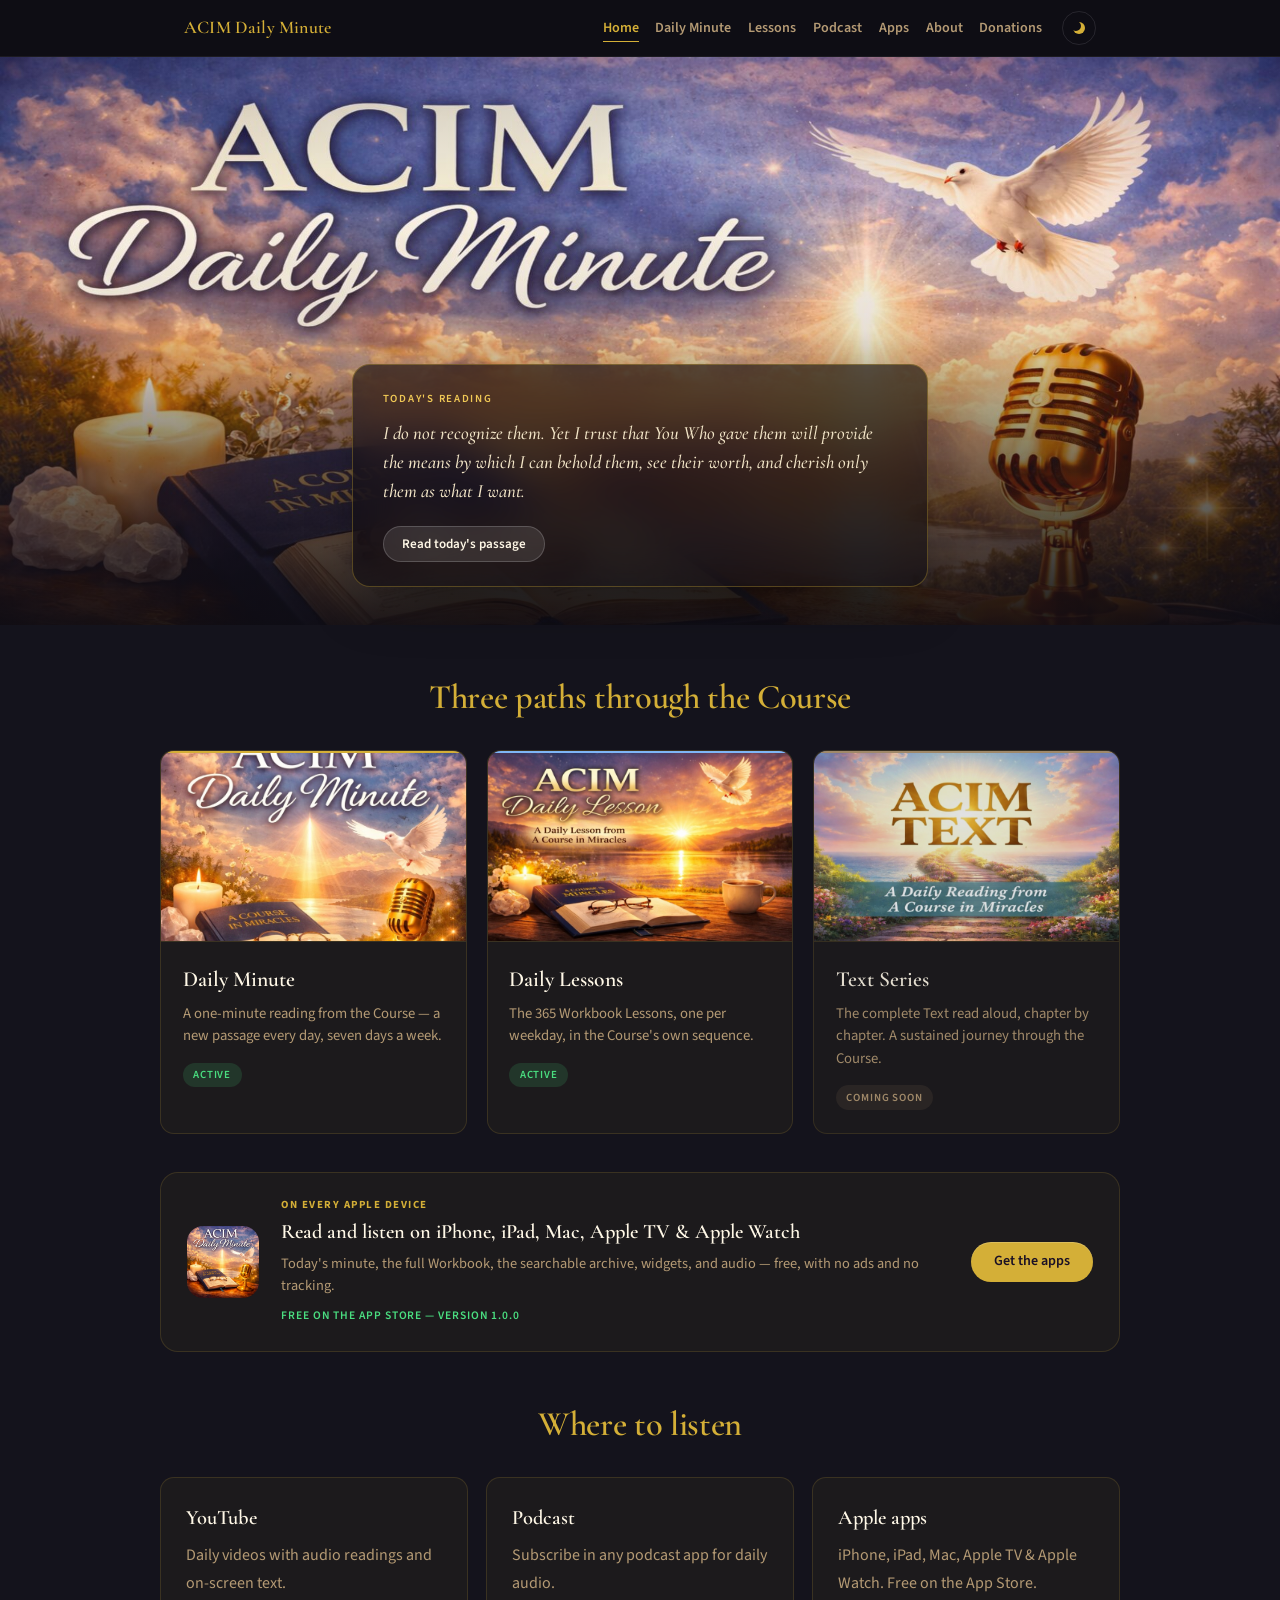
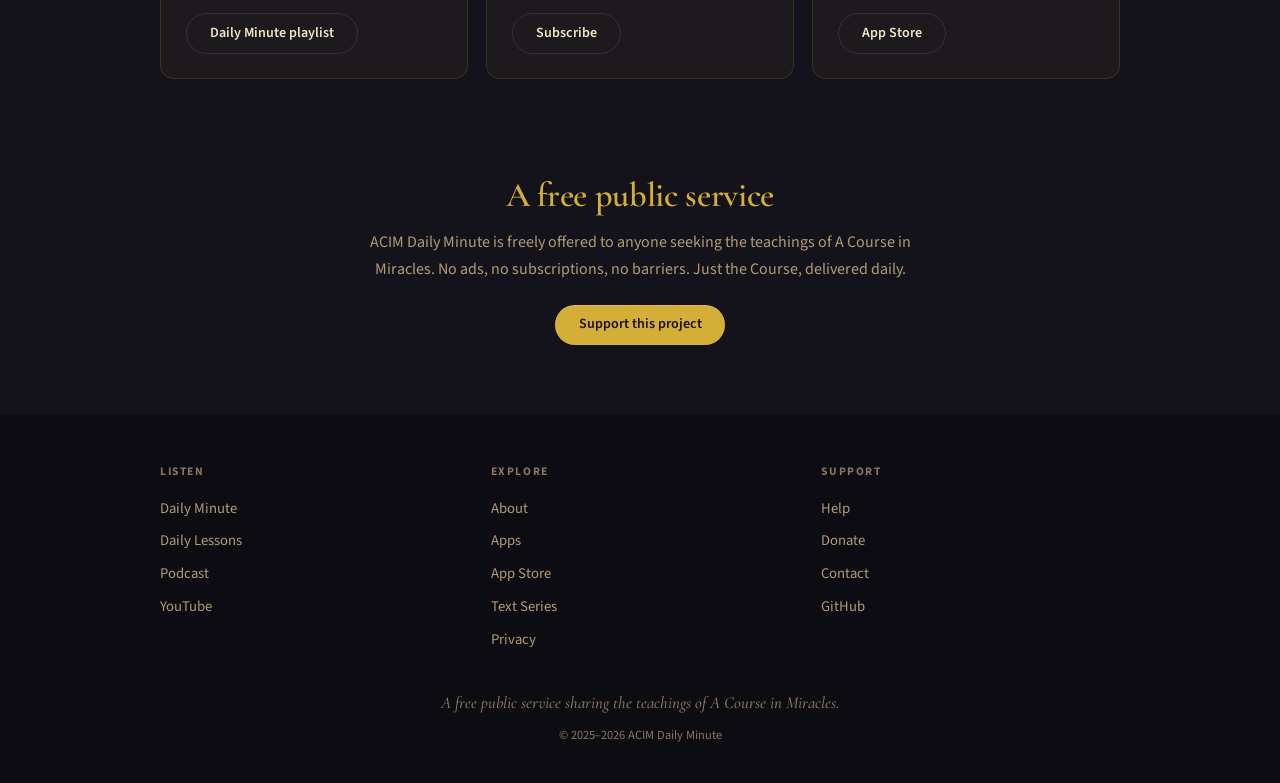
<file: docs/index.html>
<!DOCTYPE html>
<html lang="en" data-theme="dark">
<head>
    <meta charset="UTF-8">
    <meta name="viewport" content="width=device-width, initial-scale=1.0">
    <meta name="theme-color" content="#14131c">
    <title>ACIM Daily Minute — Daily Readings from A Course in Miracles</title>

    <meta name="description" content="Free daily readings from A Course in Miracles. Listen to one-minute audio passages, follow the 365 Workbook Lessons, and explore the complete Text — delivered daily via YouTube, podcast, and web.">
    <meta name="author" content="ACIM Daily Minute">
    <link rel="canonical" href="https://www.acimdailyminute.org/">

    <meta property="og:title" content="ACIM Daily Minute — Daily Readings from A Course in Miracles">
    <meta property="og:description" content="Free daily readings from A Course in Miracles. Audio passages, Workbook Lessons, and more — delivered daily.">
    <meta property="og:type" content="website">
    <meta property="og:url" content="https://www.acimdailyminute.org/">
    <meta property="og:site_name" content="ACIM Daily Minute">
    <meta property="og:image" content="https://www.acimdailyminute.org/assets/og-image.png">
    <meta property="og:image:width" content="1200">
    <meta property="og:image:height" content="630">
    <meta property="og:locale" content="en_US">

    <meta name="twitter:card" content="summary_large_image">
    <meta name="twitter:title" content="ACIM Daily Minute — Daily Readings from A Course in Miracles">
    <meta name="twitter:description" content="Free daily readings from A Course in Miracles. Audio passages, Workbook Lessons, and more — delivered daily.">
    <meta name="twitter:image" content="https://www.acimdailyminute.org/assets/og-image.png">

    <link rel="icon" type="image/svg+xml" href="favicon.svg">
    <link rel="apple-touch-icon" sizes="180x180" href="assets/apple-touch-icon.png">
    <meta name="apple-mobile-web-app-title" content="ACIM Daily Minute">
    <link rel="alternate" type="application/rss+xml" title="ACIM Daily Minute podcast" href="https://www.acimdailyminute.org/podcast-minute.xml">
    <link rel="alternate" type="application/rss+xml" title="ACIM Daily Lessons podcast" href="https://www.acimdailyminute.org/podcast-lessons.xml">
    <link rel="preload" as="image" href="assets/hero-daily-minute.jpg" media="(min-width: 769px)">
    <link rel="preload" as="image" href="assets/hero-daily-minute-portrait.jpg" media="(max-width: 768px)">

    <script src="theme.js"></script>
    <link rel="stylesheet" href="style.css">

    <script type="application/ld+json">
    {
        "@context": "https://schema.org",
        "@type": "WebSite",
        "name": "ACIM Daily Minute",
        "url": "https://www.acimdailyminute.org/",
        "description": "Free daily readings from A Course in Miracles. One-minute audio passages, the 365 Workbook Lessons, and more.",
        "inLanguage": "en"
    }
    </script>
</head>
<body>
<a href="#main-content" class="skip-link">Skip to content</a>

<nav class="site-nav" aria-label="Main">
    <div class="site-nav__inner">
        <a href="index.html" class="site-nav__logo">ACIM Daily Minute</a>
        <ul class="site-nav__links">
            <li><a href="index.html" aria-current="page">Home</a></li>
            <li><a href="daily-minute.html">Daily Minute</a></li>
            <li><a href="lessons.html">Lessons</a></li>
            <li><a href="podcast.html">Podcast</a></li>
            <li><a href="apps.html">Apps</a></li>
            <li><a href="about.html">About</a></li>
            <li><a href="donations.html">Donations</a></li>
        </ul>
        <button type="button" class="theme-toggle" aria-label="Switch to light theme"></button>
        <button type="button" class="site-nav__toggle" aria-label="Open menu" aria-controls="nav-overlay" aria-expanded="false">
            <span></span><span></span><span></span>
        </button>
    </div>
</nav>
<div id="nav-overlay" class="site-nav__overlay" role="dialog" aria-modal="true" aria-label="Menu">
    <button type="button" class="site-nav__close" aria-label="Close menu">&times;</button>
    <a href="index.html" aria-current="page">Home</a>
    <a href="daily-minute.html">Daily Minute</a>
    <a href="lessons.html">Lessons</a>
    <a href="podcast.html">Podcast</a>
    <a href="apps.html">Apps</a>
    <a href="about.html">About</a>
    <a href="donations.html">Donations</a>
    <button type="button" class="theme-toggle--overlay">Light theme</button>
</div>

<main id="main-content">
<section class="hero hero--photo">
    <h1 class="sr-only">ACIM Daily Minute — daily readings from A Course in Miracles</h1>

    <div class="glass-card">
        <div class="glass-card__label">Today's Reading</div>
        <div class="glass-card__passage">
            There is no order of difficulty in miracles. One is not “harder” or “bigger” than another. They are all the same. All expressions of love are maximal.
        </div>
        <div class="glass-card__actions">
            <a href="daily-minute.html" class="btn btn--ghost-light">Read today's passage</a>
        </div>
    </div>
</section>

<section class="container section">
    <h2 class="section__title">Three paths through the Course</h2>

    <div class="stream-cards">
        <a href="daily-minute.html" class="stream-card stream-card--gold stream-card--photo">
            <img class="stream-card__thumb" src="assets/art-minute.jpg" alt="" width="760" height="760">
            <div class="stream-card__inner">
                <div class="stream-card__title">Daily Minute</div>
                <p class="stream-card__desc">A one-minute reading from the Course — a new passage every day, seven days a week.</p>
                <span class="stream-card__badge stream-card__badge--active">Active</span>
            </div>
        </a>

        <a href="lessons.html" class="stream-card stream-card--blue stream-card--photo">
            <img class="stream-card__thumb" src="assets/art-lesson.jpg" alt="" width="900" height="506">
            <div class="stream-card__inner">
                <div class="stream-card__title">Daily Lessons</div>
                <p class="stream-card__desc">The 365 Workbook Lessons, one per weekday, in the Course's own sequence.</p>
                <span class="stream-card__badge stream-card__badge--active">Active</span>
            </div>
        </a>

        <a href="text-series.html" class="stream-card stream-card--muted stream-card--photo">
            <img class="stream-card__thumb" src="assets/art-text.jpg" alt="" width="900" height="506">
            <div class="stream-card__inner">
                <div class="stream-card__title">Text Series</div>
                <p class="stream-card__desc">The complete Text read aloud, chapter by chapter. A sustained journey through the Course.</p>
                <span class="stream-card__badge stream-card__badge--soon">Coming soon</span>
            </div>
        </a>
    </div>

    <div class="app-band">
        <img class="app-band__icon" src="assets/app-icon.png" alt="ACIM Daily Minute app icon" width="76" height="76">
        <div class="app-band__body">
            <div class="app-band__kicker">On every Apple device</div>
            <div class="app-band__title">Read and listen on iPhone, iPad, Mac, Apple TV &amp; Apple Watch</div>
            <p class="app-band__desc">Today's minute, the full Workbook, the searchable archive, widgets, and audio — free, with no ads and no tracking.</p>
            <span class="app-band__tag">Free on the App Store — Version 1.0.0</span>
        </div>
        <a href="apps.html" class="btn btn--primary">Get the apps</a>
    </div>
</section>

<section class="container section section--tight">
    <h2 class="section__title">Where to listen</h2>

    <div class="card-grid">
        <div class="card">
            <div class="listen-name">YouTube</div>
            <p class="text-muted">Daily videos with audio readings and on-screen text.</p>
            <a href="https://www.youtube.com/watch?v=SrOOCbNXrwI&amp;list=PLP1KDMu51tB7o5hMs2ck69gZZidrg-ltD" class="btn btn--outline" rel="noopener noreferrer">Daily Minute playlist</a>
        </div>
        <div class="card">
            <div class="listen-name">Podcast</div>
            <p class="text-muted">Subscribe in any podcast app for daily audio.</p>
            <a href="podcast.html" class="btn btn--outline">Subscribe</a>
        </div>
        <div class="card">
            <div class="listen-name">Apple apps</div>
            <p class="text-muted">iPhone, iPad, Mac, Apple TV &amp; Apple Watch. Free on the App Store.</p>
            <a href="https://apps.apple.com/us/app/acim-daily-minute/id6810867237" class="btn btn--outline" rel="noopener noreferrer">App Store</a>
        </div>
    </div>
</section>

<section class="container cta-section">
    <h2 class="cta-section__title">A free public service</h2>
    <p class="cta-section__desc">ACIM Daily Minute is freely offered to anyone seeking the teachings of A Course in Miracles. No ads, no subscriptions, no barriers. Just the Course, delivered daily.</p>
    <a href="donations.html" class="btn btn--primary">Support this project</a>
</section>
</main>

<footer class="site-footer">
    <div class="site-footer__inner">
        <div class="site-footer__grid">
            <div>
                <p class="site-footer__heading">Listen</p>
                <ul class="site-footer__col">
                    <li><a href="daily-minute.html">Daily Minute</a></li>
                    <li><a href="lessons.html">Daily Lessons</a></li>
                    <li><a href="podcast.html">Podcast</a></li>
                    <li><a href="https://www.youtube.com/watch?v=SrOOCbNXrwI&amp;list=PLP1KDMu51tB7o5hMs2ck69gZZidrg-ltD" rel="noopener noreferrer">YouTube</a></li>
                </ul>
            </div>
            <div>
                <p class="site-footer__heading">Explore</p>
                <ul class="site-footer__col">
                    <li><a href="about.html">About</a></li>
                    <li><a href="apps.html">Apps</a></li>
                    <li><a href="https://apps.apple.com/us/app/acim-daily-minute/id6810867237" rel="noopener noreferrer">App Store</a></li>
                    <li><a href="text-series.html">Text Series</a></li>
                    <li><a href="privacy.html">Privacy</a></li>
                </ul>
            </div>
            <div>
                <p class="site-footer__heading">Support</p>
                <ul class="site-footer__col">
                    <li><a href="support.html">Help</a></li>
                    <li><a href="donations.html">Donate</a></li>
                    <li><a href="mailto:podcast@acimdailyminute.org">Contact</a></li>
                    <li><a href="https://github.com/larryseyer/ACIM-Daily-Minute" rel="noopener noreferrer">GitHub</a></li>
                </ul>
            </div>
        </div>
        <p class="site-footer__tagline">A free public service sharing the teachings of A Course in Miracles.</p>
        <p class="site-footer__copy">&copy; 2025–2026 ACIM Daily Minute</p>
    </div>
</footer>

<script>
    fetch('daily-minute.json')
        .then(function(r) { return r.ok ? r.json() : Promise.reject(); })
        .then(function(data) {
            if (!data.text) return;
            var el = document.querySelector('.glass-card__passage');
            if (!el) return;
            var text = normalizeAcimText(data.text);
            var sentences = text.match(/[^.!?]+[.!?]+/g);
            if (sentences && sentences.length > 2) {
                text = sentences.slice(0, 2).join('').trim();
            }
            el.textContent = text;
        })
        .catch(function() { /* keep static fallback */ });
</script>
</body>
</html>
</file>
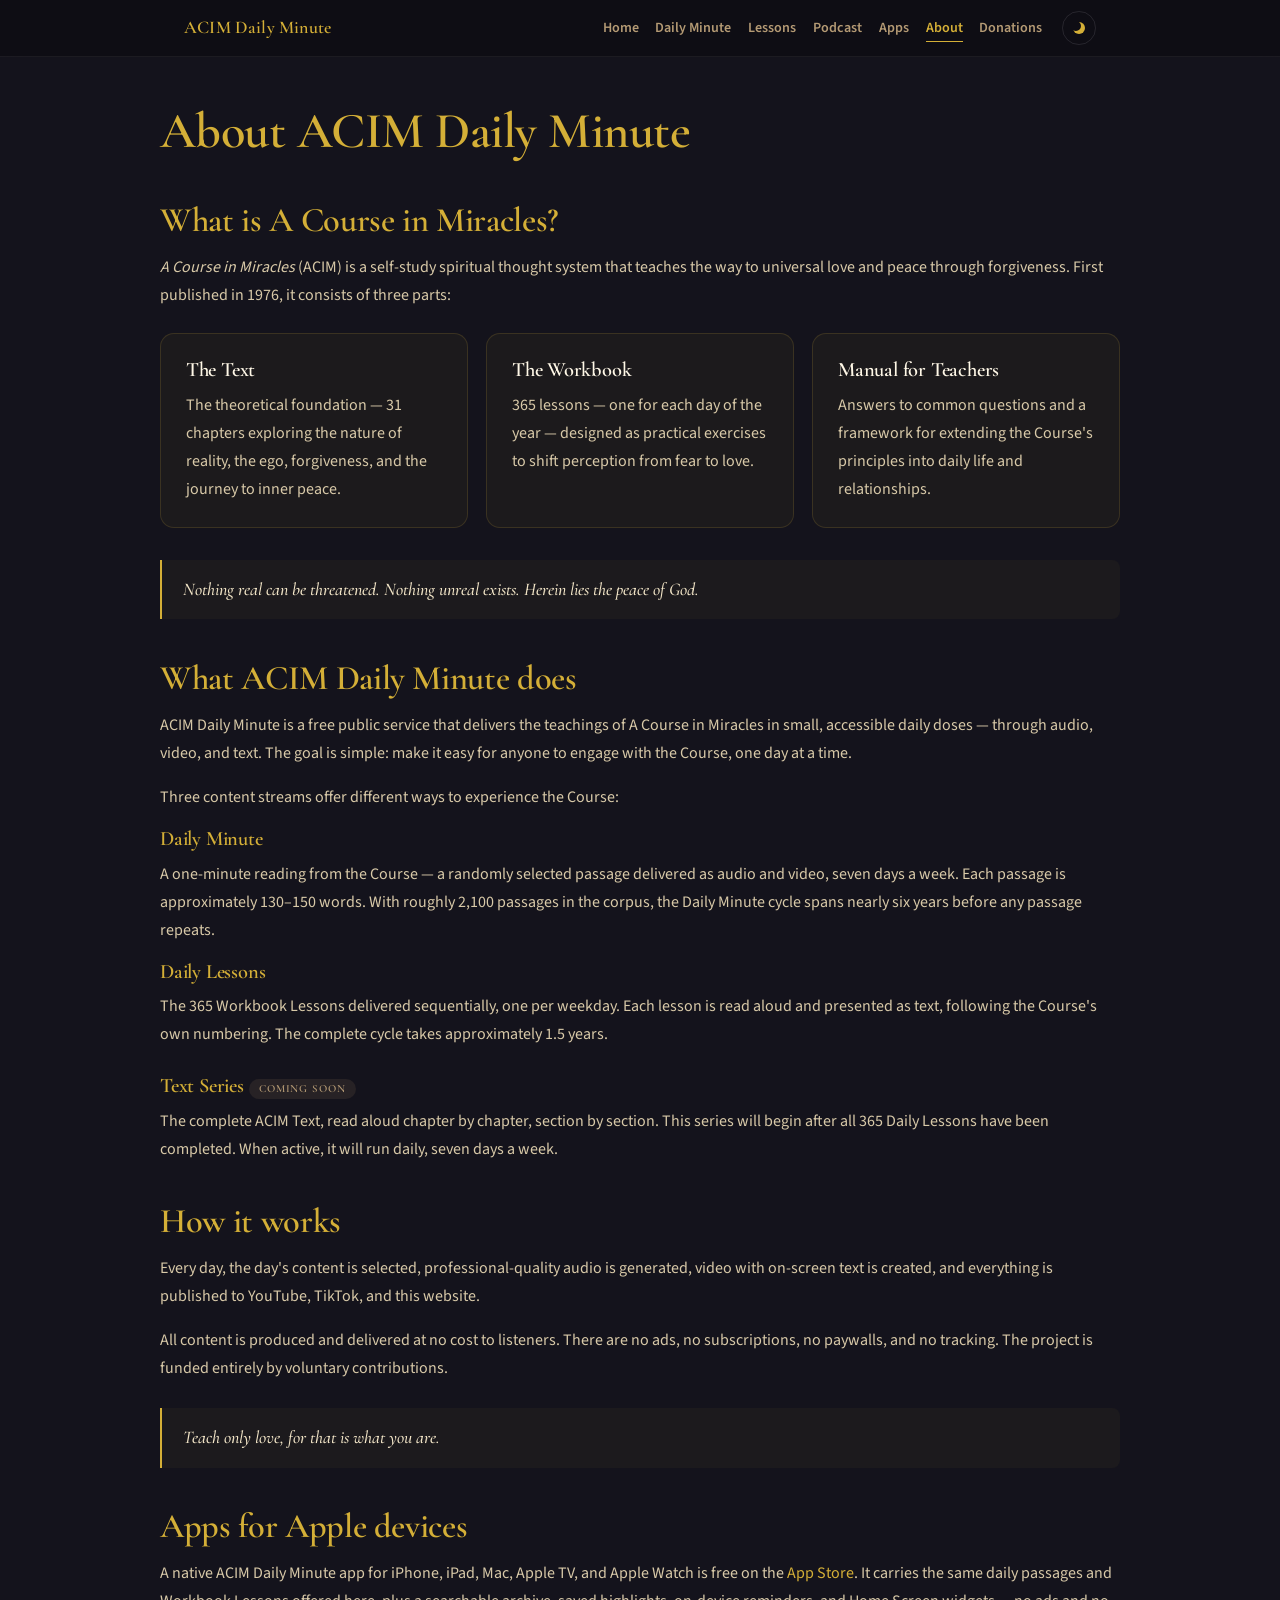
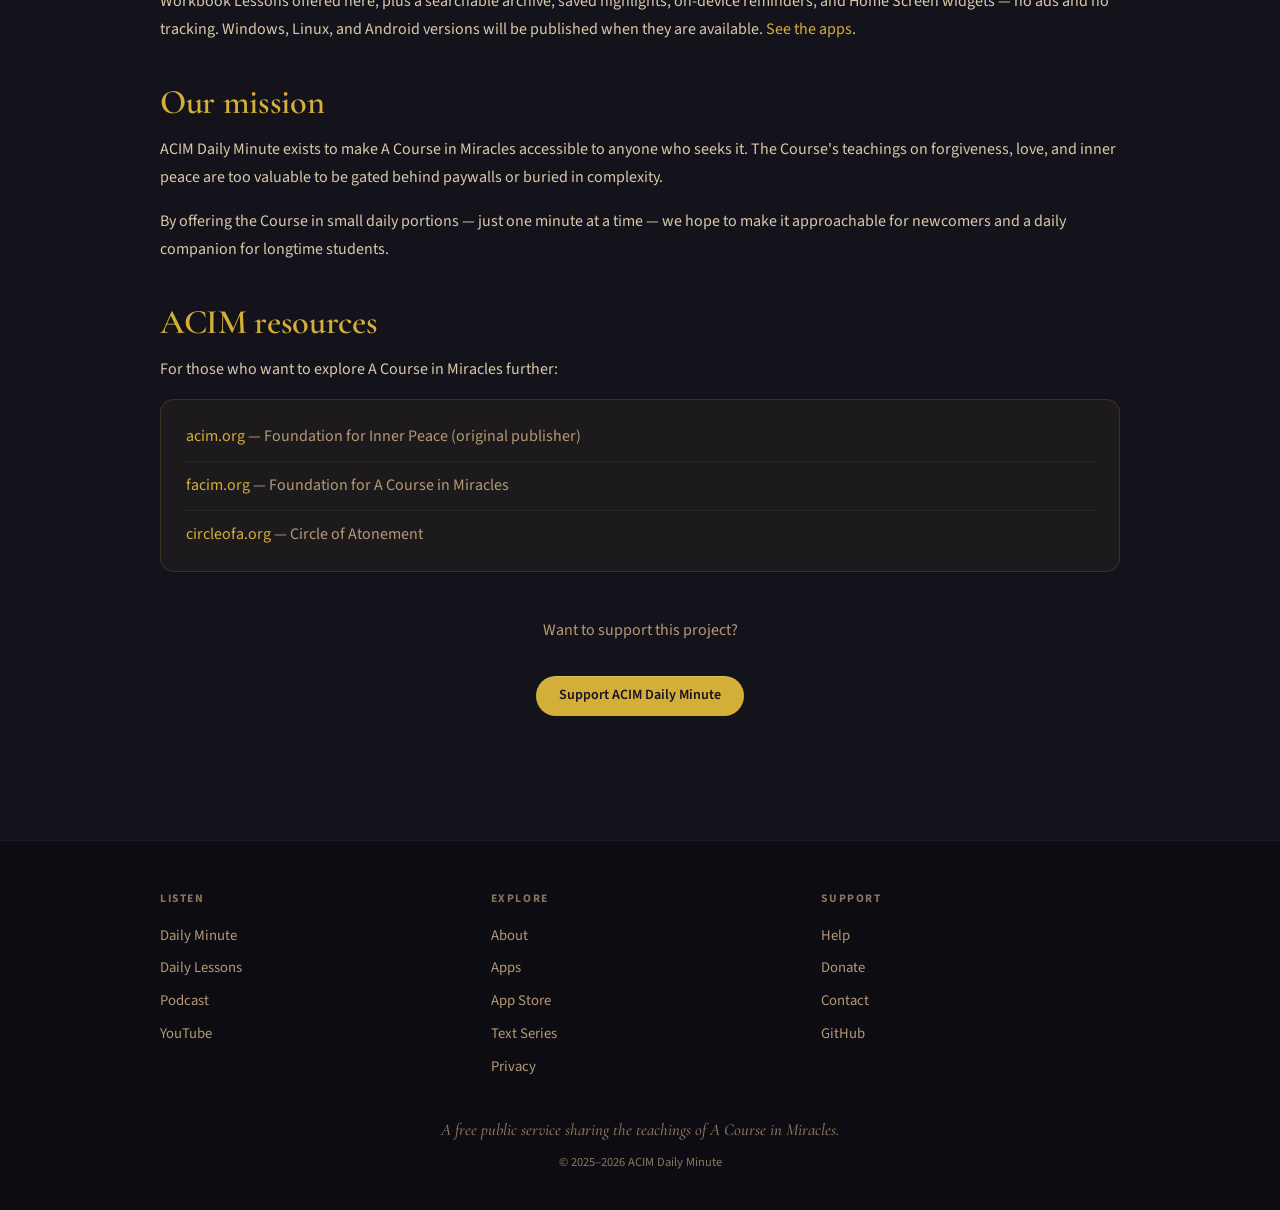
<file: docs/about.html>
<!DOCTYPE html>
<html lang="en" data-theme="dark">
<head>
    <meta charset="UTF-8">
    <meta name="viewport" content="width=device-width, initial-scale=1.0">
    <meta name="theme-color" content="#14131c">
    <title>About — ACIM Daily Minute</title>

    <meta name="description" content="Learn about ACIM Daily Minute — a free public service delivering daily readings from A Course in Miracles via audio, video, podcast, and web.">
    <meta name="author" content="ACIM Daily Minute">
    <link rel="canonical" href="https://www.acimdailyminute.org/about.html">

    <meta property="og:title" content="About — ACIM Daily Minute">
    <meta property="og:description" content="A free public service delivering daily readings from A Course in Miracles via audio, video, podcast, and web.">
    <meta property="og:type" content="website">
    <meta property="og:url" content="https://www.acimdailyminute.org/about.html">
    <meta property="og:site_name" content="ACIM Daily Minute">
    <meta property="og:image" content="https://www.acimdailyminute.org/assets/og-image.png">
    <meta property="og:image:width" content="1200">
    <meta property="og:image:height" content="630">
    <meta property="og:locale" content="en_US">

    <meta name="twitter:card" content="summary_large_image">
    <meta name="twitter:title" content="About — ACIM Daily Minute">
    <meta name="twitter:description" content="A free public service delivering daily readings from A Course in Miracles via audio, video, podcast, and web.">
    <meta name="twitter:image" content="https://www.acimdailyminute.org/assets/og-image.png">

    <link rel="icon" type="image/svg+xml" href="favicon.svg">
    <link rel="apple-touch-icon" sizes="180x180" href="assets/apple-touch-icon.png">
    <meta name="apple-mobile-web-app-title" content="ACIM Daily Minute">

    <script src="theme.js"></script>
    <link rel="stylesheet" href="style.css">
</head>
<body>
<a href="#main-content" class="skip-link">Skip to content</a>

<nav class="site-nav" aria-label="Main">
    <div class="site-nav__inner">
        <a href="index.html" class="site-nav__logo">ACIM Daily Minute</a>
        <ul class="site-nav__links">
            <li><a href="index.html">Home</a></li>
            <li><a href="daily-minute.html">Daily Minute</a></li>
            <li><a href="lessons.html">Lessons</a></li>
            <li><a href="podcast.html">Podcast</a></li>
            <li><a href="apps.html">Apps</a></li>
            <li><a href="about.html" aria-current="page">About</a></li>
            <li><a href="donations.html">Donations</a></li>
        </ul>
        <button type="button" class="theme-toggle" aria-label="Switch to light theme"></button>
        <button type="button" class="site-nav__toggle" aria-label="Open menu" aria-controls="nav-overlay" aria-expanded="false">
            <span></span><span></span><span></span>
        </button>
    </div>
</nav>
<div id="nav-overlay" class="site-nav__overlay" role="dialog" aria-modal="true" aria-label="Menu">
    <button type="button" class="site-nav__close" aria-label="Close menu">&times;</button>
    <a href="index.html">Home</a>
    <a href="daily-minute.html">Daily Minute</a>
    <a href="lessons.html">Lessons</a>
    <a href="podcast.html">Podcast</a>
    <a href="apps.html">Apps</a>
    <a href="about.html" aria-current="page">About</a>
    <a href="donations.html">Donations</a>
    <button type="button" class="theme-toggle--overlay">Light theme</button>
</div>

<main id="main-content" class="container page">
    <h1>About ACIM Daily Minute</h1>

    <h2>What is A Course in Miracles?</h2>
    <p><em>A Course in Miracles</em> (ACIM) is a self-study spiritual thought system that teaches the way to universal love and peace through forgiveness. First published in 1976, it consists of three parts:</p>

    <div class="card-grid mb-4">
        <div class="card">
            <h3>The Text</h3>
            <p>The theoretical foundation — 31 chapters exploring the nature of reality, the ego, forgiveness, and the journey to inner peace.</p>
        </div>
        <div class="card">
            <h3>The Workbook</h3>
            <p>365 lessons — one for each day of the year — designed as practical exercises to shift perception from fear to love.</p>
        </div>
        <div class="card">
            <h3>Manual for Teachers</h3>
            <p>Answers to common questions and a framework for extending the Course's principles into daily life and relationships.</p>
        </div>
    </div>

    <div class="philosophy">
        <p>Nothing real can be threatened. Nothing unreal exists. Herein lies the peace of God.</p>
    </div>

    <h2>What ACIM Daily Minute does</h2>
    <p>ACIM Daily Minute is a free public service that delivers the teachings of A Course in Miracles in small, accessible daily doses — through audio, video, and text. The goal is simple: make it easy for anyone to engage with the Course, one day at a time.</p>
    <p>Three content streams offer different ways to experience the Course:</p>

    <h3>Daily Minute</h3>
    <p>A one-minute reading from the Course — a randomly selected passage delivered as audio and video, seven days a week. Each passage is approximately 130–150 words. With roughly 2,100 passages in the corpus, the Daily Minute cycle spans nearly six years before any passage repeats.</p>

    <h3>Daily Lessons</h3>
    <p>The 365 Workbook Lessons delivered sequentially, one per weekday. Each lesson is read aloud and presented as text, following the Course's own numbering. The complete cycle takes approximately 1.5 years.</p>

    <h3>Text Series <span class="stream-card__badge stream-card__badge--soon">Coming soon</span></h3>
    <p>The complete ACIM Text, read aloud chapter by chapter, section by section. This series will begin after all 365 Daily Lessons have been completed. When active, it will run daily, seven days a week.</p>

    <h2>How it works</h2>
    <p>Every day, the day's content is selected, professional-quality audio is generated, video with on-screen text is created, and everything is published to YouTube, TikTok, and this website.</p>
    <p>All content is produced and delivered at no cost to listeners. There are no ads, no subscriptions, no paywalls, and no tracking. The project is funded entirely by voluntary contributions.</p>

    <div class="philosophy">
        <p>Teach only love, for that is what you are.</p>
    </div>

    <h2>Apps for Apple devices</h2>
    <p>A native ACIM Daily Minute app for iPhone, iPad, Mac, Apple TV, and Apple Watch is free on the <a href="https://apps.apple.com/us/app/acim-daily-minute/id6810867237" rel="noopener noreferrer">App Store</a>. It carries the same daily passages and Workbook Lessons offered here, plus a searchable archive, saved highlights, on-device reminders, and Home Screen widgets — no ads and no tracking. Windows, Linux, and Android versions will be published when they are available. <a href="apps.html">See the apps</a>.</p>

    <h2>Our mission</h2>
    <p>ACIM Daily Minute exists to make A Course in Miracles accessible to anyone who seeks it. The Course's teachings on forgiveness, love, and inner peace are too valuable to be gated behind paywalls or buried in complexity.</p>
    <p>By offering the Course in small daily portions — just one minute at a time — we hope to make it approachable for newcomers and a daily companion for longtime students.</p>

    <h2>ACIM resources</h2>
    <p>For those who want to explore A Course in Miracles further:</p>
    <div class="card">
        <ul class="resource-list">
            <li>
                <a href="https://acim.org" rel="noopener noreferrer">acim.org</a>
                <span class="text-muted"> — Foundation for Inner Peace (original publisher)</span>
            </li>
            <li>
                <a href="https://facim.org" rel="noopener noreferrer">facim.org</a>
                <span class="text-muted"> — Foundation for A Course in Miracles</span>
            </li>
            <li>
                <a href="https://circleofa.org" rel="noopener noreferrer">circleofa.org</a>
                <span class="text-muted"> — Circle of Atonement</span>
            </li>
        </ul>
    </div>

    <div class="cta-section">
        <p class="text-muted">Want to support this project?</p>
        <a href="donations.html" class="btn btn--primary mt-2">Support ACIM Daily Minute</a>
    </div>
</main>

<footer class="site-footer">
    <div class="site-footer__inner">
        <div class="site-footer__grid">
            <div>
                <p class="site-footer__heading">Listen</p>
                <ul class="site-footer__col">
                    <li><a href="daily-minute.html">Daily Minute</a></li>
                    <li><a href="lessons.html">Daily Lessons</a></li>
                    <li><a href="podcast.html">Podcast</a></li>
                    <li><a href="https://www.youtube.com/watch?v=SrOOCbNXrwI&amp;list=PLP1KDMu51tB7o5hMs2ck69gZZidrg-ltD" rel="noopener noreferrer">YouTube</a></li>
                </ul>
            </div>
            <div>
                <p class="site-footer__heading">Explore</p>
                <ul class="site-footer__col">
                    <li><a href="about.html">About</a></li>
                    <li><a href="apps.html">Apps</a></li>
                    <li><a href="https://apps.apple.com/us/app/acim-daily-minute/id6810867237" rel="noopener noreferrer">App Store</a></li>
                    <li><a href="text-series.html">Text Series</a></li>
                    <li><a href="privacy.html">Privacy</a></li>
                </ul>
            </div>
            <div>
                <p class="site-footer__heading">Support</p>
                <ul class="site-footer__col">
                    <li><a href="support.html">Help</a></li>
                    <li><a href="donations.html">Donate</a></li>
                    <li><a href="mailto:podcast@acimdailyminute.org">Contact</a></li>
                    <li><a href="https://github.com/larryseyer/ACIM-Daily-Minute" rel="noopener noreferrer">GitHub</a></li>
                </ul>
            </div>
        </div>
        <p class="site-footer__tagline">A free public service sharing the teachings of A Course in Miracles.</p>
        <p class="site-footer__copy">&copy; 2025–2026 ACIM Daily Minute</p>
    </div>
</footer>
</body>
</html>
</file>
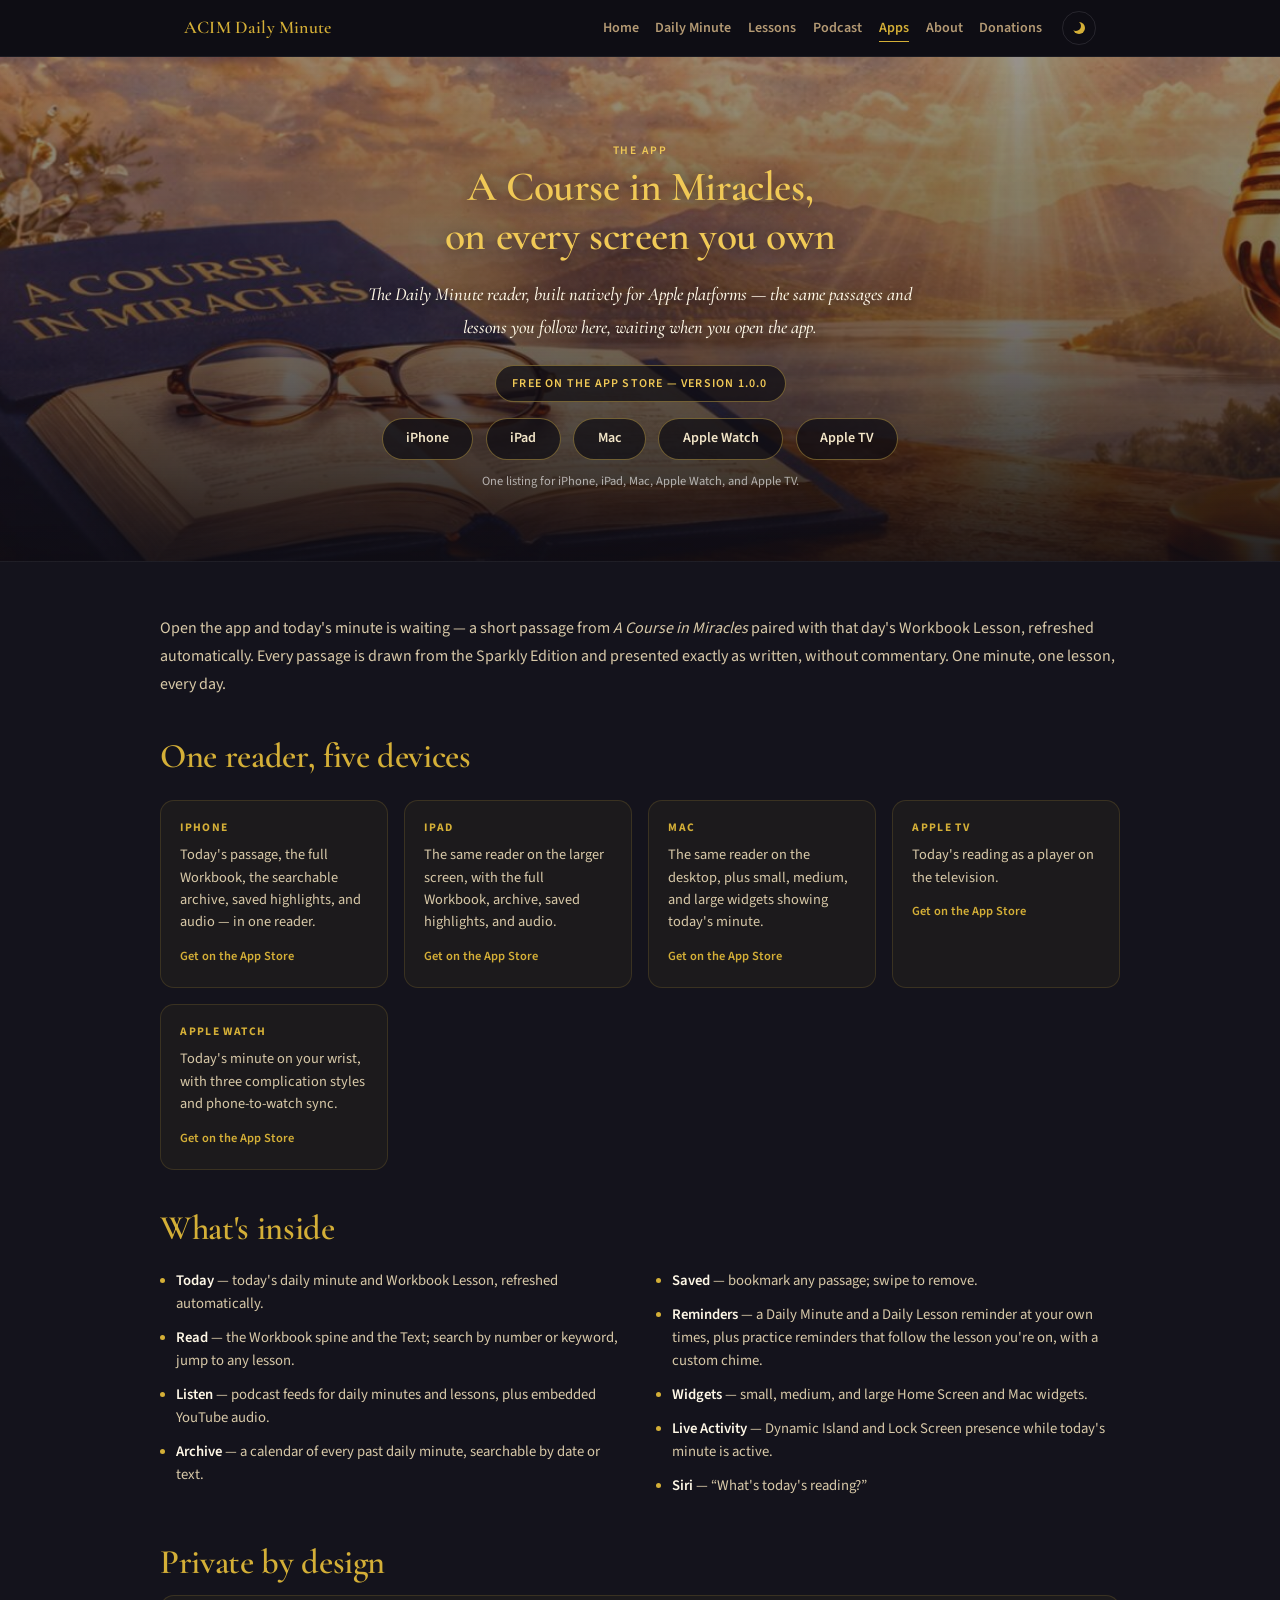
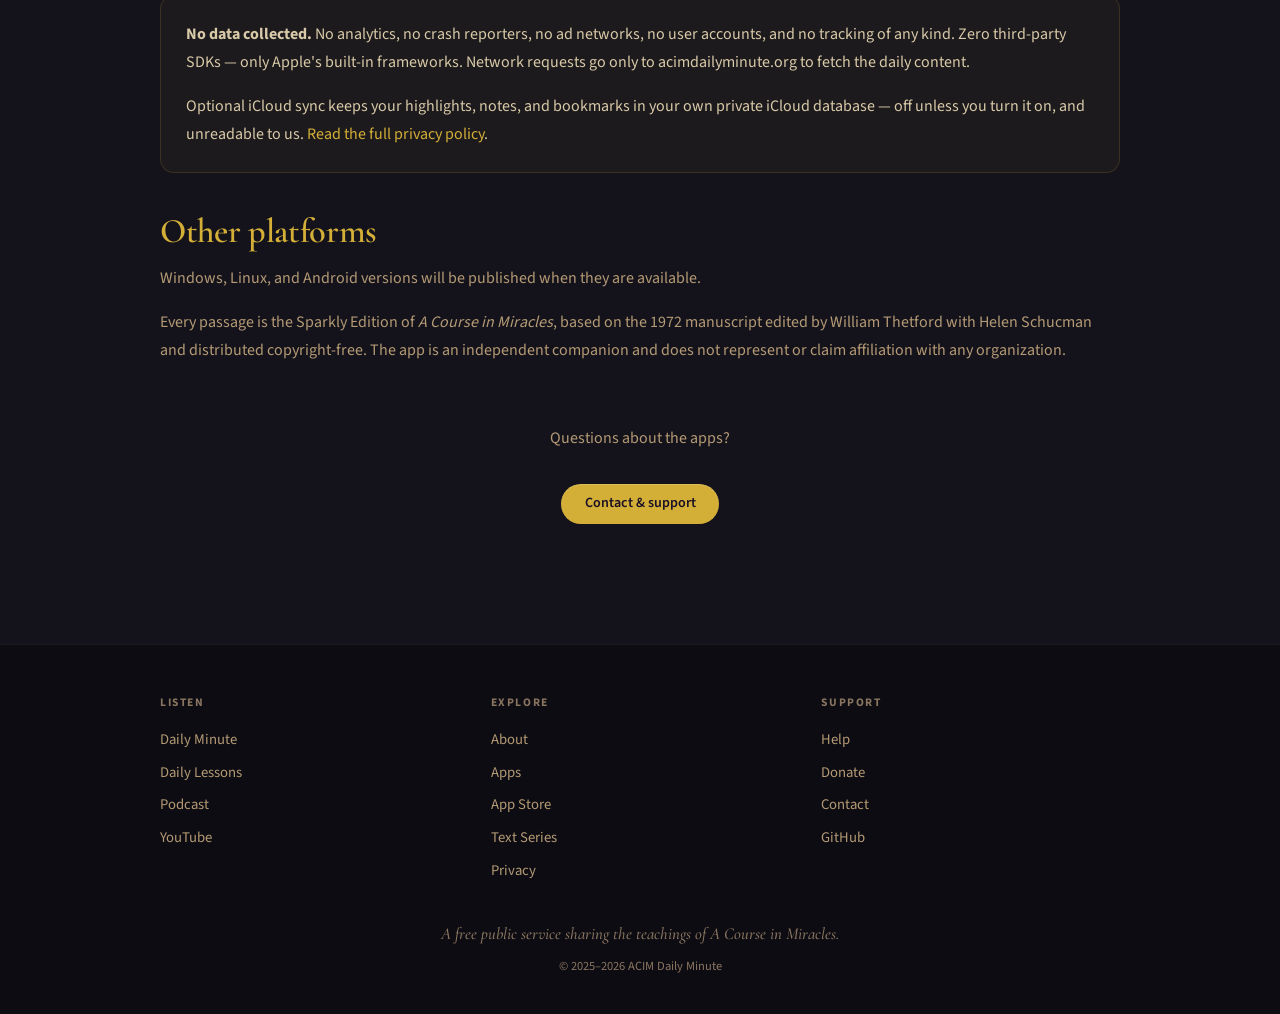
<file: docs/apps.html>
<!DOCTYPE html>
<html lang="en" data-theme="dark">
<head>
    <meta charset="UTF-8">
    <meta name="viewport" content="width=device-width, initial-scale=1.0">
    <meta name="theme-color" content="#14131c">
    <title>Apps — ACIM Daily Minute</title>

    <meta name="description" content="ACIM Daily Minute for iPhone, iPad, Mac, Apple TV, and Apple Watch. Today's passage, the full Workbook, a searchable archive, widgets, and audio — free on the App Store, with no ads and no tracking.">
    <meta name="author" content="ACIM Daily Minute">
    <link rel="canonical" href="https://www.acimdailyminute.org/apps.html">

    <meta property="og:title" content="Apps — ACIM Daily Minute">
    <meta property="og:description" content="ACIM Daily Minute for iPhone, iPad, Mac, Apple TV, and Apple Watch. Free on the App Store, with no ads and no tracking.">
    <meta property="og:type" content="website">
    <meta property="og:url" content="https://www.acimdailyminute.org/apps.html">
    <meta property="og:site_name" content="ACIM Daily Minute">
    <meta property="og:image" content="https://www.acimdailyminute.org/assets/og-image.png">
    <meta property="og:image:width" content="1200">
    <meta property="og:image:height" content="630">
    <meta property="og:locale" content="en_US">

    <meta name="twitter:card" content="summary_large_image">
    <meta name="twitter:title" content="Apps — ACIM Daily Minute">
    <meta name="twitter:description" content="ACIM Daily Minute for iPhone, iPad, Mac, Apple TV, and Apple Watch. Free on the App Store.">
    <meta name="twitter:image" content="https://www.acimdailyminute.org/assets/og-image.png">

    <link rel="icon" type="image/svg+xml" href="favicon.svg">
    <link rel="apple-touch-icon" sizes="180x180" href="assets/apple-touch-icon.png">
    <meta name="apple-mobile-web-app-title" content="ACIM Daily Minute">

    <script src="theme.js"></script>
    <link rel="stylesheet" href="style.css">

    <script type="application/ld+json">
    {
        "@context": "https://schema.org",
        "@type": "SoftwareApplication",
        "name": "ACIM Daily Minute",
        "operatingSystem": "iOS, iPadOS, macOS, tvOS, watchOS",
        "applicationCategory": "LifestyleApplication",
        "offers": {
            "@type": "Offer",
            "price": "0",
            "priceCurrency": "USD"
        },
        "downloadUrl": "https://apps.apple.com/us/app/acim-daily-minute/id6810867237",
        "url": "https://www.acimdailyminute.org/apps.html"
    }
    </script>
</head>
<body>
<a href="#main-content" class="skip-link">Skip to content</a>

<nav class="site-nav" aria-label="Main">
    <div class="site-nav__inner">
        <a href="index.html" class="site-nav__logo">ACIM Daily Minute</a>
        <ul class="site-nav__links">
            <li><a href="index.html">Home</a></li>
            <li><a href="daily-minute.html">Daily Minute</a></li>
            <li><a href="lessons.html">Lessons</a></li>
            <li><a href="podcast.html">Podcast</a></li>
            <li><a href="apps.html" aria-current="page">Apps</a></li>
            <li><a href="about.html">About</a></li>
            <li><a href="donations.html">Donations</a></li>
        </ul>
        <button type="button" class="theme-toggle" aria-label="Switch to light theme"></button>
        <button type="button" class="site-nav__toggle" aria-label="Open menu" aria-controls="nav-overlay" aria-expanded="false">
            <span></span><span></span><span></span>
        </button>
    </div>
</nav>
<div id="nav-overlay" class="site-nav__overlay" role="dialog" aria-modal="true" aria-label="Menu">
    <button type="button" class="site-nav__close" aria-label="Close menu">&times;</button>
    <a href="index.html">Home</a>
    <a href="daily-minute.html">Daily Minute</a>
    <a href="lessons.html">Lessons</a>
    <a href="podcast.html">Podcast</a>
    <a href="apps.html" aria-current="page">Apps</a>
    <a href="about.html">About</a>
    <a href="donations.html">Donations</a>
    <button type="button" class="theme-toggle--overlay">Light theme</button>
</div>

<main id="main-content">
<header class="apps-hero">
    <span class="label">The App</span>
    <h1>A Course in Miracles, on every screen you own</h1>
    <p class="apps-hero__lede">The Daily Minute reader, built natively for Apple platforms — the same passages and lessons you follow here, waiting when you open the app.</p>
    <span class="store-pill">Free on the App Store — Version 1.0.0</span>
    <div class="store-buttons">
        <a href="https://apps.apple.com/us/app/acim-daily-minute/id6810867237?platform=iphone" class="btn" rel="noopener noreferrer">iPhone</a>
        <a href="https://apps.apple.com/us/app/acim-daily-minute/id6810867237?platform=ipad" class="btn" rel="noopener noreferrer">iPad</a>
        <a href="https://apps.apple.com/us/app/acim-daily-minute/id6810867237?platform=mac" class="btn" rel="noopener noreferrer">Mac</a>
        <a href="https://apps.apple.com/us/app/acim-daily-minute/id6810867237?platform=appleWatch" class="btn" rel="noopener noreferrer">Apple Watch</a>
        <a href="https://apps.apple.com/us/app/acim-daily-minute/id6810867237?platform=appleTV" class="btn" rel="noopener noreferrer">Apple TV</a>
    </div>
    <p class="store-note">One listing for iPhone, iPad, Mac, Apple Watch, and Apple TV.</p>
</header>

<section class="container section">
    <p>Open the app and today's minute is waiting — a short passage from <em>A Course in Miracles</em> paired with that day's Workbook Lesson, refreshed automatically. Every passage is drawn from the Sparkly Edition and presented exactly as written, without commentary. One minute, one lesson, every day.</p>

    <h2>One reader, five devices</h2>
    <div class="device-grid">
        <div class="device">
            <div class="device__name">iPhone</div>
            <p class="device__desc">Today's passage, the full Workbook, the searchable archive, saved highlights, and audio — in one reader.</p>
            <a class="device__store" href="https://apps.apple.com/us/app/acim-daily-minute/id6810867237?platform=iphone" rel="noopener noreferrer">Get on the App Store</a>
        </div>
        <div class="device">
            <div class="device__name">iPad</div>
            <p class="device__desc">The same reader on the larger screen, with the full Workbook, archive, saved highlights, and audio.</p>
            <a class="device__store" href="https://apps.apple.com/us/app/acim-daily-minute/id6810867237?platform=ipad" rel="noopener noreferrer">Get on the App Store</a>
        </div>
        <div class="device">
            <div class="device__name">Mac</div>
            <p class="device__desc">The same reader on the desktop, plus small, medium, and large widgets showing today's minute.</p>
            <a class="device__store" href="https://apps.apple.com/us/app/acim-daily-minute/id6810867237?platform=mac" rel="noopener noreferrer">Get on the App Store</a>
        </div>
        <div class="device">
            <div class="device__name">Apple TV</div>
            <p class="device__desc">Today's reading as a player on the television.</p>
            <a class="device__store" href="https://apps.apple.com/us/app/acim-daily-minute/id6810867237?platform=appleTV" rel="noopener noreferrer">Get on the App Store</a>
        </div>
        <div class="device">
            <div class="device__name">Apple Watch</div>
            <p class="device__desc">Today's minute on your wrist, with three complication styles and phone-to-watch sync.</p>
            <a class="device__store" href="https://apps.apple.com/us/app/acim-daily-minute/id6810867237?platform=appleWatch" rel="noopener noreferrer">Get on the App Store</a>
        </div>
    </div>

    <h2>What's inside</h2>
    <ul class="feature-columns">
        <li><strong>Today</strong> — today's daily minute and Workbook Lesson, refreshed automatically.</li>
        <li><strong>Read</strong> — the Workbook spine and the Text; search by number or keyword, jump to any lesson.</li>
        <li><strong>Listen</strong> — podcast feeds for daily minutes and lessons, plus embedded YouTube audio.</li>
        <li><strong>Archive</strong> — a calendar of every past daily minute, searchable by date or text.</li>
        <li><strong>Saved</strong> — bookmark any passage; swipe to remove.</li>
        <li><strong>Reminders</strong> — a Daily Minute and a Daily Lesson reminder at your own times, plus practice reminders that follow the lesson you're on, with a custom chime.</li>
        <li><strong>Widgets</strong> — small, medium, and large Home Screen and Mac widgets.</li>
        <li><strong>Live Activity</strong> — Dynamic Island and Lock Screen presence while today's minute is active.</li>
        <li><strong>Siri</strong> — “What's today's reading?”</li>
    </ul>

    <h2>Private by design</h2>
    <div class="card">
        <p><strong>No data collected.</strong> No analytics, no crash reporters, no ad networks, no user accounts, and no tracking of any kind. Zero third-party SDKs — only Apple's built-in frameworks. Network requests go only to acimdailyminute.org to fetch the daily content.</p>
        <p>Optional iCloud sync keeps your highlights, notes, and bookmarks in your own private iCloud database — off unless you turn it on, and unreadable to us. <a href="privacy.html">Read the full privacy policy</a>.</p>
    </div>

    <h2>Other platforms</h2>
    <p class="text-muted">Windows, Linux, and Android versions will be published when they are available.</p>
    <p class="text-muted">Every passage is the Sparkly Edition of <em>A Course in Miracles</em>, based on the 1972 manuscript edited by William Thetford with Helen Schucman and distributed copyright-free. The app is an independent companion and does not represent or claim affiliation with any organization.</p>

    <div class="cta-section">
        <p class="text-muted">Questions about the apps?</p>
        <a href="support.html" class="btn btn--primary mt-2">Contact &amp; support</a>
    </div>
</section>
</main>

<footer class="site-footer">
    <div class="site-footer__inner">
        <div class="site-footer__grid">
            <div>
                <p class="site-footer__heading">Listen</p>
                <ul class="site-footer__col">
                    <li><a href="daily-minute.html">Daily Minute</a></li>
                    <li><a href="lessons.html">Daily Lessons</a></li>
                    <li><a href="podcast.html">Podcast</a></li>
                    <li><a href="https://www.youtube.com/watch?v=SrOOCbNXrwI&amp;list=PLP1KDMu51tB7o5hMs2ck69gZZidrg-ltD" rel="noopener noreferrer">YouTube</a></li>
                </ul>
            </div>
            <div>
                <p class="site-footer__heading">Explore</p>
                <ul class="site-footer__col">
                    <li><a href="about.html">About</a></li>
                    <li><a href="apps.html">Apps</a></li>
                    <li><a href="https://apps.apple.com/us/app/acim-daily-minute/id6810867237" rel="noopener noreferrer">App Store</a></li>
                    <li><a href="text-series.html">Text Series</a></li>
                    <li><a href="privacy.html">Privacy</a></li>
                </ul>
            </div>
            <div>
                <p class="site-footer__heading">Support</p>
                <ul class="site-footer__col">
                    <li><a href="support.html">Help</a></li>
                    <li><a href="donations.html">Donate</a></li>
                    <li><a href="mailto:podcast@acimdailyminute.org">Contact</a></li>
                    <li><a href="https://github.com/larryseyer/ACIM-Daily-Minute" rel="noopener noreferrer">GitHub</a></li>
                </ul>
            </div>
        </div>
        <p class="site-footer__tagline">A free public service sharing the teachings of A Course in Miracles.</p>
        <p class="site-footer__copy">&copy; 2025–2026 ACIM Daily Minute</p>
    </div>
</footer>
</body>
</html>
</file>
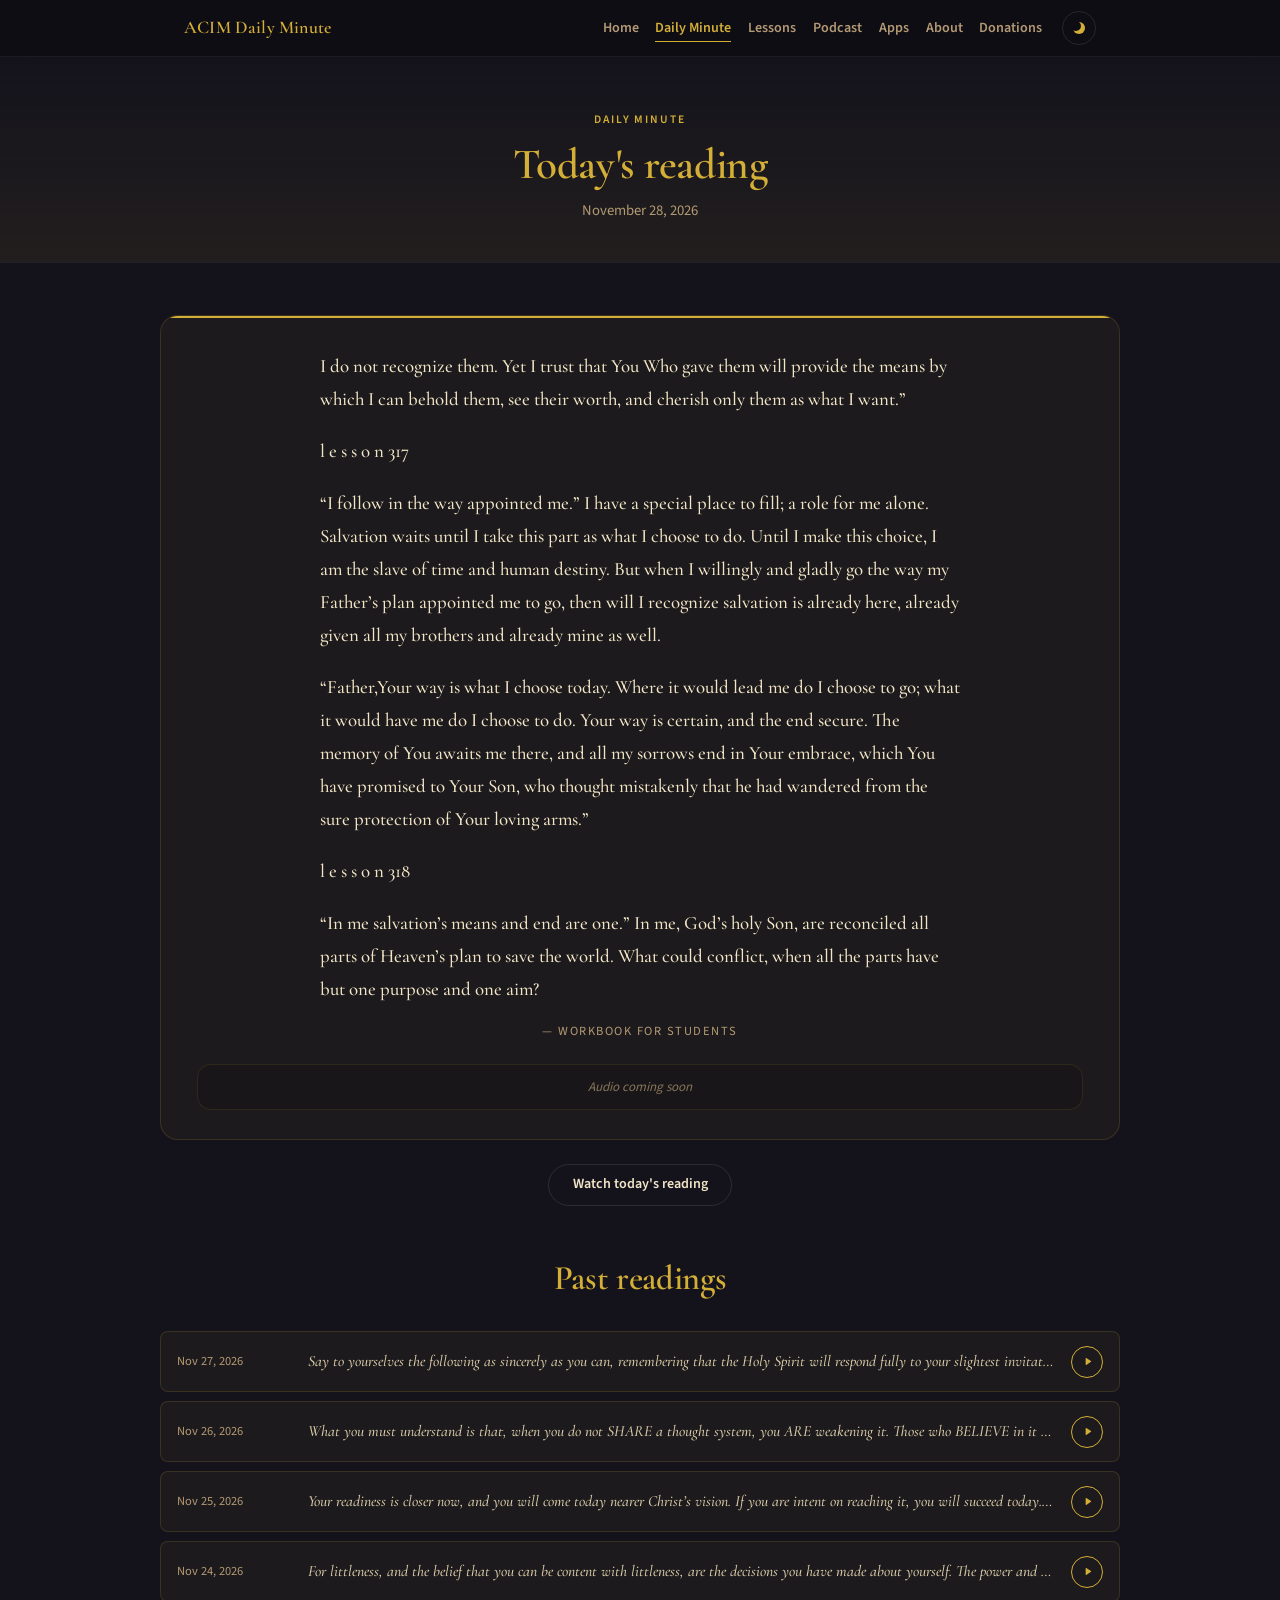
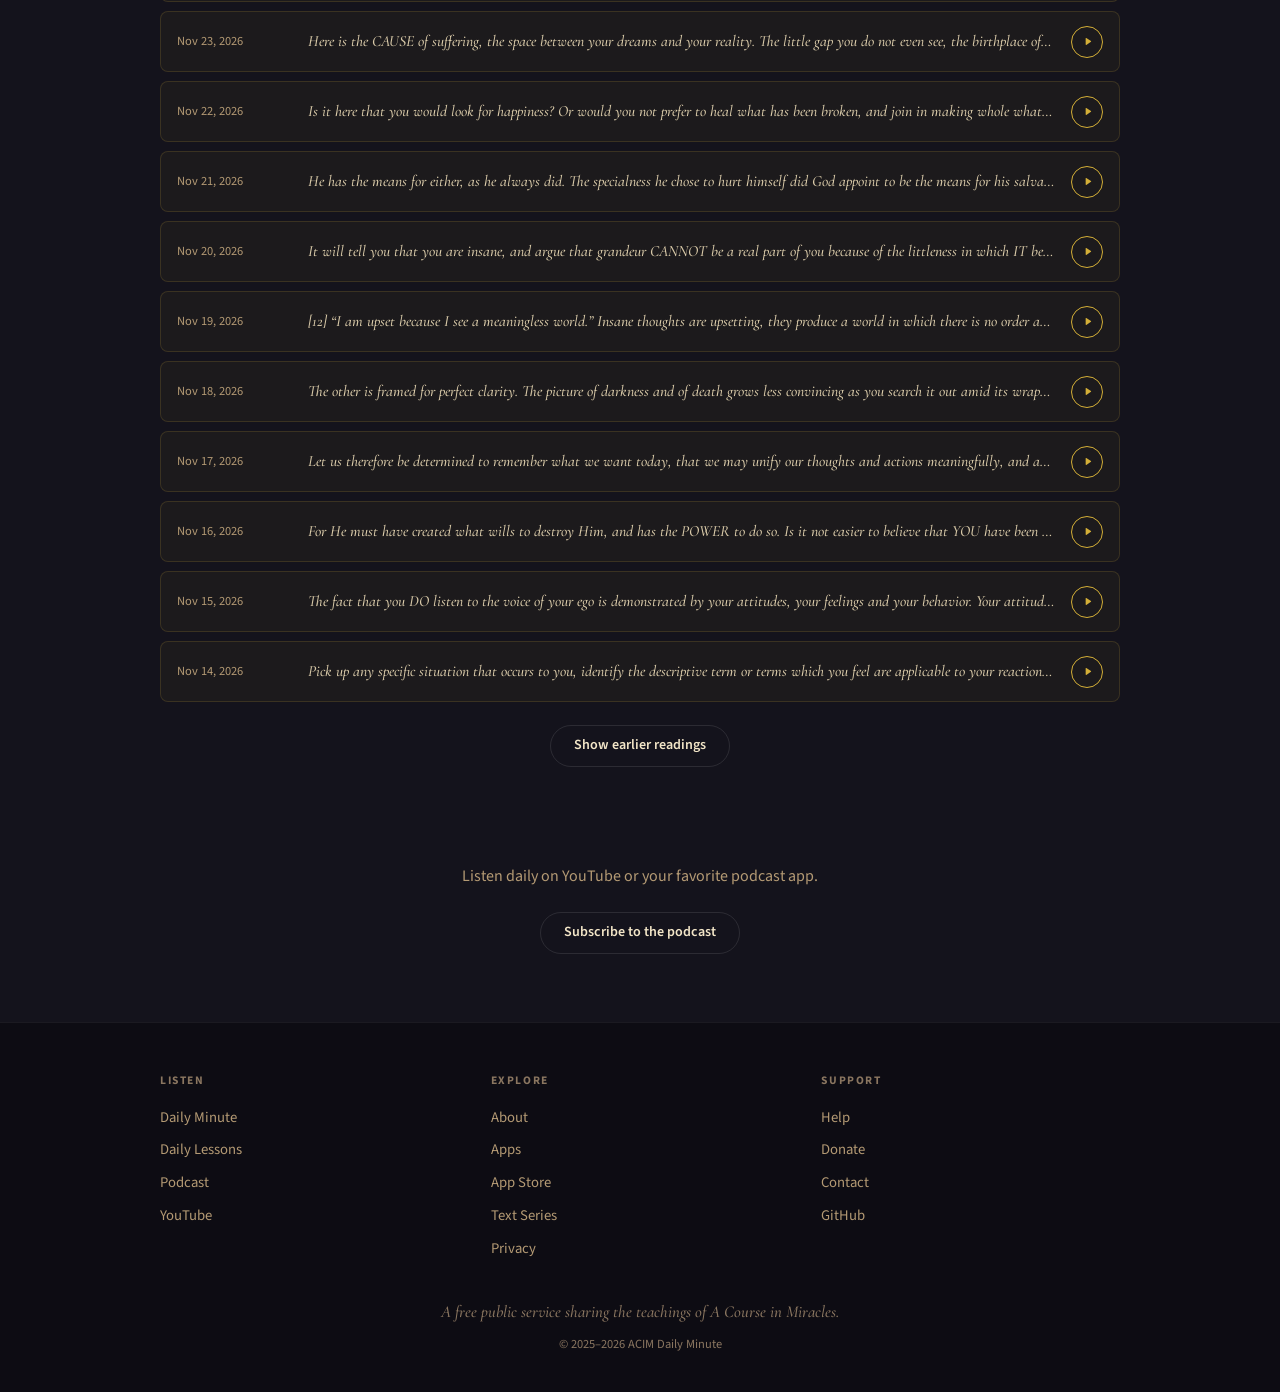
<file: docs/daily-minute.html>
<!DOCTYPE html>
<html lang="en" data-theme="dark">
<head>
    <meta charset="UTF-8">
    <meta name="viewport" content="width=device-width, initial-scale=1.0">
    <meta name="theme-color" content="#14131c">
    <title>Daily Minute — ACIM Daily Minute</title>

    <meta name="description" content="Today's Daily Minute reading from A Course in Miracles. Listen to a one-minute audio passage and explore past readings.">
    <meta name="author" content="ACIM Daily Minute">
    <link rel="canonical" href="https://www.acimdailyminute.org/daily-minute.html">

    <meta property="og:title" content="Daily Minute — ACIM Daily Minute">
    <meta property="og:description" content="Today's Daily Minute reading from A Course in Miracles. Listen to a one-minute audio passage.">
    <meta property="og:type" content="website">
    <meta property="og:url" content="https://www.acimdailyminute.org/daily-minute.html">
    <meta property="og:site_name" content="ACIM Daily Minute">
    <meta property="og:image" content="https://www.acimdailyminute.org/assets/og-image.png">
    <meta property="og:image:width" content="1200">
    <meta property="og:image:height" content="630">
    <meta property="og:locale" content="en_US">

    <meta name="twitter:card" content="summary_large_image">
    <meta name="twitter:title" content="Daily Minute — ACIM Daily Minute">
    <meta name="twitter:description" content="Today's Daily Minute reading from A Course in Miracles.">
    <meta name="twitter:image" content="https://www.acimdailyminute.org/assets/og-image.png">

    <link rel="icon" type="image/svg+xml" href="favicon.svg">
    <link rel="apple-touch-icon" sizes="180x180" href="assets/apple-touch-icon.png">
    <meta name="apple-mobile-web-app-title" content="ACIM Daily Minute">

    <script src="theme.js"></script>
    <link rel="stylesheet" href="style.css">
</head>
<body>
<a href="#main-content" class="skip-link">Skip to content</a>

<nav class="site-nav" aria-label="Main">
    <div class="site-nav__inner">
        <a href="index.html" class="site-nav__logo">ACIM Daily Minute</a>
        <ul class="site-nav__links">
            <li><a href="index.html">Home</a></li>
            <li><a href="daily-minute.html" aria-current="page">Daily Minute</a></li>
            <li><a href="lessons.html">Lessons</a></li>
            <li><a href="podcast.html">Podcast</a></li>
            <li><a href="apps.html">Apps</a></li>
            <li><a href="about.html">About</a></li>
            <li><a href="donations.html">Donations</a></li>
        </ul>
        <button type="button" class="theme-toggle" aria-label="Switch to light theme"></button>
        <button type="button" class="site-nav__toggle" aria-label="Open menu" aria-controls="nav-overlay" aria-expanded="false">
            <span></span><span></span><span></span>
        </button>
    </div>
</nav>
<div id="nav-overlay" class="site-nav__overlay" role="dialog" aria-modal="true" aria-label="Menu">
    <button type="button" class="site-nav__close" aria-label="Close menu">&times;</button>
    <a href="index.html">Home</a>
    <a href="daily-minute.html" aria-current="page">Daily Minute</a>
    <a href="lessons.html">Lessons</a>
    <a href="podcast.html">Podcast</a>
    <a href="apps.html">Apps</a>
    <a href="about.html">About</a>
    <a href="donations.html">Donations</a>
    <button type="button" class="theme-toggle--overlay">Light theme</button>
</div>

<main id="main-content">
<section class="page-hero page-hero--gold">
    <span class="label">Daily Minute</span>
    <h1>Today's reading</h1>
    <p class="page-hero__date" id="reading-date"></p>
</section>

<section class="container section">
    <div class="reading-card" id="today-reading">
        <div class="reading-card__passage" id="reading-passage"></div>
        <div class="source-ref" id="reading-source"></div>
        <div class="audio-player" id="today-player"></div>
    </div>

    <div class="empty-state" id="empty-state" hidden>
        <div class="philosophy">
            <p>Be patient, for you will know when the time of healing is accomplished.</p>
        </div>
        <p class="text-muted">Today's reading will appear here soon.</p>
    </div>

    <div class="reading-actions">
        <a id="youtube-link" href="https://www.youtube.com/watch?v=SrOOCbNXrwI&amp;list=PLP1KDMu51tB7o5hMs2ck69gZZidrg-ltD" class="btn btn--outline" rel="noopener noreferrer">Watch on YouTube</a>
    </div>
</section>

<section class="container section section--tight">
    <h2 class="section__title">Past readings</h2>
    <div class="archive-list" id="archive-list"></div>
</section>

<section class="container cta-section">
    <p class="cta-section__desc">Listen daily on YouTube or your favorite podcast app.</p>
    <a href="podcast.html" class="btn btn--outline">Subscribe to the podcast</a>
</section>
</main>

<footer class="site-footer">
    <div class="site-footer__inner">
        <div class="site-footer__grid">
            <div>
                <p class="site-footer__heading">Listen</p>
                <ul class="site-footer__col">
                    <li><a href="daily-minute.html">Daily Minute</a></li>
                    <li><a href="lessons.html">Daily Lessons</a></li>
                    <li><a href="podcast.html">Podcast</a></li>
                    <li><a href="https://www.youtube.com/watch?v=SrOOCbNXrwI&amp;list=PLP1KDMu51tB7o5hMs2ck69gZZidrg-ltD" rel="noopener noreferrer">YouTube</a></li>
                </ul>
            </div>
            <div>
                <p class="site-footer__heading">Explore</p>
                <ul class="site-footer__col">
                    <li><a href="about.html">About</a></li>
                    <li><a href="apps.html">Apps</a></li>
                    <li><a href="https://apps.apple.com/us/app/acim-daily-minute/id6810867237" rel="noopener noreferrer">App Store</a></li>
                    <li><a href="text-series.html">Text Series</a></li>
                    <li><a href="privacy.html">Privacy</a></li>
                </ul>
            </div>
            <div>
                <p class="site-footer__heading">Support</p>
                <ul class="site-footer__col">
                    <li><a href="support.html">Help</a></li>
                    <li><a href="donations.html">Donate</a></li>
                    <li><a href="mailto:podcast@acimdailyminute.org">Contact</a></li>
                    <li><a href="https://github.com/larryseyer/ACIM-Daily-Minute" rel="noopener noreferrer">GitHub</a></li>
                </ul>
            </div>
        </div>
        <p class="site-footer__tagline">A free public service sharing the teachings of A Course in Miracles.</p>
        <p class="site-footer__copy">&copy; 2025–2026 ACIM Daily Minute</p>
    </div>
</footer>

<script src="audio-player.js"></script>
<script>
var PLAY_ICON = '<svg viewBox="0 0 24 24" aria-hidden="true"><path d="M8 5.2v13.6c0 .7.8 1.1 1.4.7l10.2-6.8c.6-.4.6-1.2 0-1.6L9.4 4.5c-.6-.4-1.4 0-1.4.7z"/></svg>';

function showEmpty() {
    document.getElementById('today-reading').hidden = true;
    document.getElementById('empty-state').hidden = false;
}

function renderToday(data) {
    if (!data || !data.passage) {
        showEmpty();
        return;
    }
    document.getElementById('reading-date').textContent = formatAcimDate(data.date);
    renderAcimParagraphs(document.getElementById('reading-passage'), data.passage);
    var source = formatAcimSource(data.source);
    document.getElementById('reading-source').textContent = source ? '— ' + source : '';
    initAudioPlayer('#today-player', data.audioUrl);
    if (data.youtubeUrl) {
        var yt = document.getElementById('youtube-link');
        yt.href = data.youtubeUrl;
        yt.textContent = "Watch today's reading";
    }
}

function closeArchiveItems(except) {
    document.querySelectorAll('.archive-item.is-open').forEach(function (item) {
        if (item !== except) {
            item.classList.remove('is-open');
            var player = item.querySelector('.audio-player');
            if (player && player._acimPlayer) player._acimPlayer.pause();
        }
    });
}

function toggleArchiveItem(item, entry) {
    var open = item.classList.contains('is-open');
    closeArchiveItems(item);
    if (open) {
        item.classList.remove('is-open');
        item.setAttribute('aria-expanded', 'false');
        return;
    }
    item.classList.add('is-open');
    item.setAttribute('aria-expanded', 'true');
    if (!item.querySelector('.archive-item__detail')) {
        var detail = document.createElement('div');
        detail.className = 'archive-item__detail';
        var full = document.createElement('div');
        full.className = 'archive-item__full';
        renderAcimParagraphs(full, entry.passage);
        var player = document.createElement('div');
        player.className = 'audio-player';
        detail.appendChild(full);
        detail.appendChild(player);
        item.appendChild(detail);
        initAudioPlayer(player, entry.audioUrl);
    }
}

function bindArchiveItem(item, entry) {
    item.addEventListener('click', function (e) {
        if (e.target.closest('.archive-item__play')) return;
        toggleArchiveItem(item, entry);
    });
    item.addEventListener('keydown', function (e) {
        if (e.key === 'Enter' || e.key === ' ') {
            e.preventDefault();
            toggleArchiveItem(item, entry);
        }
    });
    item.querySelector('.archive-item__play').addEventListener('click', function (e) {
        e.stopPropagation();
        if (!item.classList.contains('is-open')) toggleArchiveItem(item, entry);
        var player = item.querySelector('.audio-player');
        if (player && player._acimPlayer) player._acimPlayer.play();
    });
}

function makeMinuteItem(entry) {
    var item = document.createElement('div');
    item.className = 'archive-item';
    item.setAttribute('role', 'button');
    item.setAttribute('tabindex', '0');
    item.setAttribute('aria-expanded', 'false');

    var date = document.createElement('span');
    date.className = 'archive-item__date';
    date.textContent = formatAcimDate(entry.date, 'short');

    var passage = document.createElement('span');
    passage.className = 'archive-item__passage';
    passage.textContent = normalizeAcimText(entry.passage);

    var play = document.createElement('button');
    play.type = 'button';
    play.className = 'archive-item__play';
    play.setAttribute('aria-label', 'Play reading from ' + formatAcimDate(entry.date));
    play.innerHTML = PLAY_ICON;

    item.appendChild(date);
    item.appendChild(passage);
    item.appendChild(play);
    bindArchiveItem(item, entry);
    return item;
}

function renderArchive(entries, todayDate) {
    var list = document.getElementById('archive-list');
    var seen = {};
    if (todayDate) seen[todayDate] = true;
    var filtered = [];
    entries.forEach(function (entry) {
        if (!entry.date || seen[entry.date]) return;
        seen[entry.date] = true;
        filtered.push(entry);
    });

    if (!filtered.length) {
        var empty = document.createElement('p');
        empty.className = 'archive-empty';
        empty.textContent = 'Past readings will collect here.';
        list.appendChild(empty);
        return;
    }

    var shown = 0;
    var step = 14;

    function addMore() {
        var moreBtn = list.querySelector('.archive-more');
        if (moreBtn) moreBtn.remove();
        filtered.slice(shown, shown + step).forEach(function (entry) {
            list.appendChild(makeMinuteItem(entry));
        });
        shown = Math.min(shown + step, filtered.length);
        if (shown < filtered.length) {
            var btn = document.createElement('button');
            btn.type = 'button';
            btn.className = 'btn btn--outline archive-more';
            btn.textContent = 'Show earlier readings';
            btn.addEventListener('click', addMore);
            list.appendChild(btn);
        }
    }

    addMore();
}

fetch('daily-minute.json')
    .then(function(r) {
        if (!r.ok) throw new Error('HTTP ' + r.status);
        return r.json();
    })
    .then(function(data) {
        renderToday({
            date: data.date,
            passage: data.text,
            source: data.source_reference,
            audioUrl: data.audio_url,
            youtubeUrl: data.youtube_url
        });
        if (data.archive && data.archive.length) {
            renderArchive(data.archive.map(function(entry) {
                return {
                    date: entry.date,
                    passage: entry.text,
                    source: entry.source_reference,
                    audioUrl: entry.audio_url
                };
            }), data.date);
        }
    })
    .catch(function(err) {
        console.warn('Failed to load daily-minute.json:', err);
        showEmpty();
    });
</script>
</body>
</html>
</file>
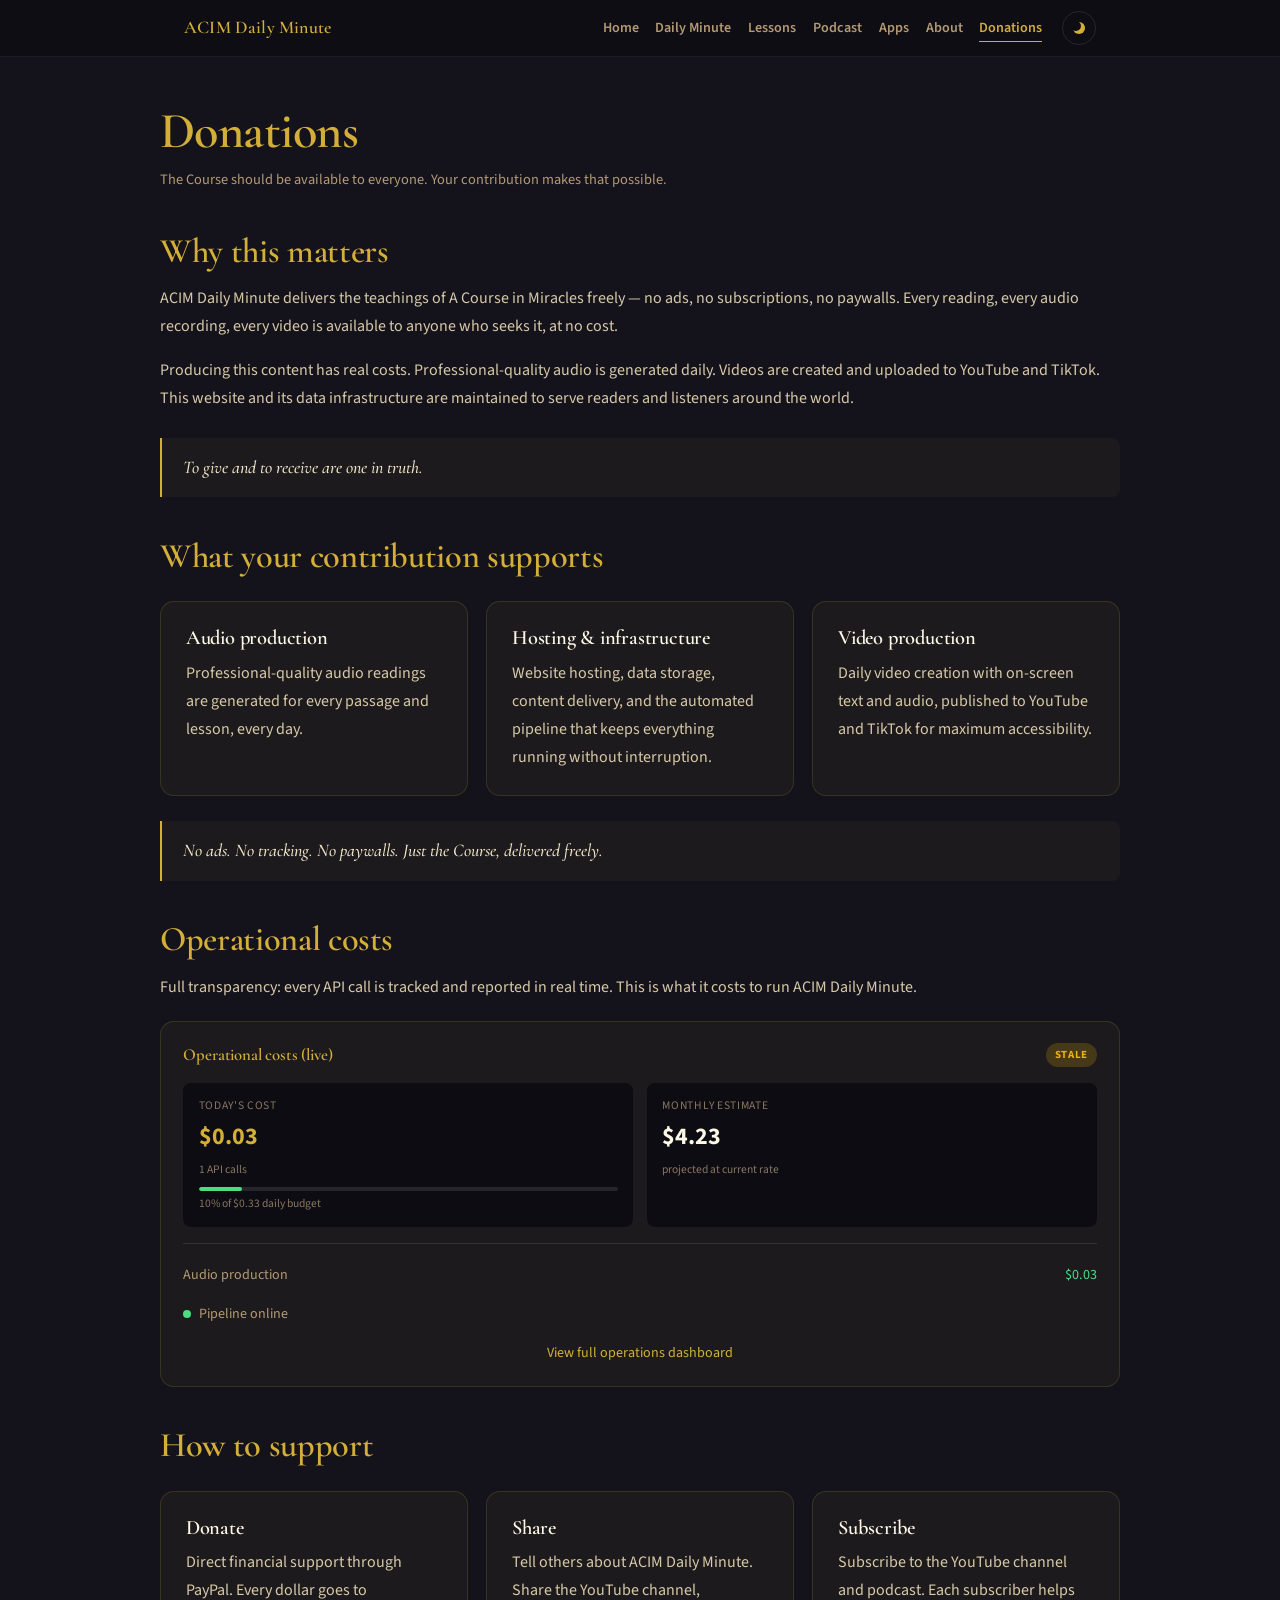
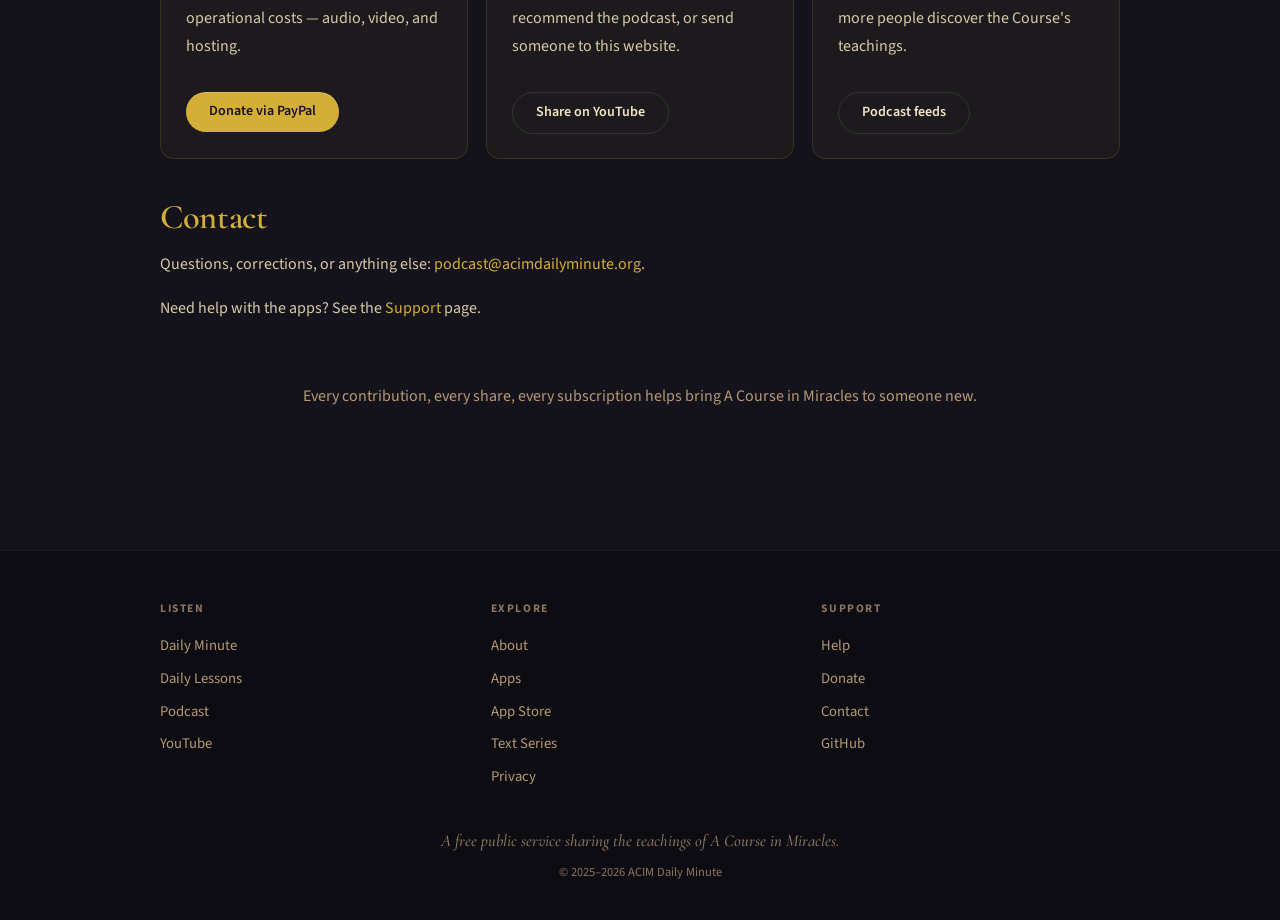
<file: docs/donations.html>
<!DOCTYPE html>
<html lang="en" data-theme="dark">
<head>
    <meta charset="UTF-8">
    <meta name="viewport" content="width=device-width, initial-scale=1.0">
    <meta name="theme-color" content="#14131c">
    <title>Donations — ACIM Daily Minute</title>

    <meta name="description" content="Donate to ACIM Daily Minute — a free, ad-free, viewer-supported service delivering daily readings from A Course in Miracles. Your contributions keep the Course accessible to all.">
    <meta name="author" content="ACIM Daily Minute">
    <link rel="canonical" href="https://www.acimdailyminute.org/donations.html">

    <meta property="og:title" content="Donations — ACIM Daily Minute">
    <meta property="og:description" content="A free, viewer-supported service delivering daily readings from A Course in Miracles. Your contributions keep the Course accessible to all.">
    <meta property="og:type" content="website">
    <meta property="og:url" content="https://www.acimdailyminute.org/donations.html">
    <meta property="og:site_name" content="ACIM Daily Minute">
    <meta property="og:image" content="https://www.acimdailyminute.org/assets/og-image.png">
    <meta property="og:image:width" content="1200">
    <meta property="og:image:height" content="630">
    <meta property="og:locale" content="en_US">

    <meta name="twitter:card" content="summary_large_image">
    <meta name="twitter:title" content="Donations — ACIM Daily Minute">
    <meta name="twitter:description" content="A free, viewer-supported service delivering daily readings from A Course in Miracles.">
    <meta name="twitter:image" content="https://www.acimdailyminute.org/assets/og-image.png">

    <link rel="icon" type="image/svg+xml" href="favicon.svg">
    <link rel="apple-touch-icon" sizes="180x180" href="assets/apple-touch-icon.png">
    <meta name="apple-mobile-web-app-title" content="ACIM Daily Minute">

    <script src="theme.js"></script>
    <link rel="stylesheet" href="style.css">
</head>
<body>
<a href="#main-content" class="skip-link">Skip to content</a>

<nav class="site-nav" aria-label="Main">
    <div class="site-nav__inner">
        <a href="index.html" class="site-nav__logo">ACIM Daily Minute</a>
        <ul class="site-nav__links">
            <li><a href="index.html">Home</a></li>
            <li><a href="daily-minute.html">Daily Minute</a></li>
            <li><a href="lessons.html">Lessons</a></li>
            <li><a href="podcast.html">Podcast</a></li>
            <li><a href="apps.html">Apps</a></li>
            <li><a href="about.html">About</a></li>
            <li><a href="donations.html" aria-current="page">Donations</a></li>
        </ul>
        <button type="button" class="theme-toggle" aria-label="Switch to light theme"></button>
        <button type="button" class="site-nav__toggle" aria-label="Open menu" aria-controls="nav-overlay" aria-expanded="false">
            <span></span><span></span><span></span>
        </button>
    </div>
</nav>
<div id="nav-overlay" class="site-nav__overlay" role="dialog" aria-modal="true" aria-label="Menu">
    <button type="button" class="site-nav__close" aria-label="Close menu">&times;</button>
    <a href="index.html">Home</a>
    <a href="daily-minute.html">Daily Minute</a>
    <a href="lessons.html">Lessons</a>
    <a href="podcast.html">Podcast</a>
    <a href="apps.html">Apps</a>
    <a href="about.html">About</a>
    <a href="donations.html" aria-current="page">Donations</a>
    <button type="button" class="theme-toggle--overlay">Light theme</button>
</div>

<main id="main-content" class="container page">
    <h1>Donations</h1>
    <p class="legal__meta">The Course should be available to everyone. Your contribution makes that possible.</p>

    <h2>Why this matters</h2>
    <p>ACIM Daily Minute delivers the teachings of A Course in Miracles freely — no ads, no subscriptions, no paywalls. Every reading, every audio recording, every video is available to anyone who seeks it, at no cost.</p>
    <p>Producing this content has real costs. Professional-quality audio is generated daily. Videos are created and uploaded to YouTube and TikTok. This website and its data infrastructure are maintained to serve readers and listeners around the world.</p>

    <div class="philosophy">
        <p>To give and to receive are one in truth.</p>
    </div>

    <h2>What your contribution supports</h2>
    <div class="card-grid">
        <div class="card">
            <h3>Audio production</h3>
            <p>Professional-quality audio readings are generated for every passage and lesson, every day.</p>
        </div>
        <div class="card">
            <h3>Hosting &amp; infrastructure</h3>
            <p>Website hosting, data storage, content delivery, and the automated pipeline that keeps everything running without interruption.</p>
        </div>
        <div class="card">
            <h3>Video production</h3>
            <p>Daily video creation with on-screen text and audio, published to YouTube and TikTok for maximum accessibility.</p>
        </div>
    </div>

    <div class="philosophy">
        <p>No ads. No tracking. No paywalls. Just the Course, delivered freely.</p>
    </div>

    <h2>Operational costs</h2>
    <p>Full transparency: every API call is tracked and reported in real time. This is what it costs to run ACIM Daily Minute.</p>

    <div class="costs-section">
        <div class="costs-header">
            <h3>Operational costs (live)</h3>
            <span class="live-badge" id="live-status">Loading...</span>
        </div>
        <div class="costs-grid">
            <div class="cost-item">
                <div class="cost-label">Today's cost</div>
                <div class="cost-value highlight" id="today-cost">--</div>
                <div class="cost-detail" id="today-calls">-- API calls</div>
                <div class="budget-bar">
                    <div class="budget-fill green" id="budget-fill" style="width: 0%"></div>
                </div>
                <div class="cost-detail" id="budget-text">-- of daily budget</div>
            </div>
            <div class="cost-item">
                <div class="cost-label">Monthly estimate</div>
                <div class="cost-value" id="month-estimate">--</div>
                <div class="cost-detail">projected at current rate</div>
            </div>
        </div>
        <div class="costs-breakdown">
            <div class="breakdown-row">
                <span class="breakdown-service">Audio production</span>
                <span class="breakdown-cost" id="elevenlabs-cost">--</span>
            </div>
        </div>
        <div class="status-row">
            <span class="status-dot" id="status-dot"></span>
            <span class="status-text" id="status-text">Checking status...</span>
        </div>
        <a class="dashboard-link" href="monitor.html">View full operations dashboard</a>
    </div>

    <h2>How to support</h2>
    <div class="card-grid">
        <div class="card">
            <h3>Donate</h3>
            <p>Direct financial support through PayPal. Every dollar goes to operational costs — audio, video, and hosting.</p>
            <a href="https://www.paypal.com/ncp/payment/68GC895Z6GUZ6" class="btn btn--primary mt-2" rel="noopener noreferrer">Donate via PayPal</a>
        </div>
        <div class="card">
            <h3>Share</h3>
            <p>Tell others about ACIM Daily Minute. Share the YouTube channel, recommend the podcast, or send someone to this website.</p>
            <a href="https://www.youtube.com/watch?v=SrOOCbNXrwI&amp;list=PLP1KDMu51tB7o5hMs2ck69gZZidrg-ltD" class="btn btn--outline mt-2" rel="noopener noreferrer">Share on YouTube</a>
        </div>
        <div class="card">
            <h3>Subscribe</h3>
            <p>Subscribe to the YouTube channel and podcast. Each subscriber helps more people discover the Course's teachings.</p>
            <a href="podcast.html" class="btn btn--outline mt-2">Podcast feeds</a>
        </div>
    </div>

    <h2>Contact</h2>
    <p>Questions, corrections, or anything else: <a href="mailto:podcast@acimdailyminute.org">podcast@acimdailyminute.org</a>.</p>
    <p>Need help with the apps? See the <a href="support.html">Support</a> page.</p>

    <div class="cta-section">
        <p class="text-muted">Every contribution, every share, every subscription helps bring A Course in Miracles to someone new.</p>
    </div>
</main>

<footer class="site-footer">
    <div class="site-footer__inner">
        <div class="site-footer__grid">
            <div>
                <p class="site-footer__heading">Listen</p>
                <ul class="site-footer__col">
                    <li><a href="daily-minute.html">Daily Minute</a></li>
                    <li><a href="lessons.html">Daily Lessons</a></li>
                    <li><a href="podcast.html">Podcast</a></li>
                    <li><a href="https://www.youtube.com/watch?v=SrOOCbNXrwI&amp;list=PLP1KDMu51tB7o5hMs2ck69gZZidrg-ltD" rel="noopener noreferrer">YouTube</a></li>
                </ul>
            </div>
            <div>
                <p class="site-footer__heading">Explore</p>
                <ul class="site-footer__col">
                    <li><a href="about.html">About</a></li>
                    <li><a href="apps.html">Apps</a></li>
                    <li><a href="https://apps.apple.com/us/app/acim-daily-minute/id6810867237" rel="noopener noreferrer">App Store</a></li>
                    <li><a href="text-series.html">Text Series</a></li>
                    <li><a href="privacy.html">Privacy</a></li>
                </ul>
            </div>
            <div>
                <p class="site-footer__heading">Support</p>
                <ul class="site-footer__col">
                    <li><a href="support.html">Help</a></li>
                    <li><a href="donations.html">Donate</a></li>
                    <li><a href="mailto:podcast@acimdailyminute.org">Contact</a></li>
                    <li><a href="https://github.com/larryseyer/ACIM-Daily-Minute" rel="noopener noreferrer">GitHub</a></li>
                </ul>
            </div>
        </div>
        <p class="site-footer__tagline">A free public service sharing the teachings of A Course in Miracles.</p>
        <p class="site-footer__copy">&copy; 2025–2026 ACIM Daily Minute</p>
    </div>
</footer>

<script>
    function formatCurrency(amount) {
        if (typeof amount !== 'number') return '$0.00';
        return '$' + amount.toFixed(2);
    }

    function formatUptime(seconds) {
        if (!seconds) return '--';
        var hours = Math.floor(seconds / 3600);
        var minutes = Math.floor((seconds % 3600) / 60);
        if (hours > 0) return hours + 'h ' + minutes + 'm uptime';
        return minutes + 'm uptime';
    }

    function loadCosts() {
        fetch('./monitor.json?t=' + Date.now())
            .then(function(response) {
                if (!response.ok) throw new Error('Not found');
                return response.json();
            })
            .then(function(data) {
                var dataTime = new Date(data.timestamp);
                // monitor.json is a daily snapshot; 26h flags a missed cron
                var isStale = (new Date() - dataTime) > 26 * 60 * 60 * 1000;
                var liveBadge = document.getElementById('live-status');

                if (isStale) {
                    liveBadge.textContent = 'Stale';
                    liveBadge.style.background = 'rgba(234, 179, 8, 0.2)';
                    liveBadge.style.color = '#eab308';
                } else {
                    liveBadge.textContent = 'Live';
                    liveBadge.style.background = 'rgba(34, 197, 94, 0.2)';
                    liveBadge.style.color = '#22c55e';
                }

                var costs = data.api_costs || {};
                var services = costs.today || {};

                document.getElementById('today-cost').textContent = formatCurrency(costs.total_usd);
                document.getElementById('month-estimate').textContent = formatCurrency(costs.month_estimate_usd);

                var budgetPct = costs.budget_pct || 0;
                var dailyBudget = costs.daily_budget || 5;
                var budgetFill = document.getElementById('budget-fill');
                budgetFill.style.width = Math.min(budgetPct, 100) + '%';
                budgetFill.className = 'budget-fill ' + (budgetPct < 50 ? 'green' : budgetPct < 80 ? 'yellow' : 'red');
                document.getElementById('budget-text').textContent = budgetPct.toFixed(0) + '% of $' + dailyBudget + ' daily budget';

                var totalCalls = 0;
                Object.keys(services).forEach(function(key) {
                    totalCalls += services[key].calls || 0;
                });
                document.getElementById('today-calls').textContent = totalCalls + ' API calls';

                var elevenlabs = services.elevenlabs || {};
                document.getElementById('elevenlabs-cost').textContent = formatCurrency(elevenlabs.cost_usd);

                var statusDot = document.getElementById('status-dot');
                var statusText = document.getElementById('status-text');
                var streamHealth = (data.status && data.status.stream_health) || 'unknown';

                if (streamHealth === 'online') {
                    statusDot.className = 'status-dot';
                    statusText.textContent = data.uptime_seconds
                        ? 'Pipeline online · ' + formatUptime(data.uptime_seconds)
                        : 'Pipeline online';
                } else if (streamHealth === 'offline') {
                    statusDot.className = 'status-dot offline';
                    statusText.textContent = 'Pipeline offline';
                } else {
                    statusDot.className = 'status-dot';
                    statusDot.style.background = '#64748b';
                    statusText.textContent = 'Status unknown';
                }
            })
            .catch(function() {
                document.getElementById('live-status').textContent = 'Offline';
                document.getElementById('live-status').style.background = 'rgba(239, 68, 68, 0.2)';
                document.getElementById('live-status').style.color = '#ef4444';
                document.getElementById('status-text').textContent = 'Could not load live data';
            });
    }

    loadCosts();
    setInterval(loadCosts, 30000);
</script>
</body>
</html>
</file>
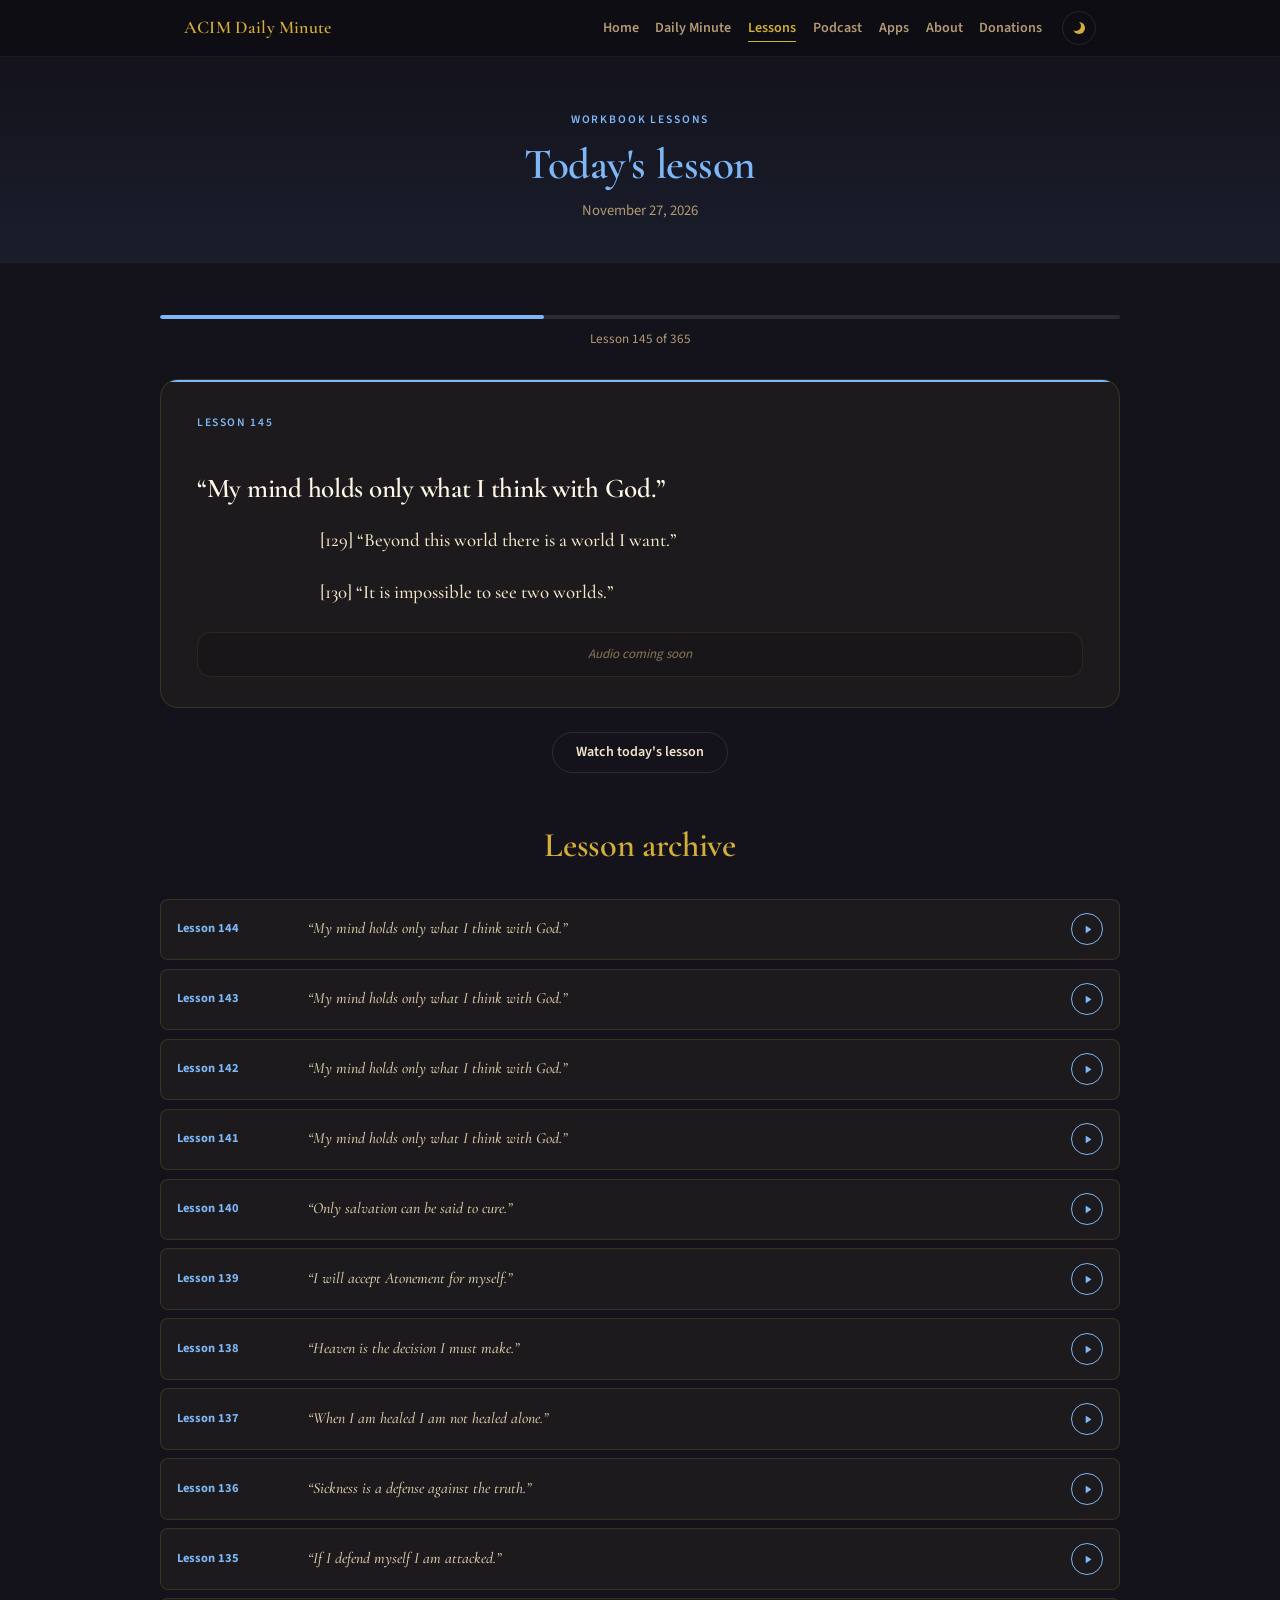
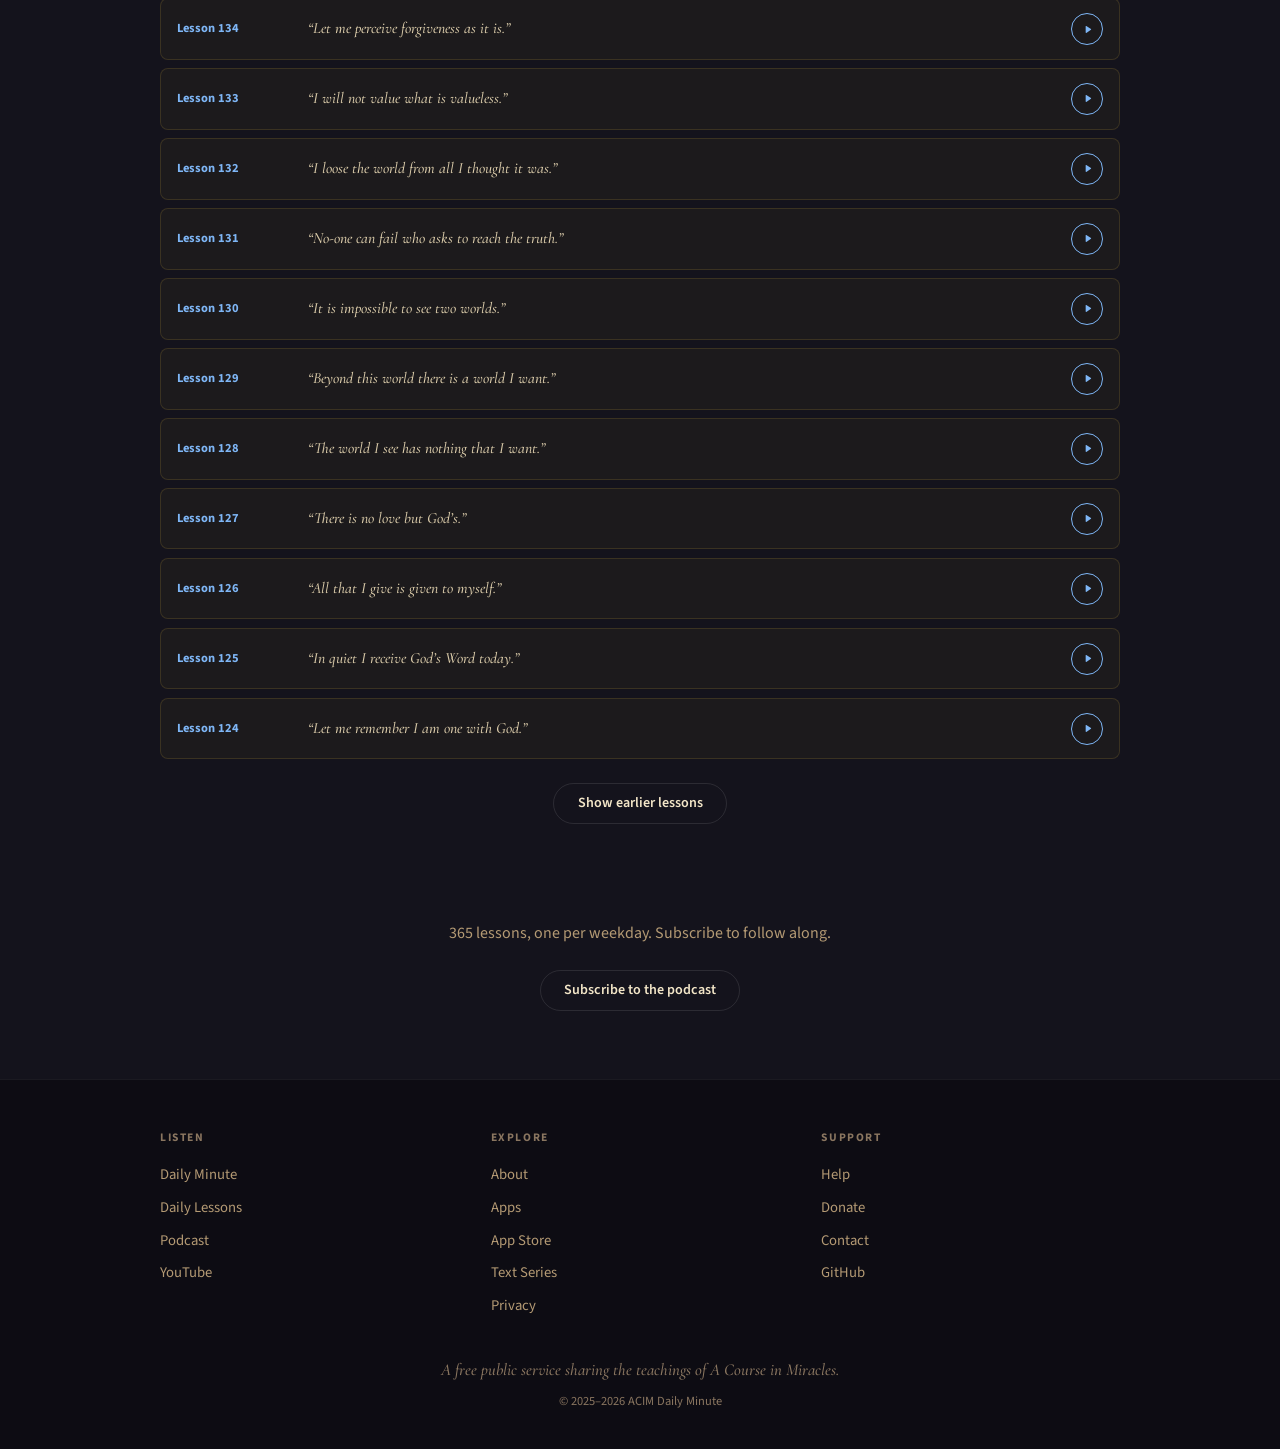
<file: docs/lessons.html>
<!DOCTYPE html>
<html lang="en" data-theme="dark">
<head>
    <meta charset="UTF-8">
    <meta name="viewport" content="width=device-width, initial-scale=1.0">
    <meta name="theme-color" content="#14131c">
    <title>Daily Lessons — ACIM Daily Minute</title>

    <meta name="description" content="Follow the 365 Workbook Lessons from A Course in Miracles. One lesson per weekday, delivered as audio and text.">
    <meta name="author" content="ACIM Daily Minute">
    <link rel="canonical" href="https://www.acimdailyminute.org/lessons.html">

    <meta property="og:title" content="Daily Lessons — ACIM Daily Minute">
    <meta property="og:description" content="The 365 Workbook Lessons from A Course in Miracles. One lesson per weekday, delivered as audio and text.">
    <meta property="og:type" content="website">
    <meta property="og:url" content="https://www.acimdailyminute.org/lessons.html">
    <meta property="og:site_name" content="ACIM Daily Minute">
    <meta property="og:image" content="https://www.acimdailyminute.org/assets/og-image.png">
    <meta property="og:image:width" content="1200">
    <meta property="og:image:height" content="630">
    <meta property="og:locale" content="en_US">

    <meta name="twitter:card" content="summary_large_image">
    <meta name="twitter:title" content="Daily Lessons — ACIM Daily Minute">
    <meta name="twitter:description" content="The 365 Workbook Lessons from A Course in Miracles.">
    <meta name="twitter:image" content="https://www.acimdailyminute.org/assets/og-image.png">

    <link rel="icon" type="image/svg+xml" href="favicon.svg">
    <link rel="apple-touch-icon" sizes="180x180" href="assets/apple-touch-icon.png">
    <meta name="apple-mobile-web-app-title" content="ACIM Daily Minute">

    <script src="theme.js"></script>
    <link rel="stylesheet" href="style.css">
</head>
<body>
<a href="#main-content" class="skip-link">Skip to content</a>

<nav class="site-nav" aria-label="Main">
    <div class="site-nav__inner">
        <a href="index.html" class="site-nav__logo">ACIM Daily Minute</a>
        <ul class="site-nav__links">
            <li><a href="index.html">Home</a></li>
            <li><a href="daily-minute.html">Daily Minute</a></li>
            <li><a href="lessons.html" aria-current="page">Lessons</a></li>
            <li><a href="podcast.html">Podcast</a></li>
            <li><a href="apps.html">Apps</a></li>
            <li><a href="about.html">About</a></li>
            <li><a href="donations.html">Donations</a></li>
        </ul>
        <button type="button" class="theme-toggle" aria-label="Switch to light theme"></button>
        <button type="button" class="site-nav__toggle" aria-label="Open menu" aria-controls="nav-overlay" aria-expanded="false">
            <span></span><span></span><span></span>
        </button>
    </div>
</nav>
<div id="nav-overlay" class="site-nav__overlay" role="dialog" aria-modal="true" aria-label="Menu">
    <button type="button" class="site-nav__close" aria-label="Close menu">&times;</button>
    <a href="index.html">Home</a>
    <a href="daily-minute.html">Daily Minute</a>
    <a href="lessons.html" aria-current="page">Lessons</a>
    <a href="podcast.html">Podcast</a>
    <a href="apps.html">Apps</a>
    <a href="about.html">About</a>
    <a href="donations.html">Donations</a>
    <button type="button" class="theme-toggle--overlay">Light theme</button>
</div>

<main id="main-content">
<section class="page-hero page-hero--blue">
    <span class="label">Workbook Lessons</span>
    <h1>Today's lesson</h1>
    <p class="page-hero__date" id="lesson-date"></p>
</section>

<section class="container section">
    <div class="lesson-progress" id="lesson-progress">
        <div class="lesson-progress__bar">
            <div class="lesson-progress__fill" id="progress-fill" style="width: 0%"></div>
        </div>
        <p class="lesson-progress__text">
            Lesson <span id="lesson-current">0</span> of <span id="lesson-total">365</span>
        </p>
    </div>

    <div class="reading-card reading-card--blue" id="today-lesson">
        <span class="reading-card__label" id="lesson-label"></span>
        <h2 class="reading-card__title" id="lesson-title"></h2>
        <div class="reading-card__passage" id="lesson-body"></div>
        <div class="audio-player" id="lesson-player"></div>
    </div>

    <div class="empty-state" id="empty-state" hidden>
        <div class="philosophy">
            <p>Each day should be devoted to miracles.</p>
        </div>
        <p class="text-muted">Today's lesson will appear here soon.</p>
    </div>

    <div class="weekend-note" id="weekend-note" hidden>
        <p class="text-muted">Lessons are posted Monday through Friday. The next lesson will post on Monday.</p>
    </div>

    <div class="reading-actions">
        <a id="youtube-link" href="https://www.youtube.com/watch?v=bo_QRE4X7SM&amp;list=PLP1KDMu51tB5VibI7QEWe28Q1-Oi0ixhS" class="btn btn--outline" rel="noopener noreferrer">Watch on YouTube</a>
    </div>
</section>

<section class="container section section--tight">
    <h2 class="section__title">Lesson archive</h2>
    <div class="archive-list" id="lesson-archive"></div>
</section>

<section class="container cta-section">
    <p class="cta-section__desc">365 lessons, one per weekday. Subscribe to follow along.</p>
    <a href="podcast.html" class="btn btn--outline">Subscribe to the podcast</a>
</section>
</main>

<footer class="site-footer">
    <div class="site-footer__inner">
        <div class="site-footer__grid">
            <div>
                <p class="site-footer__heading">Listen</p>
                <ul class="site-footer__col">
                    <li><a href="daily-minute.html">Daily Minute</a></li>
                    <li><a href="lessons.html">Daily Lessons</a></li>
                    <li><a href="podcast.html">Podcast</a></li>
                    <li><a href="https://www.youtube.com/watch?v=SrOOCbNXrwI&amp;list=PLP1KDMu51tB7o5hMs2ck69gZZidrg-ltD" rel="noopener noreferrer">YouTube</a></li>
                </ul>
            </div>
            <div>
                <p class="site-footer__heading">Explore</p>
                <ul class="site-footer__col">
                    <li><a href="about.html">About</a></li>
                    <li><a href="apps.html">Apps</a></li>
                    <li><a href="https://apps.apple.com/us/app/acim-daily-minute/id6810867237" rel="noopener noreferrer">App Store</a></li>
                    <li><a href="text-series.html">Text Series</a></li>
                    <li><a href="privacy.html">Privacy</a></li>
                </ul>
            </div>
            <div>
                <p class="site-footer__heading">Support</p>
                <ul class="site-footer__col">
                    <li><a href="support.html">Help</a></li>
                    <li><a href="donations.html">Donate</a></li>
                    <li><a href="mailto:podcast@acimdailyminute.org">Contact</a></li>
                    <li><a href="https://github.com/larryseyer/ACIM-Daily-Minute" rel="noopener noreferrer">GitHub</a></li>
                </ul>
            </div>
        </div>
        <p class="site-footer__tagline">A free public service sharing the teachings of A Course in Miracles.</p>
        <p class="site-footer__copy">&copy; 2025–2026 ACIM Daily Minute</p>
    </div>
</footer>

<script src="audio-player.js"></script>
<script>
var PLAY_ICON = '<svg viewBox="0 0 24 24" aria-hidden="true"><path d="M8 5.2v13.6c0 .7.8 1.1 1.4.7l10.2-6.8c.6-.4.6-1.2 0-1.6L9.4 4.5c-.6-.4-1.4 0-1.4.7z"/></svg>';

function showEmpty() {
    document.getElementById('today-lesson').hidden = true;
    document.getElementById('lesson-progress').hidden = true;
    document.getElementById('empty-state').hidden = false;
}

function renderLesson(data) {
    if (!data || !data.title) {
        showEmpty();
        return;
    }
    document.getElementById('lesson-date').textContent = formatAcimDate(data.date);
    document.getElementById('lesson-label').textContent = 'Lesson ' + data.number;
    var title = stripLessonPrefix(data.title, data.number);
    document.getElementById('lesson-title').textContent = title;
    var body = data.body || '';
    if (title) {
        var escaped = title.replace(/[.*+?^${}()|[\]\\]/g, '\\$&');
        body = body.replace(new RegExp('^\\s*' + escaped + '\\s*', 'i'), '');
    }
    renderAcimParagraphs(document.getElementById('lesson-body'), body);

    var total = data.totalLessons || 365;
    var pct = Math.round((data.number / total) * 100);
    document.getElementById('progress-fill').style.width = pct + '%';
    document.getElementById('lesson-current').textContent = data.number;
    document.getElementById('lesson-total').textContent = total;

    initAudioPlayer('#lesson-player', data.audioUrl, { blue: true });

    if (data.youtubeUrl) {
        var yt = document.getElementById('youtube-link');
        yt.href = data.youtubeUrl;
        yt.textContent = "Watch today's lesson";
    }

    var day = new Date().getDay();
    if (day === 0 || day === 6) {
        document.getElementById('weekend-note').hidden = false;
    }
}

function closeArchiveItems(except) {
    document.querySelectorAll('.archive-item.is-open').forEach(function (item) {
        if (item !== except) {
            item.classList.remove('is-open');
            var player = item.querySelector('.audio-player');
            if (player && player._acimPlayer) player._acimPlayer.pause();
        }
    });
}

function toggleArchiveItem(item, entry) {
    var open = item.classList.contains('is-open');
    closeArchiveItems(item);
    if (open) {
        item.classList.remove('is-open');
        item.setAttribute('aria-expanded', 'false');
        return;
    }
    item.classList.add('is-open');
    item.setAttribute('aria-expanded', 'true');
    if (!item.querySelector('.archive-item__detail')) {
        var detail = document.createElement('div');
        detail.className = 'archive-item__detail';
        var player = document.createElement('div');
        player.className = 'audio-player';
        detail.appendChild(player);
        item.appendChild(detail);
        initAudioPlayer(player, entry.audioUrl, { blue: true });
    }
}

function bindLessonItem(item, entry) {
    item.addEventListener('click', function (e) {
        if (e.target.closest('.archive-item__play')) return;
        toggleArchiveItem(item, entry);
    });
    item.addEventListener('keydown', function (e) {
        if (e.key === 'Enter' || e.key === ' ') {
            e.preventDefault();
            toggleArchiveItem(item, entry);
        }
    });
    item.querySelector('.archive-item__play').addEventListener('click', function (e) {
        e.stopPropagation();
        if (!item.classList.contains('is-open')) toggleArchiveItem(item, entry);
        var player = item.querySelector('.audio-player');
        if (player && player._acimPlayer) player._acimPlayer.play();
    });
}

function makeLessonItem(entry) {
    var item = document.createElement('div');
    item.className = 'archive-item archive-item--blue';
    item.setAttribute('role', 'button');
    item.setAttribute('tabindex', '0');
    item.setAttribute('aria-expanded', 'false');

    var num = document.createElement('span');
    num.className = 'archive-item__number';
    num.textContent = 'Lesson ' + entry.number;

    var passage = document.createElement('span');
    passage.className = 'archive-item__passage';
    passage.textContent = stripLessonPrefix(entry.title, entry.number);

    var play = document.createElement('button');
    play.type = 'button';
    play.className = 'archive-item__play';
    play.setAttribute('aria-label', 'Play lesson ' + entry.number);
    play.innerHTML = PLAY_ICON;

    item.appendChild(num);
    item.appendChild(passage);
    item.appendChild(play);
    bindLessonItem(item, entry);
    return item;
}

function renderLessonArchive(entries, todayNumber) {
    var list = document.getElementById('lesson-archive');
    var filtered = entries.filter(function (entry) {
        return !(todayNumber && entry.number === todayNumber);
    });

    if (!filtered.length) {
        var empty = document.createElement('p');
        empty.className = 'archive-empty';
        empty.textContent = 'Completed lessons will collect here.';
        list.appendChild(empty);
        return;
    }

    var shown = 0;
    var step = 21;

    function addMore() {
        var moreBtn = list.querySelector('.archive-more');
        if (moreBtn) moreBtn.remove();
        filtered.slice(shown, shown + step).forEach(function (entry) {
            list.appendChild(makeLessonItem(entry));
        });
        shown = Math.min(shown + step, filtered.length);
        if (shown < filtered.length) {
            var btn = document.createElement('button');
            btn.type = 'button';
            btn.className = 'btn btn--outline archive-more';
            btn.textContent = 'Show earlier lessons';
            btn.addEventListener('click', addMore);
            list.appendChild(btn);
        }
    }

    addMore();
}

fetch('daily-lesson.json')
    .then(function(r) {
        if (!r.ok) throw new Error('HTTP ' + r.status);
        return r.json();
    })
    .then(function(data) {
        renderLesson({
            number: data.lesson_id,
            title: data.title,
            body: data.text,
            date: data.date,
            totalLessons: data.total_lessons,
            audioUrl: data.audio_url,
            youtubeUrl: data.youtube_url
        });
        if (data.archive && data.archive.length) {
            renderLessonArchive(data.archive.map(function(entry) {
                return {
                    number: entry.lesson_id,
                    title: entry.title,
                    date: entry.date,
                    audioUrl: entry.audio_url
                };
            }), data.lesson_id);
        }
    })
    .catch(function(err) {
        console.warn('Failed to load daily-lesson.json:', err);
        showEmpty();
    });
</script>
</body>
</html>
</file>
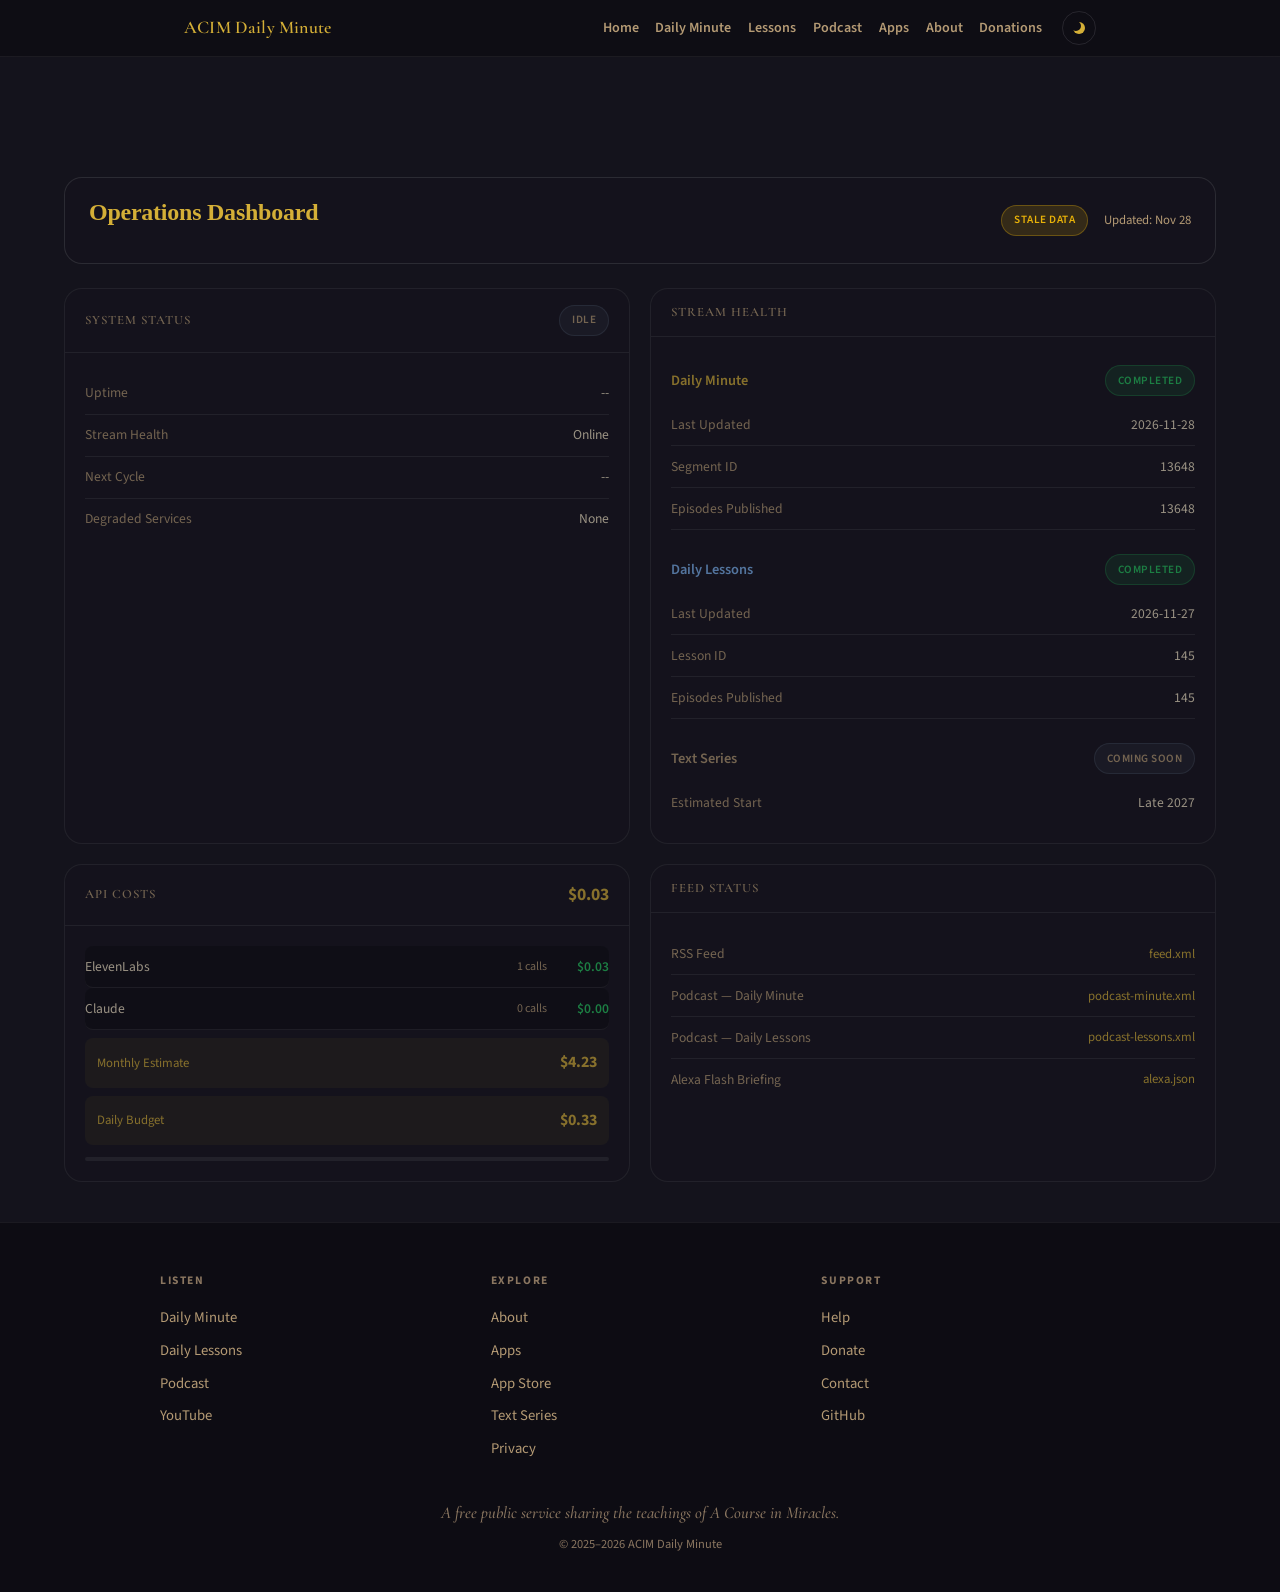
<file: docs/monitor.html>
<!DOCTYPE html>
<html lang="en" data-theme="dark">
<head>
    <meta charset="UTF-8">
    <meta name="viewport" content="width=device-width, initial-scale=1.0">
    <meta name="theme-color" media="(prefers-color-scheme: dark)" content="#14131c">
    <meta name="theme-color" media="(prefers-color-scheme: light)" content="#faf6ef">
    <title>Operations Dashboard — ACIM Daily Minute</title>
    <meta name="robots" content="noindex, nofollow">

    <!-- Favicon -->
    <link rel="icon" type="image/svg+xml" href="favicon.svg">
    <link rel="apple-touch-icon" sizes="180x180" href="assets/apple-touch-icon.png">

    <!-- Theme (must load before paint) -->
    <script src="theme.js"></script>

    <!-- Stylesheets -->
    <link rel="stylesheet" href="style.css">
    <link rel="stylesheet" href="monitor.css">
</head>
<body>
<a href="#main-content" class="skip-link">Skip to content</a>

<!-- Navigation -->
<nav class="site-nav" aria-label="Main">
    <div class="site-nav__inner">
        <a href="index.html" class="site-nav__logo">ACIM Daily Minute</a>
        <ul class="site-nav__links">
            <li><a href="index.html">Home</a></li>
            <li><a href="daily-minute.html">Daily Minute</a></li>
            <li><a href="lessons.html">Lessons</a></li>
            <li><a href="podcast.html">Podcast</a></li>
            <li><a href="apps.html">Apps</a></li>
            <li><a href="about.html">About</a></li>
            <li><a href="donations.html">Donations</a></li>
        </ul>
        <button type="button" class="theme-toggle" aria-label="Switch to light theme"></button>
        <button type="button" class="site-nav__toggle" aria-label="Open menu" aria-controls="nav-overlay" aria-expanded="false">
            <span></span><span></span><span></span>
        </button>
    </div>
</nav>
<div id="nav-overlay" class="site-nav__overlay" role="dialog" aria-modal="true" aria-label="Menu">
    <button type="button" class="site-nav__close" aria-label="Close menu">&times;</button>
    <a href="index.html">Home</a>
    <a href="daily-minute.html">Daily Minute</a>
    <a href="lessons.html">Lessons</a>
    <a href="podcast.html">Podcast</a>
    <a href="apps.html">Apps</a>
    <a href="about.html">About</a>
    <a href="donations.html">Donations</a>
    <button type="button" class="theme-toggle--overlay">Light theme</button>
</div>

<!-- Dashboard -->
<div id="main-content" class="dashboard">
    <header class="dashboard__header">
        <div class="dashboard__header-left">
            <h1 class="dashboard__title">Operations Dashboard</h1>
        </div>
        <div class="dashboard__header-right">
            <span id="connection-status" class="monitor-badge monitor-badge--unknown">Connecting...</span>
            <span id="last-update" class="dashboard__timestamp"></span>
        </div>
    </header>

    <main class="dashboard__grid">
        <!-- System Status Card -->
        <div class="monitor-card">
            <div class="monitor-card__header">
                <h2>System Status</h2>
                <span id="system-state" class="monitor-badge monitor-badge--unknown">--</span>
            </div>
            <div class="monitor-card__body">
                <div class="monitor-stat">
                    <span class="monitor-stat__label">Uptime</span>
                    <span id="uptime" class="monitor-stat__value">--</span>
                </div>
                <div class="monitor-stat">
                    <span class="monitor-stat__label">Stream Health</span>
                    <span id="stream-health" class="monitor-stat__value">--</span>
                </div>
                <div class="monitor-stat">
                    <span class="monitor-stat__label">Next Cycle</span>
                    <span id="next-cycle" class="monitor-stat__value">--</span>
                </div>
                <div class="monitor-stat">
                    <span class="monitor-stat__label">Degraded Services</span>
                    <span id="degraded-services" class="monitor-stat__value">None</span>
                </div>
            </div>
        </div>

        <!-- Stream Health Card -->
        <div class="monitor-card">
            <div class="monitor-card__header">
                <h2>Stream Health</h2>
            </div>
            <div class="monitor-card__body">
                <div class="stream-row">
                    <span class="stream-row__name stream-row__name--gold">Daily Minute</span>
                    <span id="dm-status" class="monitor-badge monitor-badge--unknown">--</span>
                </div>
                <div class="monitor-stat">
                    <span class="monitor-stat__label">Last Updated</span>
                    <span id="dm-last-updated" class="monitor-stat__value">--</span>
                </div>
                <div class="monitor-stat">
                    <span class="monitor-stat__label">Segment ID</span>
                    <span id="dm-segment-id" class="monitor-stat__value">--</span>
                </div>
                <div class="monitor-stat">
                    <span class="monitor-stat__label">Episodes Published</span>
                    <span id="dm-episodes" class="monitor-stat__value">--</span>
                </div>

                <div class="stream-row" style="margin-top: 1rem;">
                    <span class="stream-row__name stream-row__name--blue">Daily Lessons</span>
                    <span id="dl-status" class="monitor-badge monitor-badge--unknown">--</span>
                </div>
                <div class="monitor-stat">
                    <span class="monitor-stat__label">Last Updated</span>
                    <span id="dl-last-updated" class="monitor-stat__value">--</span>
                </div>
                <div class="monitor-stat">
                    <span class="monitor-stat__label">Lesson ID</span>
                    <span id="dl-lesson-id" class="monitor-stat__value">--</span>
                </div>
                <div class="monitor-stat">
                    <span class="monitor-stat__label">Episodes Published</span>
                    <span id="dl-episodes" class="monitor-stat__value">--</span>
                </div>

                <div class="stream-row" style="margin-top: 1rem;">
                    <span class="stream-row__name stream-row__name--muted">Text Series</span>
                    <span id="ts-status" class="monitor-badge monitor-badge--unknown">--</span>
                </div>
                <div class="monitor-stat">
                    <span class="monitor-stat__label">Estimated Start</span>
                    <span id="ts-estimated-start" class="monitor-stat__value">--</span>
                </div>
            </div>
        </div>

        <!-- API Costs Card -->
        <div class="monitor-card">
            <div class="monitor-card__header">
                <h2>API Costs</h2>
                <span id="total-cost" class="monitor-cost-badge">$0.00</span>
            </div>
            <div class="monitor-card__body">
                <div class="cost-item">
                    <span class="cost-item__service">ElevenLabs</span>
                    <span id="elevenlabs-calls" class="cost-item__calls">0 calls</span>
                    <span id="elevenlabs-cost" class="cost-item__amount">$0.00</span>
                </div>
                <div class="cost-item">
                    <span class="cost-item__service">Claude</span>
                    <span id="claude-calls" class="cost-item__calls">0 calls</span>
                    <span id="claude-cost" class="cost-item__amount">$0.00</span>
                </div>

                <div class="cost-projection">
                    <span class="cost-projection__label">Monthly Estimate</span>
                    <span id="month-estimate" class="cost-projection__value">$0.00</span>
                </div>
                <div class="cost-projection">
                    <span class="cost-projection__label">Daily Budget</span>
                    <span id="daily-budget" class="cost-projection__value">$0.00</span>
                </div>
                <div class="budget-bar">
                    <div class="budget-bar__label">
                        <span>Budget Used</span>
                        <span id="budget-pct">0%</span>
                    </div>
                    <div class="budget-bar__track">
                        <div id="budget-fill" class="budget-bar__fill" style="width: 0%"></div>
                    </div>
                </div>
            </div>
        </div>

        <!-- Feed Status Card -->
        <div class="monitor-card">
            <div class="monitor-card__header">
                <h2>Feed Status</h2>
            </div>
            <div class="monitor-card__body">
                <div class="feed-link">
                    <span class="feed-link__label">RSS Feed</span>
                    <a id="feed-xml" href="feed.xml" class="feed-link__url" target="_blank">feed.xml</a>
                </div>
                <div class="feed-link">
                    <span class="feed-link__label">Podcast — Daily Minute</span>
                    <a id="feed-podcast-minute" href="podcast-minute.xml" class="feed-link__url" target="_blank">podcast-minute.xml</a>
                </div>
                <div class="feed-link">
                    <span class="feed-link__label">Podcast — Daily Lessons</span>
                    <a id="feed-podcast-lessons" href="podcast-lessons.xml" class="feed-link__url" target="_blank">podcast-lessons.xml</a>
                </div>
                <div class="feed-link">
                    <span class="feed-link__label">Alexa Flash Briefing</span>
                    <a id="feed-alexa" href="alexa.json" class="feed-link__url" target="_blank">alexa.json</a>
                </div>
            </div>
        </div>
    </main>
</div>

<!-- Footer -->
<footer class="site-footer">
    <div class="site-footer__inner">
        <div class="site-footer__grid">
            <div>
                <p class="site-footer__heading">Listen</p>
                <ul class="site-footer__col">
                    <li><a href="daily-minute.html">Daily Minute</a></li>
                    <li><a href="lessons.html">Daily Lessons</a></li>
                    <li><a href="podcast.html">Podcast</a></li>
                    <li><a href="https://www.youtube.com/watch?v=SrOOCbNXrwI&amp;list=PLP1KDMu51tB7o5hMs2ck69gZZidrg-ltD" rel="noopener noreferrer">YouTube</a></li>
                </ul>
            </div>
            <div>
                <p class="site-footer__heading">Explore</p>
                <ul class="site-footer__col">
                    <li><a href="about.html">About</a></li>
                    <li><a href="apps.html">Apps</a></li>
                    <li><a href="https://apps.apple.com/us/app/acim-daily-minute/id6810867237" rel="noopener noreferrer">App Store</a></li>
                    <li><a href="text-series.html">Text Series</a></li>
                    <li><a href="privacy.html">Privacy</a></li>
                </ul>
            </div>
            <div>
                <p class="site-footer__heading">Support</p>
                <ul class="site-footer__col">
                    <li><a href="support.html">Help</a></li>
                    <li><a href="donations.html">Donate</a></li>
                    <li><a href="mailto:podcast@acimdailyminute.org">Contact</a></li>
                    <li><a href="https://github.com/larryseyer/ACIM-Daily-Minute" rel="noopener noreferrer">GitHub</a></li>
                </ul>
            </div>
        </div>
        <p class="site-footer__tagline">A free public service sharing the teachings of A Course in Miracles.</p>
        <p class="site-footer__copy">&copy; 2025–2026 ACIM Daily Minute</p>
    </div>
</footer>

<script src="monitor.js"></script>
</body>
</html>
</file>
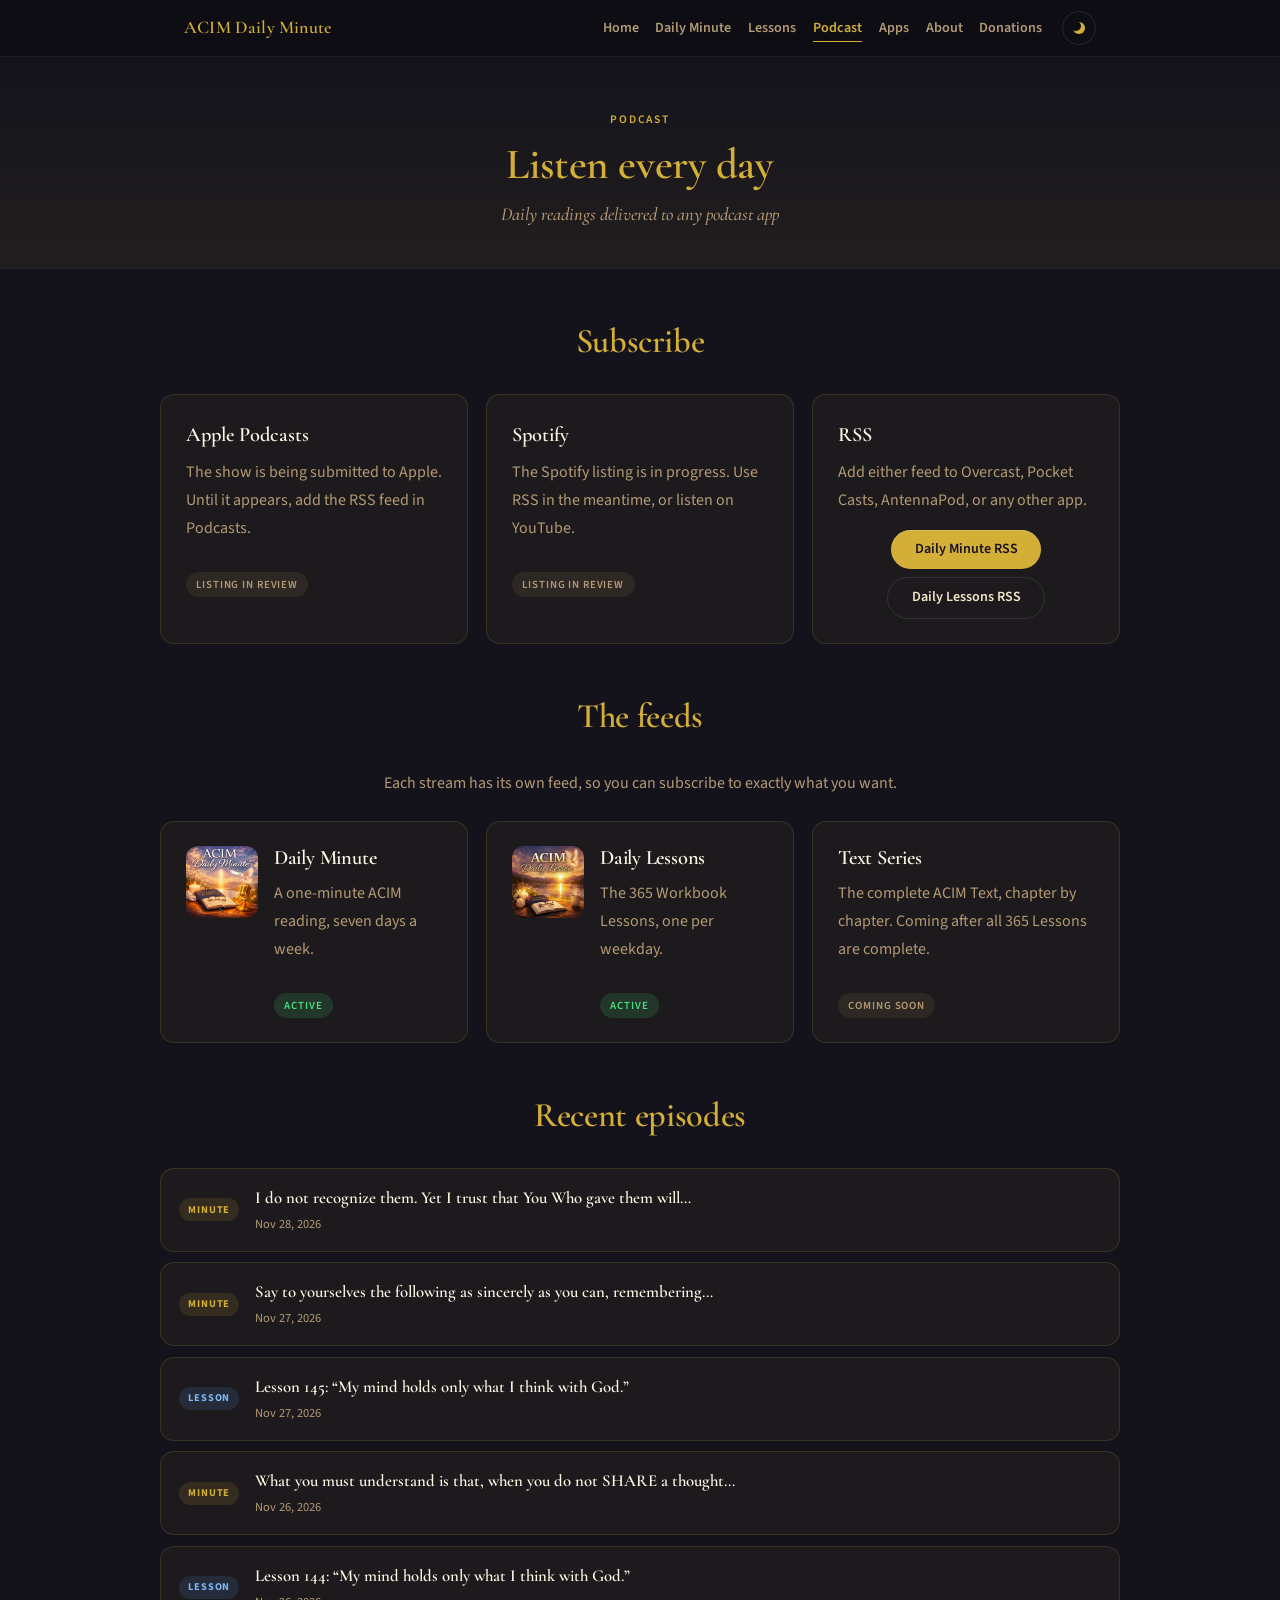
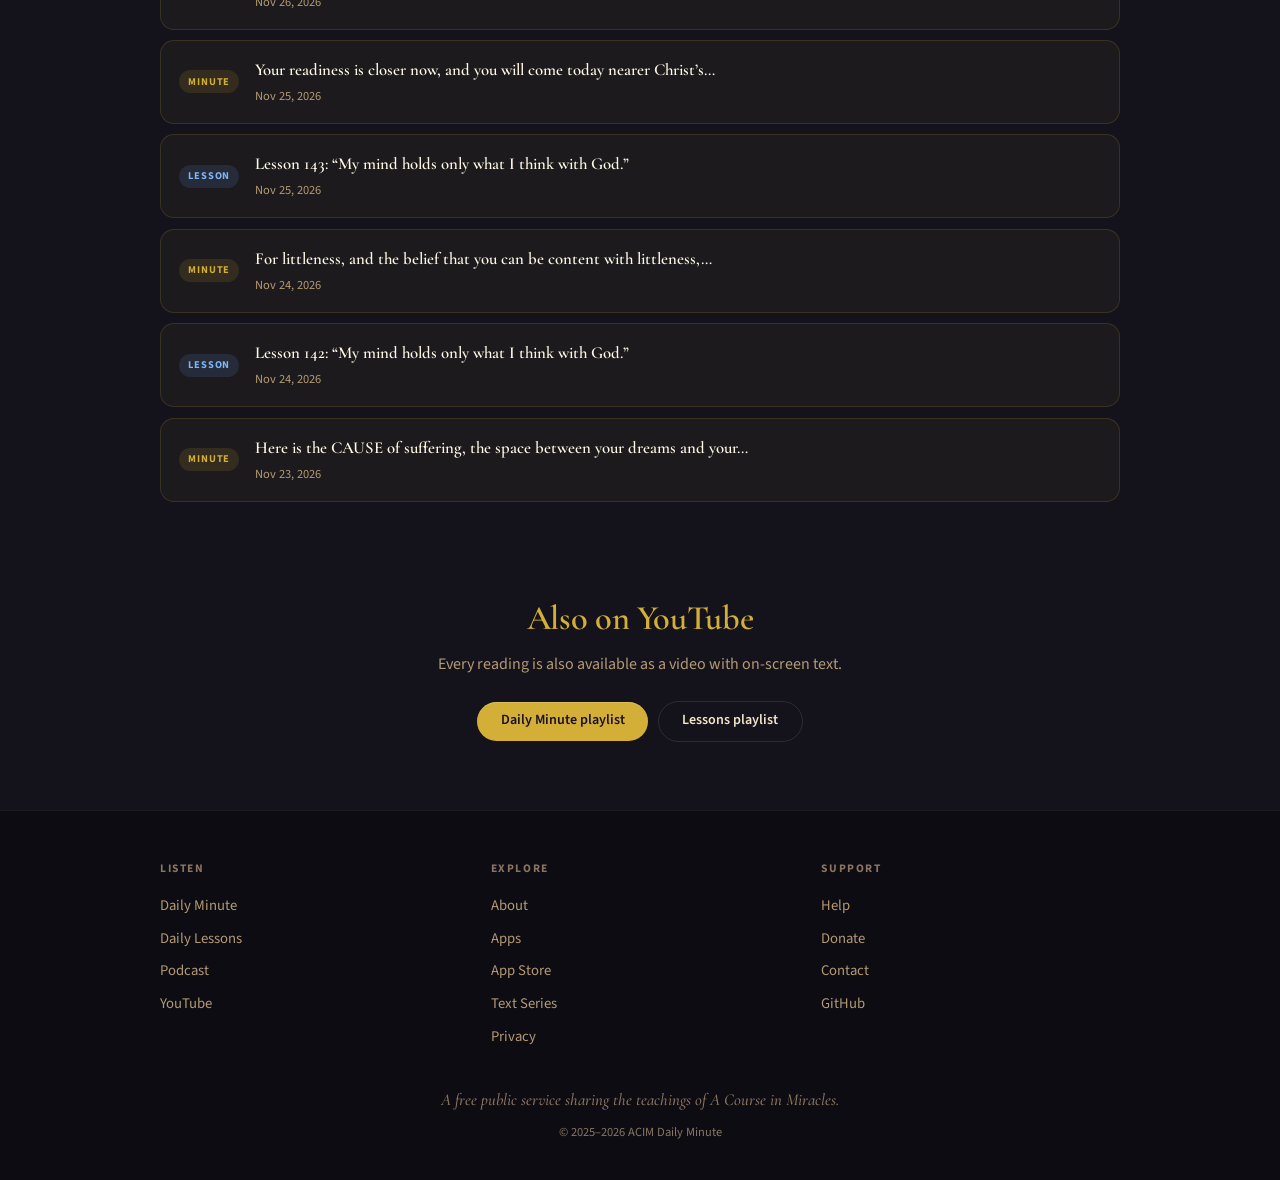
<file: docs/podcast.html>
<!DOCTYPE html>
<html lang="en" data-theme="dark">
<head>
    <meta charset="UTF-8">
    <meta name="viewport" content="width=device-width, initial-scale=1.0">
    <meta name="theme-color" content="#14131c">
    <title>Podcast — ACIM Daily Minute</title>

    <meta name="description" content="Subscribe to the ACIM Daily Minute podcast. Daily readings from A Course in Miracles delivered to your favorite podcast app.">
    <meta name="author" content="ACIM Daily Minute">
    <link rel="canonical" href="https://www.acimdailyminute.org/podcast.html">
    <link rel="alternate" type="application/rss+xml" title="ACIM Daily Minute podcast" href="https://www.acimdailyminute.org/podcast-minute.xml">
    <link rel="alternate" type="application/rss+xml" title="ACIM Daily Lessons podcast" href="https://www.acimdailyminute.org/podcast-lessons.xml">

    <meta property="og:title" content="Podcast — ACIM Daily Minute">
    <meta property="og:description" content="Subscribe to the ACIM Daily Minute podcast. Daily readings from A Course in Miracles.">
    <meta property="og:type" content="website">
    <meta property="og:url" content="https://www.acimdailyminute.org/podcast.html">
    <meta property="og:site_name" content="ACIM Daily Minute">
    <meta property="og:image" content="https://www.acimdailyminute.org/assets/og-image.png">
    <meta property="og:image:width" content="1200">
    <meta property="og:image:height" content="630">
    <meta property="og:locale" content="en_US">

    <meta name="twitter:card" content="summary_large_image">
    <meta name="twitter:title" content="Podcast — ACIM Daily Minute">
    <meta name="twitter:description" content="Daily ACIM readings delivered to your podcast app.">
    <meta name="twitter:image" content="https://www.acimdailyminute.org/assets/og-image.png">

    <link rel="icon" type="image/svg+xml" href="favicon.svg">
    <link rel="apple-touch-icon" sizes="180x180" href="assets/apple-touch-icon.png">
    <meta name="apple-mobile-web-app-title" content="ACIM Daily Minute">

    <script src="theme.js"></script>
    <link rel="stylesheet" href="style.css">
</head>
<body>
<a href="#main-content" class="skip-link">Skip to content</a>

<nav class="site-nav" aria-label="Main">
    <div class="site-nav__inner">
        <a href="index.html" class="site-nav__logo">ACIM Daily Minute</a>
        <ul class="site-nav__links">
            <li><a href="index.html">Home</a></li>
            <li><a href="daily-minute.html">Daily Minute</a></li>
            <li><a href="lessons.html">Lessons</a></li>
            <li><a href="podcast.html" aria-current="page">Podcast</a></li>
            <li><a href="apps.html">Apps</a></li>
            <li><a href="about.html">About</a></li>
            <li><a href="donations.html">Donations</a></li>
        </ul>
        <button type="button" class="theme-toggle" aria-label="Switch to light theme"></button>
        <button type="button" class="site-nav__toggle" aria-label="Open menu" aria-controls="nav-overlay" aria-expanded="false">
            <span></span><span></span><span></span>
        </button>
    </div>
</nav>
<div id="nav-overlay" class="site-nav__overlay" role="dialog" aria-modal="true" aria-label="Menu">
    <button type="button" class="site-nav__close" aria-label="Close menu">&times;</button>
    <a href="index.html">Home</a>
    <a href="daily-minute.html">Daily Minute</a>
    <a href="lessons.html">Lessons</a>
    <a href="podcast.html" aria-current="page">Podcast</a>
    <a href="apps.html">Apps</a>
    <a href="about.html">About</a>
    <a href="donations.html">Donations</a>
    <button type="button" class="theme-toggle--overlay">Light theme</button>
</div>

<main id="main-content">
<section class="page-hero page-hero--gold">
    <span class="label">Podcast</span>
    <h1>Listen every day</h1>
    <p class="page-hero__subtitle">Daily readings delivered to any podcast app</p>
</section>

<section class="container section">
    <h2 class="section__title">Subscribe</h2>

    <div class="card-grid">
        <div class="card">
            <div class="listen-name">Apple Podcasts</div>
            <p class="text-muted">The show is being submitted to Apple. Until it appears, add the RSS feed in Podcasts.</p>
            <span class="stream-card__badge stream-card__badge--soon">Listing in review</span>
        </div>
        <div class="card">
            <div class="listen-name">Spotify</div>
            <p class="text-muted">The Spotify listing is in progress. Use RSS in the meantime, or listen on YouTube.</p>
            <span class="stream-card__badge stream-card__badge--soon">Listing in review</span>
        </div>
        <div class="card">
            <div class="listen-name">RSS</div>
            <p class="text-muted">Add either feed to Overcast, Pocket Casts, AntennaPod, or any other app.</p>
            <div class="card-actions">
                <a href="podcast-minute.xml" class="btn btn--primary">Daily Minute RSS</a>
                <a href="podcast-lessons.xml" class="btn btn--outline">Daily Lessons RSS</a>
            </div>
        </div>
    </div>
</section>

<section class="container section section--tight">
    <h2 class="section__title">The feeds</h2>
    <p class="text-center text-muted mb-3">Each stream has its own feed, so you can subscribe to exactly what you want.</p>

    <div class="card-grid">
        <div class="card podcast-feed">
            <img class="podcast-feed__art" src="assets/podcast-minute-artwork.png" alt="Daily Minute podcast artwork" width="1024" height="1024">
            <div>
                <h3>Daily Minute</h3>
                <p class="text-muted">A one-minute ACIM reading, seven days a week.</p>
                <span class="stream-card__badge stream-card__badge--active">Active</span>
            </div>
        </div>
        <div class="card podcast-feed">
            <img class="podcast-feed__art" src="assets/podcast-lessons-artwork.png" alt="Daily Lessons podcast artwork" width="1024" height="1024">
            <div>
                <h3>Daily Lessons</h3>
                <p class="text-muted">The 365 Workbook Lessons, one per weekday.</p>
                <span class="stream-card__badge stream-card__badge--active">Active</span>
            </div>
        </div>
        <div class="card">
            <h3>Text Series</h3>
            <p class="text-muted">The complete ACIM Text, chapter by chapter. Coming after all 365 Lessons are complete.</p>
            <span class="stream-card__badge stream-card__badge--soon">Coming soon</span>
        </div>
    </div>
</section>

<section class="container section section--tight">
    <h2 class="section__title">Recent episodes</h2>
    <div class="episode-list" id="episode-list"></div>
</section>

<section class="container cta-section">
    <h2 class="cta-section__title">Also on YouTube</h2>
    <p class="cta-section__desc">Every reading is also available as a video with on-screen text.</p>
    <div class="btn-row">
        <a href="https://www.youtube.com/watch?v=SrOOCbNXrwI&amp;list=PLP1KDMu51tB7o5hMs2ck69gZZidrg-ltD" class="btn btn--primary" rel="noopener noreferrer">Daily Minute playlist</a>
        <a href="https://www.youtube.com/watch?v=bo_QRE4X7SM&amp;list=PLP1KDMu51tB5VibI7QEWe28Q1-Oi0ixhS" class="btn btn--outline" rel="noopener noreferrer">Lessons playlist</a>
    </div>
</section>
</main>

<footer class="site-footer">
    <div class="site-footer__inner">
        <div class="site-footer__grid">
            <div>
                <p class="site-footer__heading">Listen</p>
                <ul class="site-footer__col">
                    <li><a href="daily-minute.html">Daily Minute</a></li>
                    <li><a href="lessons.html">Daily Lessons</a></li>
                    <li><a href="podcast.html">Podcast</a></li>
                    <li><a href="https://www.youtube.com/watch?v=SrOOCbNXrwI&amp;list=PLP1KDMu51tB7o5hMs2ck69gZZidrg-ltD" rel="noopener noreferrer">YouTube</a></li>
                </ul>
            </div>
            <div>
                <p class="site-footer__heading">Explore</p>
                <ul class="site-footer__col">
                    <li><a href="about.html">About</a></li>
                    <li><a href="apps.html">Apps</a></li>
                    <li><a href="https://apps.apple.com/us/app/acim-daily-minute/id6810867237" rel="noopener noreferrer">App Store</a></li>
                    <li><a href="text-series.html">Text Series</a></li>
                    <li><a href="privacy.html">Privacy</a></li>
                </ul>
            </div>
            <div>
                <p class="site-footer__heading">Support</p>
                <ul class="site-footer__col">
                    <li><a href="support.html">Help</a></li>
                    <li><a href="donations.html">Donate</a></li>
                    <li><a href="mailto:podcast@acimdailyminute.org">Contact</a></li>
                    <li><a href="https://github.com/larryseyer/ACIM-Daily-Minute" rel="noopener noreferrer">GitHub</a></li>
                </ul>
            </div>
        </div>
        <p class="site-footer__tagline">A free public service sharing the teachings of A Course in Miracles.</p>
        <p class="site-footer__copy">&copy; 2025–2026 ACIM Daily Minute</p>
    </div>
</footer>

<script>
function teaser(text) {
    var cleaned = normalizeAcimText(text);
    if (cleaned.length <= 72) return cleaned;
    return cleaned.slice(0, 72).replace(/\s+\S*$/, '') + '…';
}

function renderEpisodes(episodes) {
    var list = document.getElementById('episode-list');
    if (!episodes.length) {
        var empty = document.createElement('p');
        empty.className = 'archive-empty';
        empty.textContent = 'Episodes will appear here as they are published.';
        list.appendChild(empty);
        return;
    }
    episodes.forEach(function (ep) {
        var item = document.createElement('a');
        item.className = 'episode-item';
        item.href = ep.href;

        var badge = document.createElement('span');
        badge.className = 'episode-item__badge' + (ep.stream === 'lesson' ? ' episode-item__badge--blue' : '');
        badge.textContent = ep.stream === 'lesson' ? 'Lesson' : 'Minute';

        var info = document.createElement('div');
        info.className = 'episode-item__info';

        var title = document.createElement('div');
        title.className = 'episode-item__title';
        title.textContent = ep.title;

        var meta = document.createElement('div');
        meta.className = 'episode-item__meta';
        meta.textContent = ep.date;

        info.appendChild(title);
        info.appendChild(meta);
        item.appendChild(badge);
        item.appendChild(info);
        list.appendChild(item);
    });
}

Promise.all([
    fetch('daily-minute.json').then(function(r) { return r.ok ? r.json() : null; }).catch(function() { return null; }),
    fetch('daily-lesson.json').then(function(r) { return r.ok ? r.json() : null; }).catch(function() { return null; })
]).then(function(results) {
    var episodes = [];
    var minute = results[0];
    var lesson = results[1];

    if (minute) {
        episodes.push({
            title: teaser(minute.text),
            date: formatAcimDate(minute.date, 'short'),
            sortDate: minute.date,
            stream: 'minute',
            href: 'daily-minute.html'
        });
        if (minute.archive) {
            minute.archive.forEach(function(entry) {
                if (entry.date === minute.date) return;
                episodes.push({
                    title: teaser(entry.text),
                    date: formatAcimDate(entry.date, 'short'),
                    sortDate: entry.date,
                    stream: 'minute',
                    href: 'daily-minute.html'
                });
            });
        }
    }
    if (lesson) {
        episodes.push({
            title: 'Lesson ' + lesson.lesson_id + ': ' + stripLessonPrefix(lesson.title, lesson.lesson_id),
            date: formatAcimDate(lesson.date, 'short'),
            sortDate: lesson.date,
            stream: 'lesson',
            href: 'lessons.html'
        });
        if (lesson.archive) {
            lesson.archive.forEach(function(entry) {
                if (entry.lesson_id === lesson.lesson_id) return;
                episodes.push({
                    title: 'Lesson ' + entry.lesson_id + ': ' + stripLessonPrefix(entry.title, entry.lesson_id),
                    date: formatAcimDate(entry.date, 'short'),
                    sortDate: entry.date,
                    stream: 'lesson',
                    href: 'lessons.html'
                });
            });
        }
    }

    episodes.sort(function(a, b) { return b.sortDate.localeCompare(a.sortDate); });
    renderEpisodes(episodes.slice(0, 10));
});
</script>
</body>
</html>
</file>
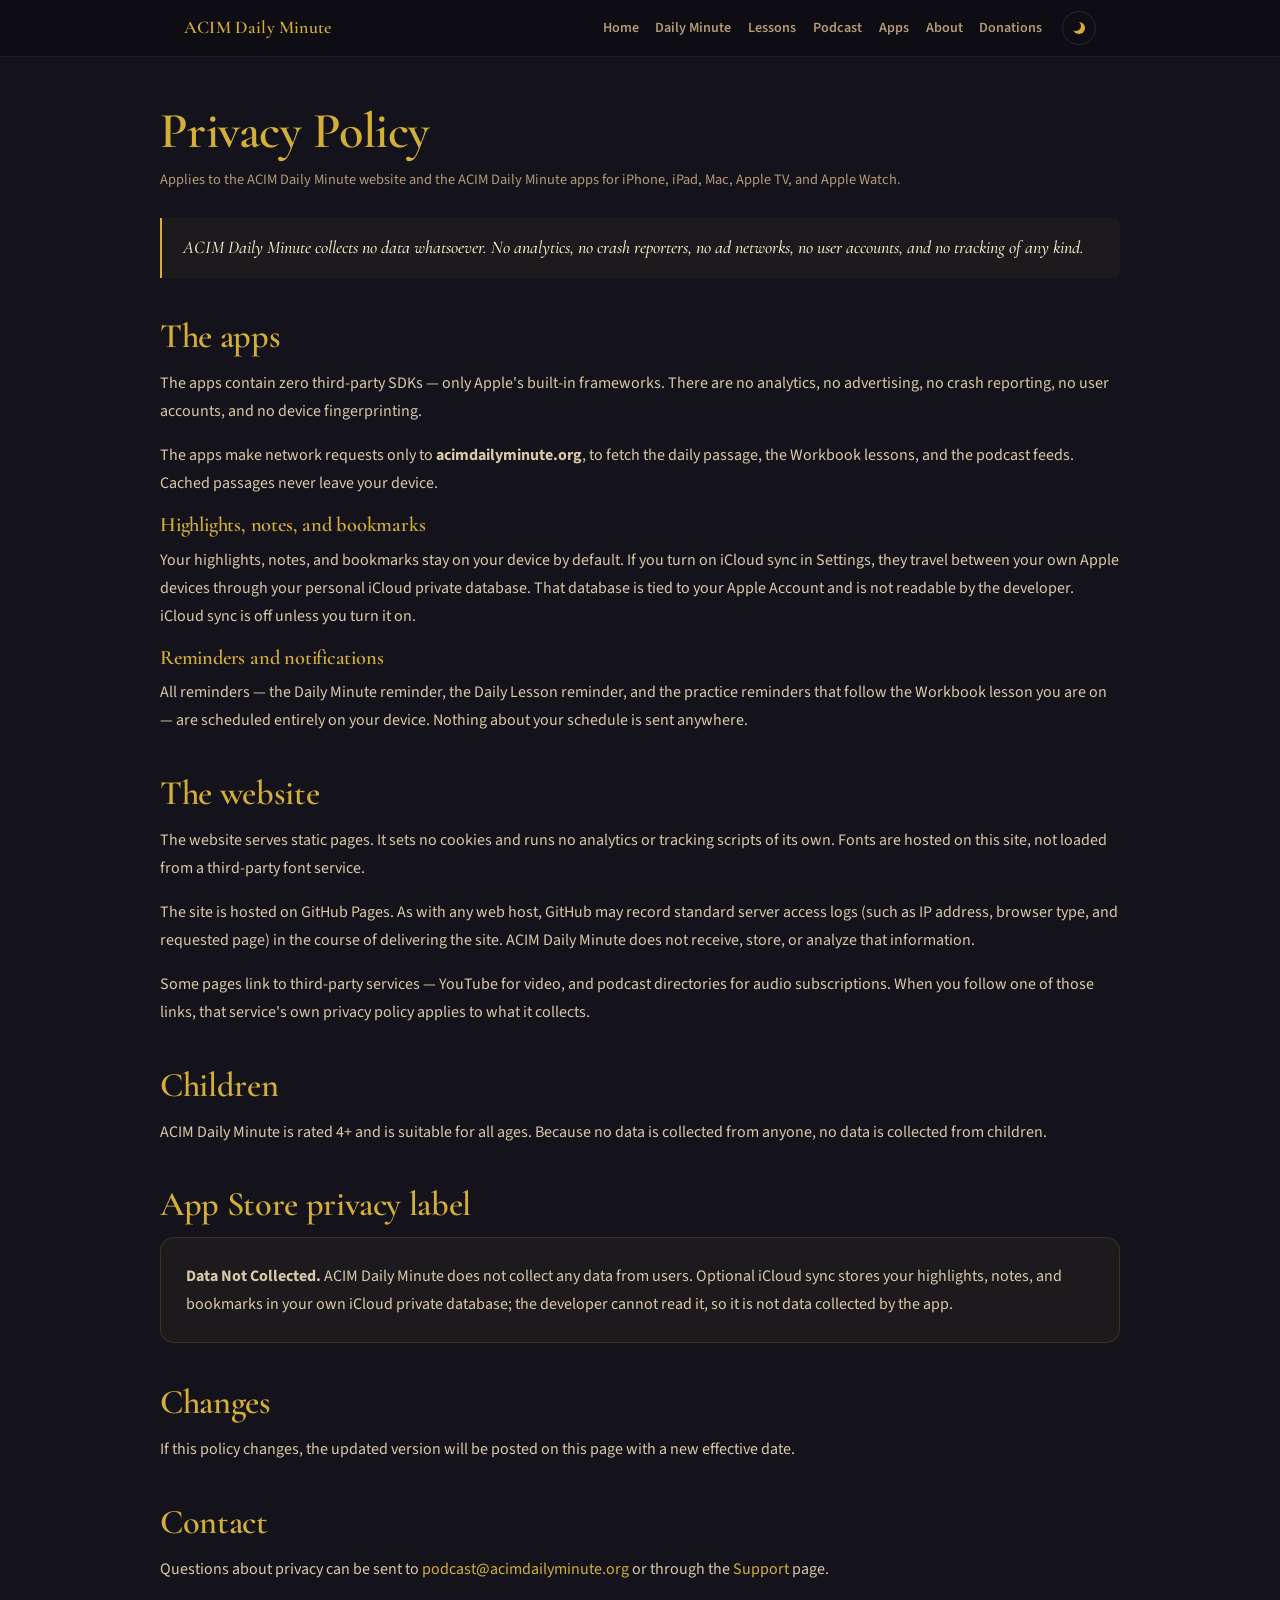
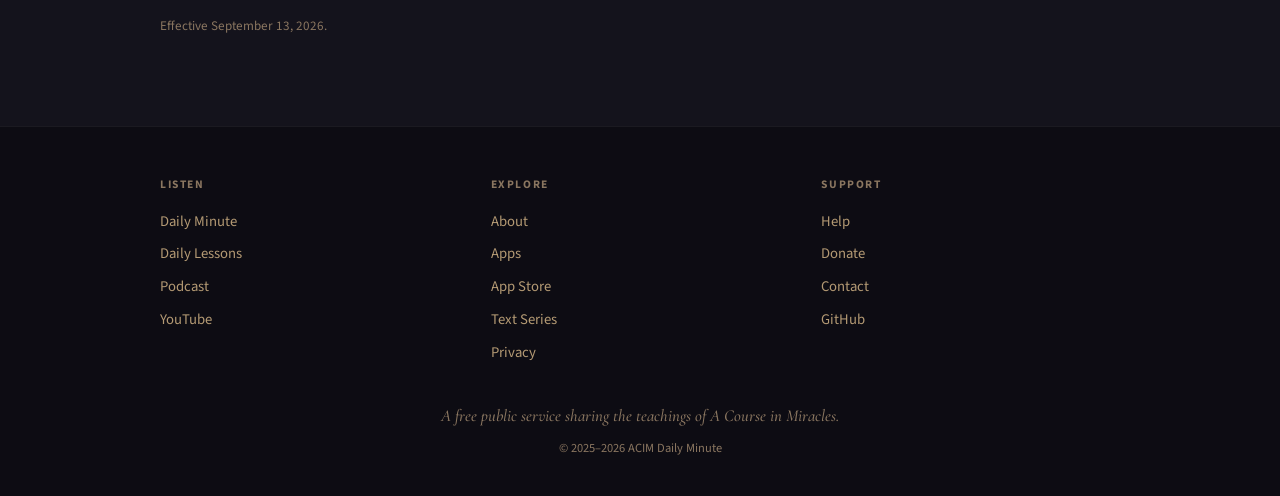
<file: docs/privacy.html>
<!DOCTYPE html>
<html lang="en" data-theme="dark">
<head>
    <meta charset="UTF-8">
    <meta name="viewport" content="width=device-width, initial-scale=1.0">
    <meta name="theme-color" content="#14131c">
    <title>Privacy Policy — ACIM Daily Minute</title>

    <meta name="description" content="The privacy policy for the ACIM Daily Minute website and apps. No data collected, no analytics, no ads, no accounts. Optional iCloud sync stays in your own private iCloud.">
    <meta name="author" content="ACIM Daily Minute">
    <link rel="canonical" href="https://www.acimdailyminute.org/privacy.html">

    <meta property="og:title" content="Privacy Policy — ACIM Daily Minute">
    <meta property="og:description" content="No data collected, no analytics, no ads, no accounts. Optional iCloud sync stays in your own private iCloud.">
    <meta property="og:type" content="website">
    <meta property="og:url" content="https://www.acimdailyminute.org/privacy.html">
    <meta property="og:site_name" content="ACIM Daily Minute">
    <meta property="og:image" content="https://www.acimdailyminute.org/assets/og-image.png">
    <meta property="og:image:width" content="1200">
    <meta property="og:image:height" content="630">
    <meta property="og:locale" content="en_US">

    <meta name="twitter:card" content="summary_large_image">
    <meta name="twitter:title" content="Privacy Policy — ACIM Daily Minute">
    <meta name="twitter:description" content="No data collected, no analytics, no ads, no accounts.">
    <meta name="twitter:image" content="https://www.acimdailyminute.org/assets/og-image.png">

    <link rel="icon" type="image/svg+xml" href="favicon.svg">
    <link rel="apple-touch-icon" sizes="180x180" href="assets/apple-touch-icon.png">
    <meta name="apple-mobile-web-app-title" content="ACIM Daily Minute">

    <script src="theme.js"></script>
    <link rel="stylesheet" href="style.css">
</head>
<body>
<a href="#main-content" class="skip-link">Skip to content</a>

<nav class="site-nav" aria-label="Main">
    <div class="site-nav__inner">
        <a href="index.html" class="site-nav__logo">ACIM Daily Minute</a>
        <ul class="site-nav__links">
            <li><a href="index.html">Home</a></li>
            <li><a href="daily-minute.html">Daily Minute</a></li>
            <li><a href="lessons.html">Lessons</a></li>
            <li><a href="podcast.html">Podcast</a></li>
            <li><a href="apps.html">Apps</a></li>
            <li><a href="about.html">About</a></li>
            <li><a href="donations.html">Donations</a></li>
        </ul>
        <button type="button" class="theme-toggle" aria-label="Switch to light theme"></button>
        <button type="button" class="site-nav__toggle" aria-label="Open menu" aria-controls="nav-overlay" aria-expanded="false">
            <span></span><span></span><span></span>
        </button>
    </div>
</nav>
<div id="nav-overlay" class="site-nav__overlay" role="dialog" aria-modal="true" aria-label="Menu">
    <button type="button" class="site-nav__close" aria-label="Close menu">&times;</button>
    <a href="index.html">Home</a>
    <a href="daily-minute.html">Daily Minute</a>
    <a href="lessons.html">Lessons</a>
    <a href="podcast.html">Podcast</a>
    <a href="apps.html">Apps</a>
    <a href="about.html">About</a>
    <a href="donations.html">Donations</a>
    <button type="button" class="theme-toggle--overlay">Light theme</button>
</div>

<main id="main-content" class="container page">
    <h1>Privacy Policy</h1>
    <p class="legal__meta">Applies to the ACIM Daily Minute website and the ACIM Daily Minute apps for iPhone, iPad, Mac, Apple TV, and Apple Watch.</p>

    <div class="philosophy">
        <p>ACIM Daily Minute collects no data whatsoever. No analytics, no crash reporters, no ad networks, no user accounts, and no tracking of any kind.</p>
    </div>

    <h2>The apps</h2>
    <p>The apps contain zero third-party SDKs — only Apple's built-in frameworks. There are no analytics, no advertising, no crash reporting, no user accounts, and no device fingerprinting.</p>
    <p>The apps make network requests only to <strong>acimdailyminute.org</strong>, to fetch the daily passage, the Workbook lessons, and the podcast feeds. Cached passages never leave your device.</p>

    <h3>Highlights, notes, and bookmarks</h3>
    <p>Your highlights, notes, and bookmarks stay on your device by default. If you turn on iCloud sync in Settings, they travel between your own Apple devices through your personal iCloud private database. That database is tied to your Apple Account and is not readable by the developer. iCloud sync is off unless you turn it on.</p>

    <h3>Reminders and notifications</h3>
    <p>All reminders — the Daily Minute reminder, the Daily Lesson reminder, and the practice reminders that follow the Workbook lesson you are on — are scheduled entirely on your device. Nothing about your schedule is sent anywhere.</p>

    <h2>The website</h2>
    <p>The website serves static pages. It sets no cookies and runs no analytics or tracking scripts of its own. Fonts are hosted on this site, not loaded from a third-party font service.</p>
    <p>The site is hosted on GitHub Pages. As with any web host, GitHub may record standard server access logs (such as IP address, browser type, and requested page) in the course of delivering the site. ACIM Daily Minute does not receive, store, or analyze that information.</p>
    <p>Some pages link to third-party services — YouTube for video, and podcast directories for audio subscriptions. When you follow one of those links, that service's own privacy policy applies to what it collects.</p>

    <h2>Children</h2>
    <p>ACIM Daily Minute is rated 4+ and is suitable for all ages. Because no data is collected from anyone, no data is collected from children.</p>

    <h2>App Store privacy label</h2>
    <div class="card">
        <p><strong>Data Not Collected.</strong> ACIM Daily Minute does not collect any data from users. Optional iCloud sync stores your highlights, notes, and bookmarks in your own iCloud private database; the developer cannot read it, so it is not data collected by the app.</p>
    </div>

    <h2>Changes</h2>
    <p>If this policy changes, the updated version will be posted on this page with a new effective date.</p>

    <h2>Contact</h2>
    <p>Questions about privacy can be sent to <a href="mailto:podcast@acimdailyminute.org">podcast@acimdailyminute.org</a> or through the <a href="support.html">Support</a> page.</p>

    <p class="legal__updated">Effective September 13, 2026.</p>
</main>

<footer class="site-footer">
    <div class="site-footer__inner">
        <div class="site-footer__grid">
            <div>
                <p class="site-footer__heading">Listen</p>
                <ul class="site-footer__col">
                    <li><a href="daily-minute.html">Daily Minute</a></li>
                    <li><a href="lessons.html">Daily Lessons</a></li>
                    <li><a href="podcast.html">Podcast</a></li>
                    <li><a href="https://www.youtube.com/watch?v=SrOOCbNXrwI&amp;list=PLP1KDMu51tB7o5hMs2ck69gZZidrg-ltD" rel="noopener noreferrer">YouTube</a></li>
                </ul>
            </div>
            <div>
                <p class="site-footer__heading">Explore</p>
                <ul class="site-footer__col">
                    <li><a href="about.html">About</a></li>
                    <li><a href="apps.html">Apps</a></li>
                    <li><a href="https://apps.apple.com/us/app/acim-daily-minute/id6810867237" rel="noopener noreferrer">App Store</a></li>
                    <li><a href="text-series.html">Text Series</a></li>
                    <li><a href="privacy.html">Privacy</a></li>
                </ul>
            </div>
            <div>
                <p class="site-footer__heading">Support</p>
                <ul class="site-footer__col">
                    <li><a href="support.html">Help</a></li>
                    <li><a href="donations.html">Donate</a></li>
                    <li><a href="mailto:podcast@acimdailyminute.org">Contact</a></li>
                    <li><a href="https://github.com/larryseyer/ACIM-Daily-Minute" rel="noopener noreferrer">GitHub</a></li>
                </ul>
            </div>
        </div>
        <p class="site-footer__tagline">A free public service sharing the teachings of A Course in Miracles.</p>
        <p class="site-footer__copy">&copy; 2025–2026 ACIM Daily Minute</p>
    </div>
</footer>
</body>
</html>
</file>
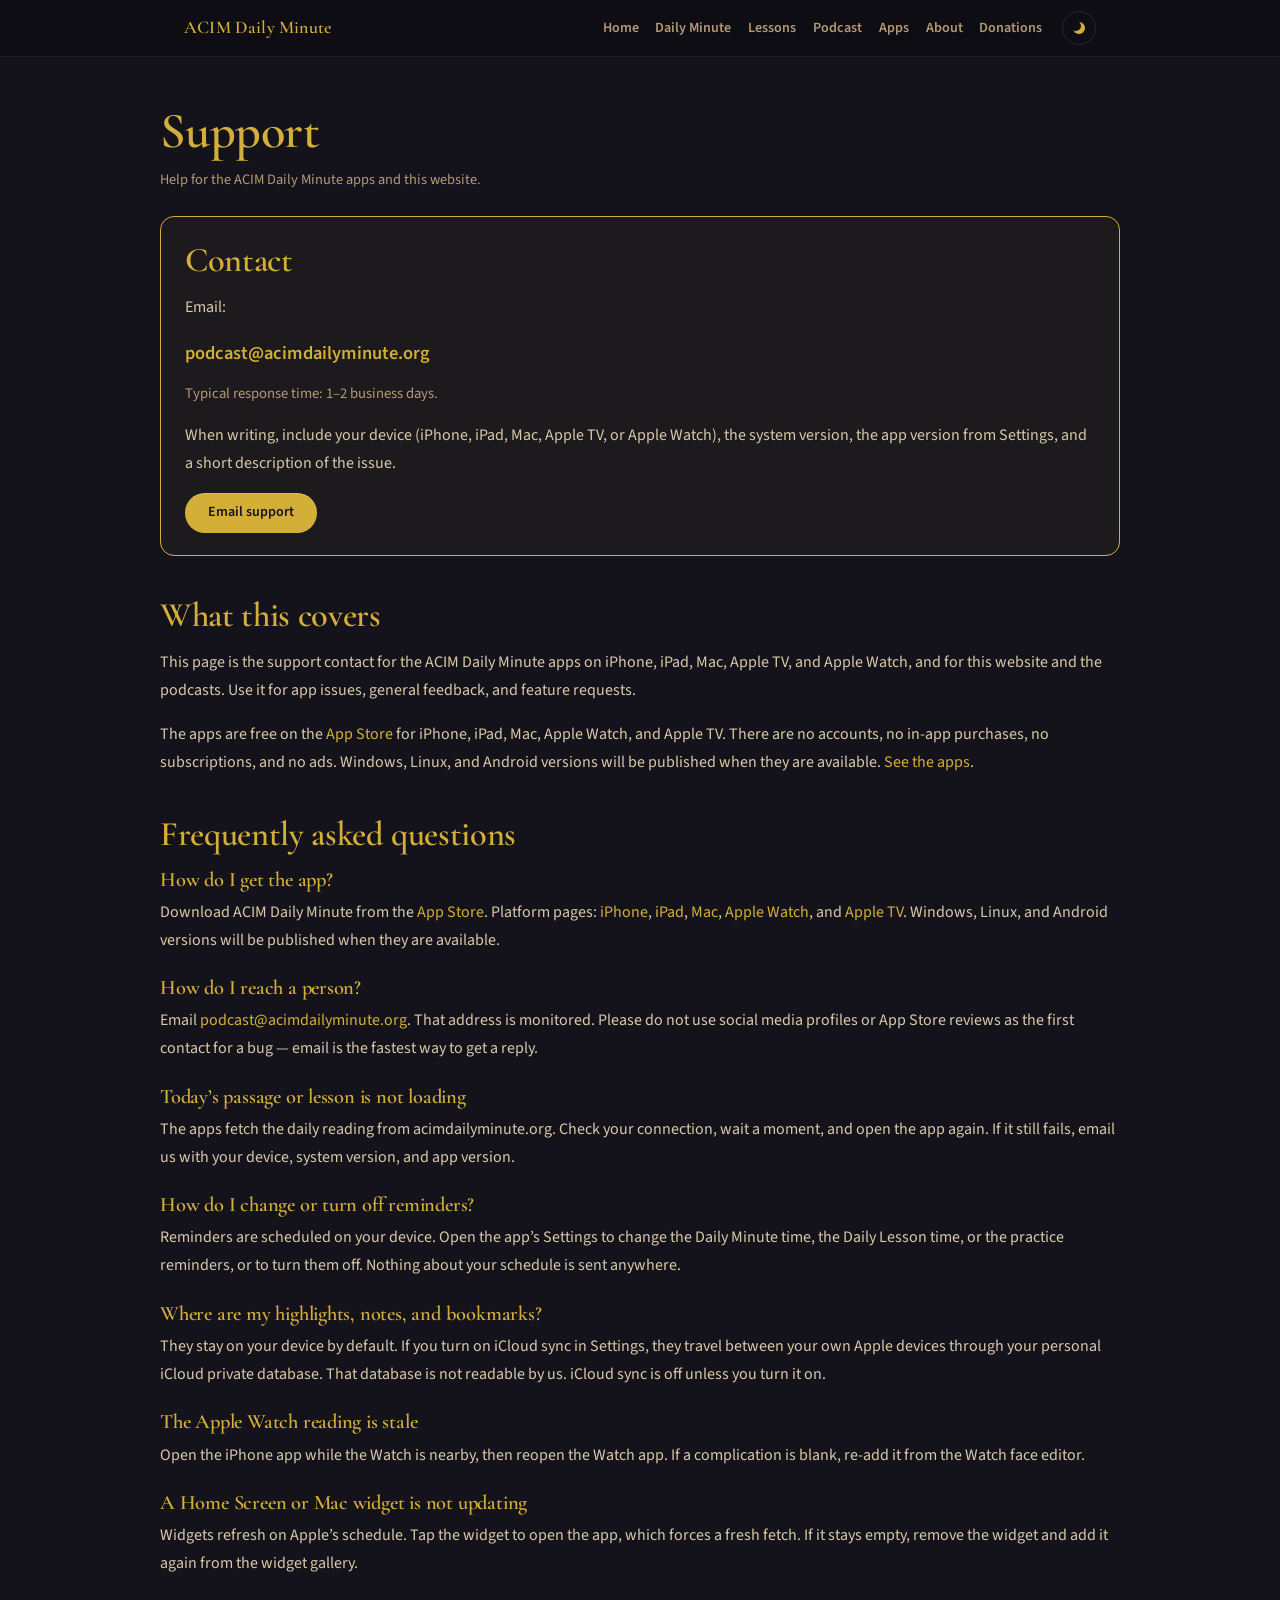
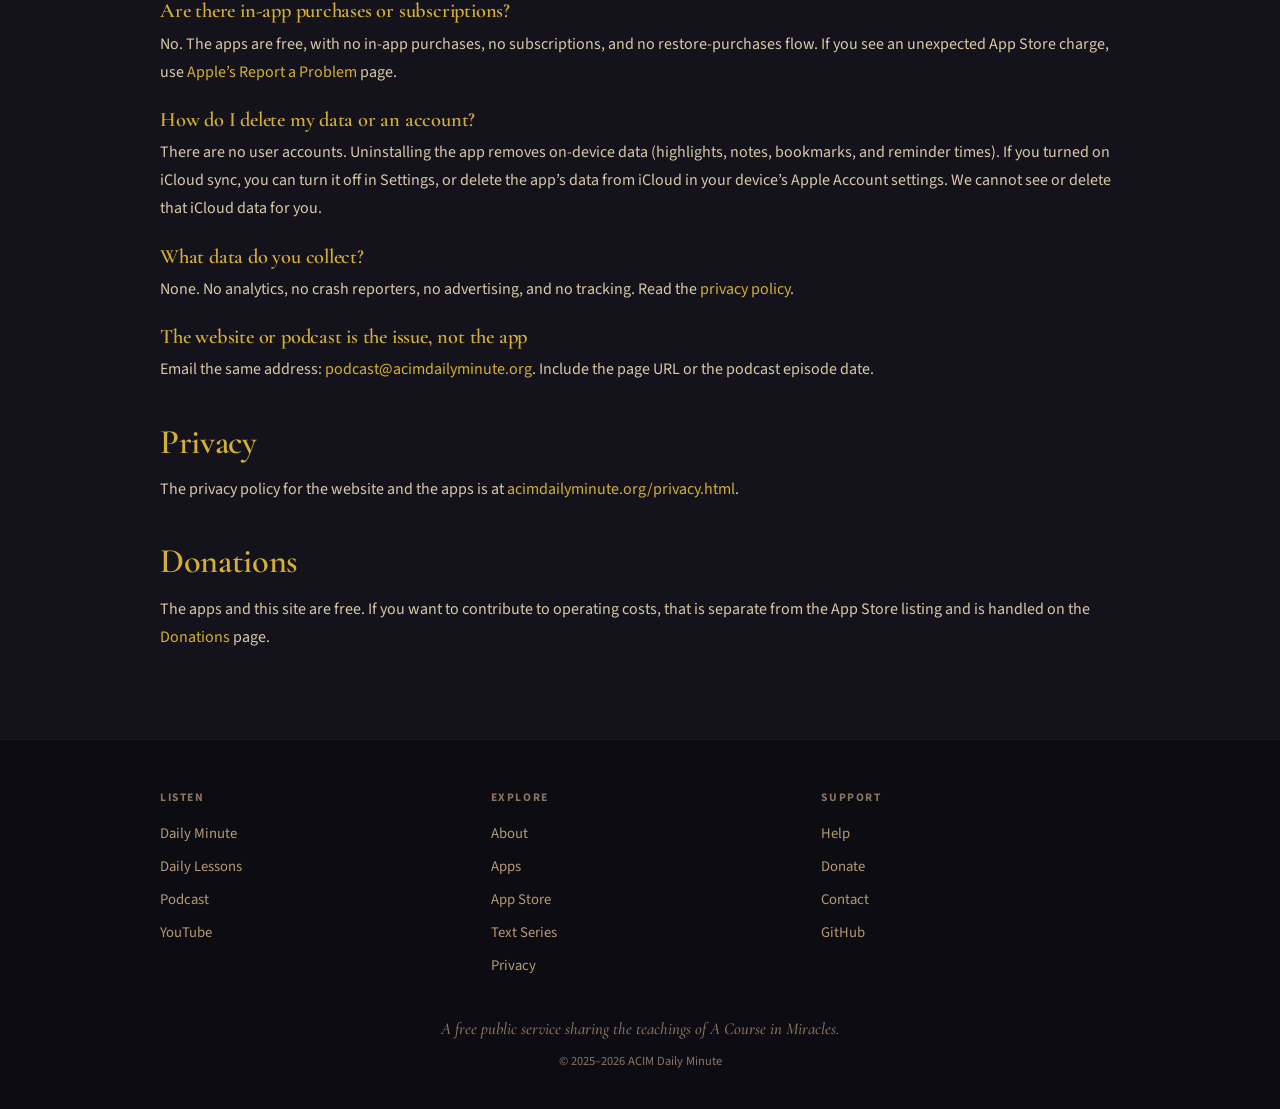
<file: docs/support.html>
<!DOCTYPE html>
<html lang="en" data-theme="dark">
<head>
    <meta charset="UTF-8">
    <meta name="viewport" content="width=device-width, initial-scale=1.0">
    <meta name="theme-color" content="#14131c">
    <title>Support — ACIM Daily Minute</title>

    <meta name="description" content="Help for the ACIM Daily Minute apps and website. Email podcast@acimdailyminute.org — typical response within 1–2 business days.">
    <meta name="author" content="ACIM Daily Minute">
    <link rel="canonical" href="https://www.acimdailyminute.org/support.html">

    <meta property="og:title" content="Support — ACIM Daily Minute">
    <meta property="og:description" content="Help for the ACIM Daily Minute apps and website. Email podcast@acimdailyminute.org.">
    <meta property="og:type" content="website">
    <meta property="og:url" content="https://www.acimdailyminute.org/support.html">
    <meta property="og:site_name" content="ACIM Daily Minute">
    <meta property="og:image" content="https://www.acimdailyminute.org/assets/og-image.png">
    <meta property="og:image:width" content="1200">
    <meta property="og:image:height" content="630">
    <meta property="og:locale" content="en_US">

    <meta name="twitter:card" content="summary_large_image">
    <meta name="twitter:title" content="Support — ACIM Daily Minute">
    <meta name="twitter:description" content="Help for the ACIM Daily Minute apps and website. Email podcast@acimdailyminute.org.">
    <meta name="twitter:image" content="https://www.acimdailyminute.org/assets/og-image.png">

    <link rel="icon" type="image/svg+xml" href="favicon.svg">
    <link rel="apple-touch-icon" sizes="180x180" href="assets/apple-touch-icon.png">
    <meta name="apple-mobile-web-app-title" content="ACIM Daily Minute">

    <script src="theme.js"></script>
    <link rel="stylesheet" href="style.css">

    <script type="application/ld+json">
    {
        "@context": "https://schema.org",
        "@type": "ContactPage",
        "name": "Support — ACIM Daily Minute",
        "url": "https://www.acimdailyminute.org/support.html",
        "description": "Help for the ACIM Daily Minute apps and website.",
        "about": {
            "@type": "SoftwareApplication",
            "name": "ACIM Daily Minute",
            "operatingSystem": "iOS, iPadOS, macOS, tvOS, watchOS",
            "downloadUrl": "https://apps.apple.com/us/app/acim-daily-minute/id6810867237"
        },
        "mainEntity": {
            "@type": "Organization",
            "name": "ACIM Daily Minute",
            "email": "podcast@acimdailyminute.org",
            "url": "https://www.acimdailyminute.org/"
        }
    }
    </script>
</head>
<body>
<a href="#main-content" class="skip-link">Skip to content</a>

<nav class="site-nav" aria-label="Main">
    <div class="site-nav__inner">
        <a href="index.html" class="site-nav__logo">ACIM Daily Minute</a>
        <ul class="site-nav__links">
            <li><a href="index.html">Home</a></li>
            <li><a href="daily-minute.html">Daily Minute</a></li>
            <li><a href="lessons.html">Lessons</a></li>
            <li><a href="podcast.html">Podcast</a></li>
            <li><a href="apps.html">Apps</a></li>
            <li><a href="about.html">About</a></li>
            <li><a href="donations.html">Donations</a></li>
        </ul>
        <button type="button" class="theme-toggle" aria-label="Switch to light theme"></button>
        <button type="button" class="site-nav__toggle" aria-label="Open menu" aria-controls="nav-overlay" aria-expanded="false">
            <span></span><span></span><span></span>
        </button>
    </div>
</nav>
<div id="nav-overlay" class="site-nav__overlay" role="dialog" aria-modal="true" aria-label="Menu">
    <button type="button" class="site-nav__close" aria-label="Close menu">&times;</button>
    <a href="index.html">Home</a>
    <a href="daily-minute.html">Daily Minute</a>
    <a href="lessons.html">Lessons</a>
    <a href="podcast.html">Podcast</a>
    <a href="apps.html">Apps</a>
    <a href="about.html">About</a>
    <a href="donations.html">Donations</a>
    <button type="button" class="theme-toggle--overlay">Light theme</button>
</div>

<main id="main-content" class="container page">
    <h1>Support</h1>
    <p class="legal__meta">Help for the ACIM Daily Minute apps and this website.</p>

    <div class="contact-card">
        <h2>Contact</h2>
        <p>Email:</p>
        <p class="contact-card__email"><a href="mailto:podcast@acimdailyminute.org">podcast@acimdailyminute.org</a></p>
        <p class="contact-card__meta">Typical response time: 1–2 business days.</p>
        <p>When writing, include your device (iPhone, iPad, Mac, Apple TV, or Apple Watch), the system version, the app version from Settings, and a short description of the issue.</p>
        <a href="mailto:podcast@acimdailyminute.org" class="btn btn--primary">Email support</a>
    </div>

    <h2>What this covers</h2>
    <p>This page is the support contact for the ACIM Daily Minute apps on iPhone, iPad, Mac, Apple TV, and Apple Watch, and for this website and the podcasts. Use it for app issues, general feedback, and feature requests.</p>
    <p>The apps are free on the <a href="https://apps.apple.com/us/app/acim-daily-minute/id6810867237" rel="noopener noreferrer">App Store</a> for iPhone, iPad, Mac, Apple Watch, and Apple TV. There are no accounts, no in-app purchases, no subscriptions, and no ads. Windows, Linux, and Android versions will be published when they are available. <a href="apps.html">See the apps</a>.</p>

    <h2>Frequently asked questions</h2>

    <div class="faq-item">
        <h3>How do I get the app?</h3>
        <p>Download ACIM Daily Minute from the <a href="https://apps.apple.com/us/app/acim-daily-minute/id6810867237" rel="noopener noreferrer">App Store</a>. Platform pages: <a href="https://apps.apple.com/us/app/acim-daily-minute/id6810867237?platform=iphone" rel="noopener noreferrer">iPhone</a>, <a href="https://apps.apple.com/us/app/acim-daily-minute/id6810867237?platform=ipad" rel="noopener noreferrer">iPad</a>, <a href="https://apps.apple.com/us/app/acim-daily-minute/id6810867237?platform=mac" rel="noopener noreferrer">Mac</a>, <a href="https://apps.apple.com/us/app/acim-daily-minute/id6810867237?platform=appleWatch" rel="noopener noreferrer">Apple Watch</a>, and <a href="https://apps.apple.com/us/app/acim-daily-minute/id6810867237?platform=appleTV" rel="noopener noreferrer">Apple TV</a>. Windows, Linux, and Android versions will be published when they are available.</p>
    </div>

    <div class="faq-item">
        <h3>How do I reach a person?</h3>
        <p>Email <a href="mailto:podcast@acimdailyminute.org">podcast@acimdailyminute.org</a>. That address is monitored. Please do not use social media profiles or App Store reviews as the first contact for a bug — email is the fastest way to get a reply.</p>
    </div>

    <div class="faq-item">
        <h3>Today’s passage or lesson is not loading</h3>
        <p>The apps fetch the daily reading from acimdailyminute.org. Check your connection, wait a moment, and open the app again. If it still fails, email us with your device, system version, and app version.</p>
    </div>

    <div class="faq-item">
        <h3>How do I change or turn off reminders?</h3>
        <p>Reminders are scheduled on your device. Open the app’s Settings to change the Daily Minute time, the Daily Lesson time, or the practice reminders, or to turn them off. Nothing about your schedule is sent anywhere.</p>
    </div>

    <div class="faq-item">
        <h3>Where are my highlights, notes, and bookmarks?</h3>
        <p>They stay on your device by default. If you turn on iCloud sync in Settings, they travel between your own Apple devices through your personal iCloud private database. That database is not readable by us. iCloud sync is off unless you turn it on.</p>
    </div>

    <div class="faq-item">
        <h3>The Apple Watch reading is stale</h3>
        <p>Open the iPhone app while the Watch is nearby, then reopen the Watch app. If a complication is blank, re-add it from the Watch face editor.</p>
    </div>

    <div class="faq-item">
        <h3>A Home Screen or Mac widget is not updating</h3>
        <p>Widgets refresh on Apple’s schedule. Tap the widget to open the app, which forces a fresh fetch. If it stays empty, remove the widget and add it again from the widget gallery.</p>
    </div>

    <div class="faq-item">
        <h3>Are there in-app purchases or subscriptions?</h3>
        <p>No. The apps are free, with no in-app purchases, no subscriptions, and no restore-purchases flow. If you see an unexpected App Store charge, use <a href="https://reportaproblem.apple.com/" rel="noopener noreferrer">Apple’s Report a Problem</a> page.</p>
    </div>

    <div class="faq-item">
        <h3>How do I delete my data or an account?</h3>
        <p>There are no user accounts. Uninstalling the app removes on-device data (highlights, notes, bookmarks, and reminder times). If you turned on iCloud sync, you can turn it off in Settings, or delete the app’s data from iCloud in your device’s Apple Account settings. We cannot see or delete that iCloud data for you.</p>
    </div>

    <div class="faq-item">
        <h3>What data do you collect?</h3>
        <p>None. No analytics, no crash reporters, no advertising, and no tracking. Read the <a href="privacy.html">privacy policy</a>.</p>
    </div>

    <div class="faq-item">
        <h3>The website or podcast is the issue, not the app</h3>
        <p>Email the same address: <a href="mailto:podcast@acimdailyminute.org">podcast@acimdailyminute.org</a>. Include the page URL or the podcast episode date.</p>
    </div>

    <h2>Privacy</h2>
    <p>The privacy policy for the website and the apps is at <a href="privacy.html">acimdailyminute.org/privacy.html</a>.</p>

    <h2>Donations</h2>
    <p>The apps and this site are free. If you want to contribute to operating costs, that is separate from the App Store listing and is handled on the <a href="donations.html">Donations</a> page.</p>
</main>

<footer class="site-footer">
    <div class="site-footer__inner">
        <div class="site-footer__grid">
            <div>
                <p class="site-footer__heading">Listen</p>
                <ul class="site-footer__col">
                    <li><a href="daily-minute.html">Daily Minute</a></li>
                    <li><a href="lessons.html">Daily Lessons</a></li>
                    <li><a href="podcast.html">Podcast</a></li>
                    <li><a href="https://www.youtube.com/watch?v=SrOOCbNXrwI&amp;list=PLP1KDMu51tB7o5hMs2ck69gZZidrg-ltD" rel="noopener noreferrer">YouTube</a></li>
                </ul>
            </div>
            <div>
                <p class="site-footer__heading">Explore</p>
                <ul class="site-footer__col">
                    <li><a href="about.html">About</a></li>
                    <li><a href="apps.html">Apps</a></li>
                    <li><a href="https://apps.apple.com/us/app/acim-daily-minute/id6810867237" rel="noopener noreferrer">App Store</a></li>
                    <li><a href="text-series.html">Text Series</a></li>
                    <li><a href="privacy.html">Privacy</a></li>
                </ul>
            </div>
            <div>
                <p class="site-footer__heading">Support</p>
                <ul class="site-footer__col">
                    <li><a href="support.html">Help</a></li>
                    <li><a href="donations.html">Donate</a></li>
                    <li><a href="mailto:podcast@acimdailyminute.org">Contact</a></li>
                    <li><a href="https://github.com/larryseyer/ACIM-Daily-Minute" rel="noopener noreferrer">GitHub</a></li>
                </ul>
            </div>
        </div>
        <p class="site-footer__tagline">A free public service sharing the teachings of A Course in Miracles.</p>
        <p class="site-footer__copy">&copy; 2025–2026 ACIM Daily Minute</p>
    </div>
</footer>
</body>
</html>
</file>
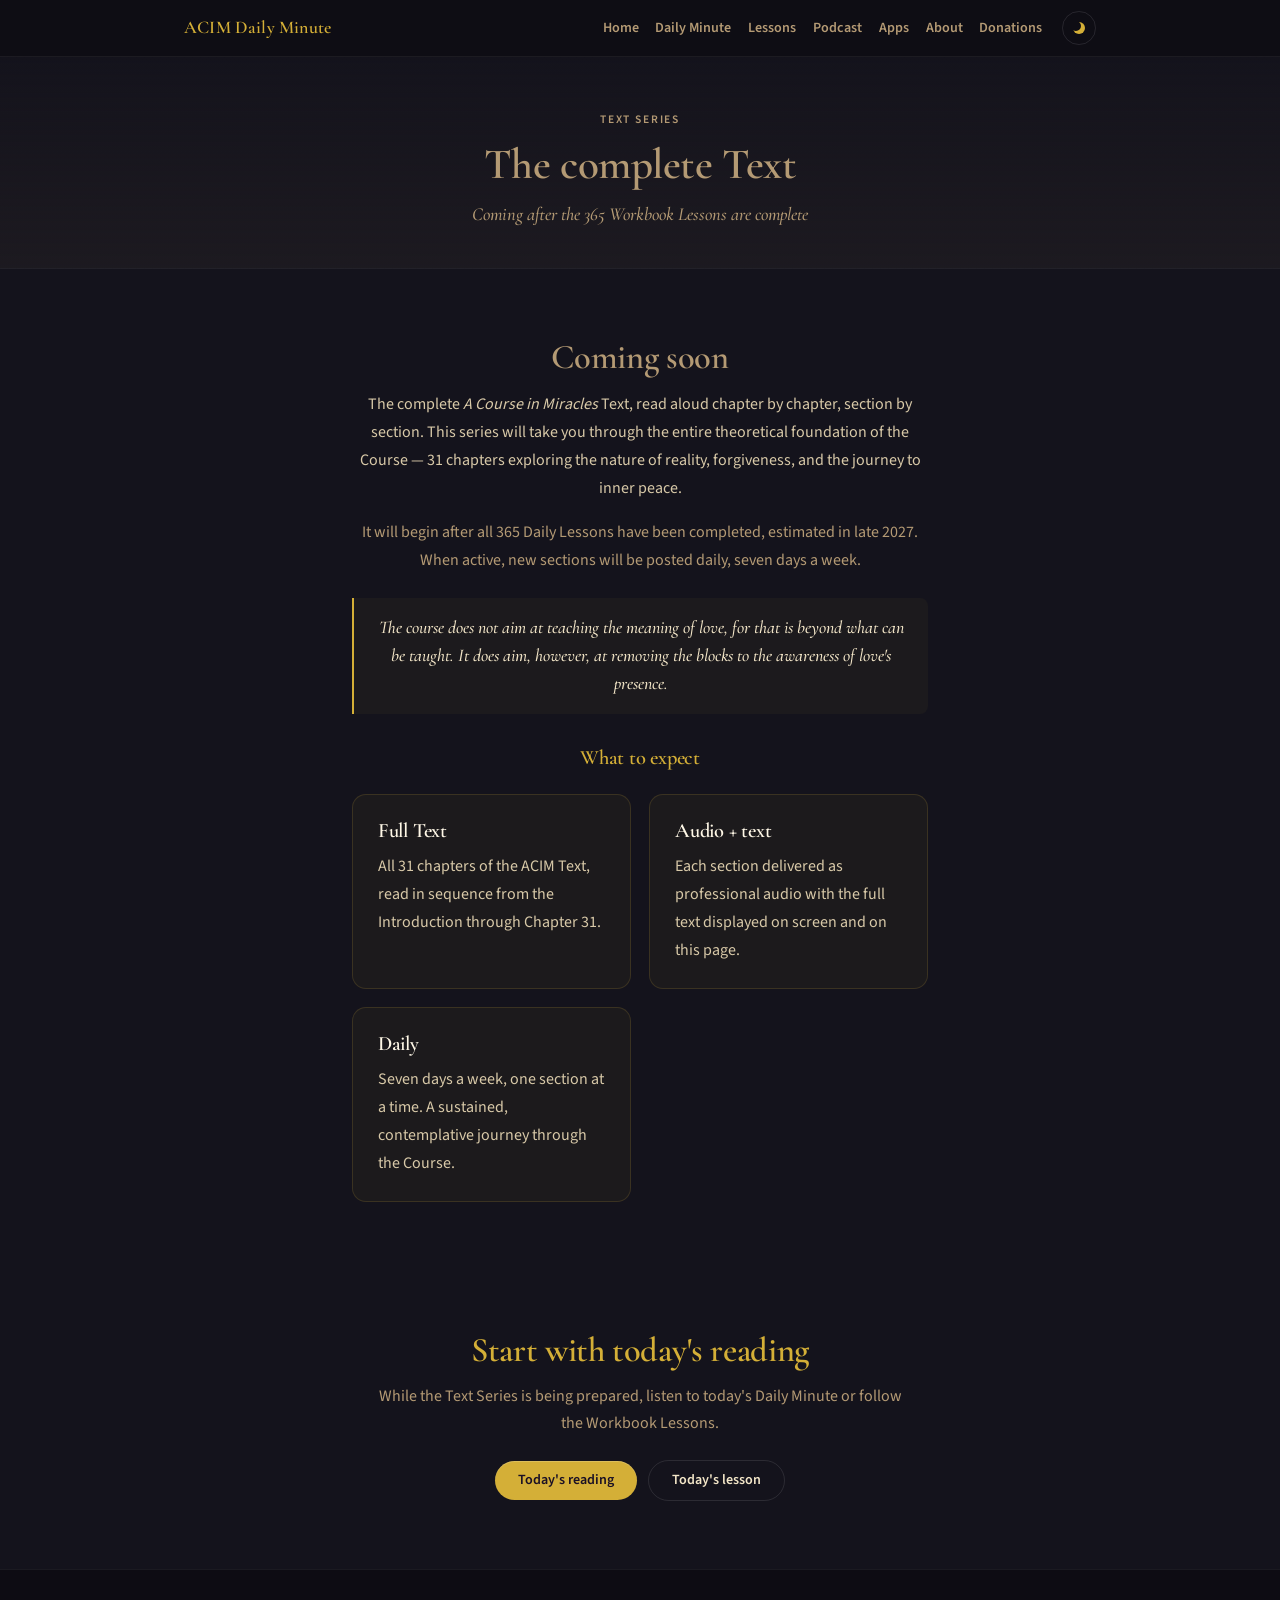
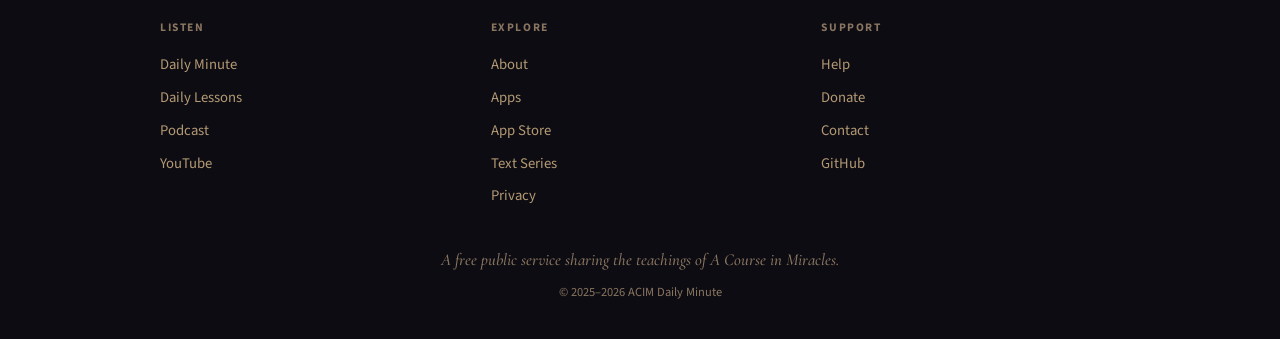
<file: docs/text-series.html>
<!DOCTYPE html>
<html lang="en" data-theme="dark">
<head>
    <meta charset="UTF-8">
    <meta name="viewport" content="width=device-width, initial-scale=1.0">
    <meta name="theme-color" content="#14131c">
    <title>Text Series — ACIM Daily Minute</title>

    <meta name="description" content="The complete A Course in Miracles Text, read aloud chapter by chapter. Coming after the 365 Workbook Lessons are complete.">
    <meta name="author" content="ACIM Daily Minute">
    <link rel="canonical" href="https://www.acimdailyminute.org/text-series.html">

    <meta property="og:title" content="Text Series — ACIM Daily Minute">
    <meta property="og:description" content="The complete ACIM Text, read aloud chapter by chapter. Coming soon.">
    <meta property="og:type" content="website">
    <meta property="og:url" content="https://www.acimdailyminute.org/text-series.html">
    <meta property="og:site_name" content="ACIM Daily Minute">
    <meta property="og:image" content="https://www.acimdailyminute.org/assets/og-image.png">
    <meta property="og:image:width" content="1200">
    <meta property="og:image:height" content="630">
    <meta property="og:locale" content="en_US">

    <meta name="twitter:card" content="summary_large_image">
    <meta name="twitter:title" content="Text Series — ACIM Daily Minute">
    <meta name="twitter:description" content="The complete ACIM Text, read aloud chapter by chapter. Coming soon.">
    <meta name="twitter:image" content="https://www.acimdailyminute.org/assets/og-image.png">

    <link rel="icon" type="image/svg+xml" href="favicon.svg">
    <link rel="apple-touch-icon" sizes="180x180" href="assets/apple-touch-icon.png">
    <meta name="apple-mobile-web-app-title" content="ACIM Daily Minute">

    <script src="theme.js"></script>
    <link rel="stylesheet" href="style.css">
</head>
<body>
<a href="#main-content" class="skip-link">Skip to content</a>

<nav class="site-nav" aria-label="Main">
    <div class="site-nav__inner">
        <a href="index.html" class="site-nav__logo">ACIM Daily Minute</a>
        <ul class="site-nav__links">
            <li><a href="index.html">Home</a></li>
            <li><a href="daily-minute.html">Daily Minute</a></li>
            <li><a href="lessons.html">Lessons</a></li>
            <li><a href="podcast.html">Podcast</a></li>
            <li><a href="apps.html">Apps</a></li>
            <li><a href="about.html">About</a></li>
            <li><a href="donations.html">Donations</a></li>
        </ul>
        <button type="button" class="theme-toggle" aria-label="Switch to light theme"></button>
        <button type="button" class="site-nav__toggle" aria-label="Open menu" aria-controls="nav-overlay" aria-expanded="false">
            <span></span><span></span><span></span>
        </button>
    </div>
</nav>
<div id="nav-overlay" class="site-nav__overlay" role="dialog" aria-modal="true" aria-label="Menu">
    <button type="button" class="site-nav__close" aria-label="Close menu">&times;</button>
    <a href="index.html">Home</a>
    <a href="daily-minute.html">Daily Minute</a>
    <a href="lessons.html">Lessons</a>
    <a href="podcast.html">Podcast</a>
    <a href="apps.html">Apps</a>
    <a href="about.html">About</a>
    <a href="donations.html">Donations</a>
    <button type="button" class="theme-toggle--overlay">Light theme</button>
</div>

<main id="main-content">
<section class="page-hero page-hero--muted">
    <span class="label">Text Series</span>
    <h1>The complete Text</h1>
    <p class="page-hero__subtitle">Coming after the 365 Workbook Lessons are complete</p>
</section>

<section class="container section text-center">
    <div class="coming-soon">
        <h2>Coming soon</h2>
        <p>The complete <em>A Course in Miracles</em> Text, read aloud chapter by chapter, section by section. This series will take you through the entire theoretical foundation of the Course — 31 chapters exploring the nature of reality, forgiveness, and the journey to inner peace.</p>
        <p class="text-muted">It will begin after all 365 Daily Lessons have been completed, estimated in late 2027. When active, new sections will be posted daily, seven days a week.</p>

        <div class="philosophy mt-3">
            <p>The course does not aim at teaching the meaning of love, for that is beyond what can be taught. It does aim, however, at removing the blocks to the awareness of love's presence.</p>
        </div>

        <h3 class="mt-4">What to expect</h3>
        <div class="card-grid">
            <div class="card">
                <h3>Full Text</h3>
                <p>All 31 chapters of the ACIM Text, read in sequence from the Introduction through Chapter 31.</p>
            </div>
            <div class="card">
                <h3>Audio + text</h3>
                <p>Each section delivered as professional audio with the full text displayed on screen and on this page.</p>
            </div>
            <div class="card">
                <h3>Daily</h3>
                <p>Seven days a week, one section at a time. A sustained, contemplative journey through the Course.</p>
            </div>
        </div>
    </div>
</section>

<section class="container cta-section">
    <h2 class="cta-section__title">Start with today's reading</h2>
    <p class="cta-section__desc">While the Text Series is being prepared, listen to today's Daily Minute or follow the Workbook Lessons.</p>
    <div class="btn-row">
        <a href="daily-minute.html" class="btn btn--primary">Today's reading</a>
        <a href="lessons.html" class="btn btn--outline">Today's lesson</a>
    </div>
</section>
</main>

<footer class="site-footer">
    <div class="site-footer__inner">
        <div class="site-footer__grid">
            <div>
                <p class="site-footer__heading">Listen</p>
                <ul class="site-footer__col">
                    <li><a href="daily-minute.html">Daily Minute</a></li>
                    <li><a href="lessons.html">Daily Lessons</a></li>
                    <li><a href="podcast.html">Podcast</a></li>
                    <li><a href="https://www.youtube.com/watch?v=SrOOCbNXrwI&amp;list=PLP1KDMu51tB7o5hMs2ck69gZZidrg-ltD" rel="noopener noreferrer">YouTube</a></li>
                </ul>
            </div>
            <div>
                <p class="site-footer__heading">Explore</p>
                <ul class="site-footer__col">
                    <li><a href="about.html">About</a></li>
                    <li><a href="apps.html">Apps</a></li>
                    <li><a href="https://apps.apple.com/us/app/acim-daily-minute/id6810867237" rel="noopener noreferrer">App Store</a></li>
                    <li><a href="text-series.html">Text Series</a></li>
                    <li><a href="privacy.html">Privacy</a></li>
                </ul>
            </div>
            <div>
                <p class="site-footer__heading">Support</p>
                <ul class="site-footer__col">
                    <li><a href="support.html">Help</a></li>
                    <li><a href="donations.html">Donate</a></li>
                    <li><a href="mailto:podcast@acimdailyminute.org">Contact</a></li>
                    <li><a href="https://github.com/larryseyer/ACIM-Daily-Minute" rel="noopener noreferrer">GitHub</a></li>
                </ul>
            </div>
        </div>
        <p class="site-footer__tagline">A free public service sharing the teachings of A Course in Miracles.</p>
        <p class="site-footer__copy">&copy; 2025–2026 ACIM Daily Minute</p>
    </div>
</footer>
</body>
</html>
</file>
<file: docs/style.css>
/* ============================================================
   ACIM Daily Minute — Shared Stylesheet
   Quiet gold on dusk indigo. The Course is the object;
   the chrome recedes.
   ============================================================ */


/* ============================================================
   1. RESET
   ============================================================ */

*, *::before, *::after {
    margin: 0;
    padding: 0;
    box-sizing: border-box;
}

html {
    scroll-padding-top: 4.5rem;
}

img, svg {
    display: block;
    max-width: 100%;
    height: auto;
}

button, input, select, textarea {
    font: inherit;
}


/* ============================================================
   2. FONTS
   ============================================================ */

@font-face {
    font-family: 'Cormorant Garamond';
    src: url('assets/fonts/cormorant-garamond-500.woff2') format('woff2');
    font-weight: 500;
    font-style: normal;
    font-display: swap;
}

@font-face {
    font-family: 'Cormorant Garamond';
    src: url('assets/fonts/cormorant-garamond-600.woff2') format('woff2');
    font-weight: 600;
    font-style: normal;
    font-display: swap;
}

@font-face {
    font-family: 'Cormorant Garamond';
    src: url('assets/fonts/cormorant-garamond-700.woff2') format('woff2');
    font-weight: 700;
    font-style: normal;
    font-display: swap;
}

@font-face {
    font-family: 'Cormorant Garamond';
    src: url('assets/fonts/cormorant-garamond-500-italic.woff2') format('woff2');
    font-weight: 500;
    font-style: italic;
    font-display: swap;
}

@font-face {
    font-family: 'Cormorant Garamond';
    src: url('assets/fonts/cormorant-garamond-600-italic.woff2') format('woff2');
    font-weight: 600;
    font-style: italic;
    font-display: swap;
}

@font-face {
    font-family: 'Source Sans 3';
    src: url('assets/fonts/source-sans-3-400.woff2') format('woff2');
    font-weight: 400;
    font-style: normal;
    font-display: swap;
}

@font-face {
    font-family: 'Source Sans 3';
    src: url('assets/fonts/source-sans-3-600.woff2') format('woff2');
    font-weight: 600;
    font-style: normal;
    font-display: swap;
}

@font-face {
    font-family: 'Source Sans 3';
    src: url('assets/fonts/source-sans-3-700.woff2') format('woff2');
    font-weight: 700;
    font-style: normal;
    font-display: swap;
}


/* ============================================================
   3. DESIGN TOKENS (Dark Mode — Default)
   ============================================================ */

:root {
    color-scheme: dark;

    --color-bg:         #14131c;
    --color-bg-deep:    #0d0c13;
    --color-bg-alt:     #241f30;
    --color-surface:    rgba(20, 19, 28, 0.75);

    --color-border:     rgba(255, 255, 255, 0.1);
    --color-border-dim: rgba(255, 255, 255, 0.06);

    --color-gold:       #d4af37;
    --color-gold-light: #f0c956;
    --color-gold-dark:  #b8942a;
    --color-gold-glow:  rgba(212, 175, 55, 0.5);

    --color-blue:       #7eb6f6;
    --color-blue-dark:  #3b6cb5;

    --color-text:        #f3e6c8;
    --color-text-body:   #d8c9a8;
    --color-text-muted:  #b49a74;
    --color-text-dim:    #8a7660;
    --color-text-bright: #fff8e7;

    --color-green:  #4ade80;
    --color-red:    #ef4444;

    --font-serif:   'Cormorant Garamond', Georgia, 'Times New Roman', serif;
    --font-sans:    'Source Sans 3', -apple-system, BlinkMacSystemFont, 'Segoe UI', sans-serif;

    --max-width:     960px;
    --measure:       40rem;
    --radius:        14px;
    --radius-sm:     8px;
    --radius-lg:     18px;
    --radius-pill:   999px;

    --hero-gradient: linear-gradient(180deg,
        #14131c 0%, #241f30 15%, #4a2a1a 40%,
        #b8742d 65%, #d4af37 80%, #f0c956 90%, #ffeaaa 100%);

    --nav-bg: rgba(13, 12, 19, 0.78);

    --card-bg:      rgba(212, 175, 55, 0.045);
    --card-border:  rgba(212, 175, 55, 0.16);

    --glass-bg:     rgba(0, 0, 0, 0.35);
    --glass-border: rgba(212, 175, 55, 0.25);

    --focus: 0 0 0 2px var(--color-bg), 0 0 0 4px var(--color-gold);
}


/* ============================================================
   4. LIGHT MODE TOKENS
   ============================================================ */

[data-theme="light"] {
    color-scheme: light;

    --color-bg:         #f7f1e6;
    --color-bg-deep:    #efe6d4;
    --color-bg-alt:     #e7dcc6;
    --color-surface:    rgba(247, 241, 230, 0.88);

    --color-border:     rgba(45, 27, 61, 0.12);
    --color-border-dim: rgba(45, 27, 61, 0.06);

    --color-gold:       #9a7518;
    --color-gold-light: #b8942a;
    --color-gold-dark:  #7a5c10;
    --color-gold-glow:  rgba(154, 117, 24, 0.22);

    --color-blue:       #1d4f9a;
    --color-blue-dark:  #163e7a;

    --color-text:        #2a1a18;
    --color-text-body:   #3f322c;
    --color-text-muted:  #6b5748;
    --color-text-dim:    #8a7464;
    --color-text-bright: #1a1025;

    --nav-bg: rgba(247, 241, 230, 0.86);

    --card-bg:      rgba(154, 117, 24, 0.06);
    --card-border:  rgba(154, 117, 24, 0.22);

    --glass-bg:     rgba(255, 255, 255, 0.55);
    --glass-border: rgba(154, 117, 24, 0.3);

    --hero-gradient: linear-gradient(180deg,
        #f7f1e6 0%, #f5edd8 15%, #e8d5a8 40%,
        #d4af37 65%, #b8942a 80%, #96771e 90%, #7a5c10 100%);
}


/* ============================================================
   5. BASE STYLES
   ============================================================ */

body {
    font-family: var(--font-sans);
    background: var(--color-bg);
    color: var(--color-text);
    line-height: 1.6;
    -webkit-font-smoothing: antialiased;
    -moz-osx-font-smoothing: grayscale;
    overflow-x: hidden;
}

body.nav-open {
    overflow: hidden;
}

a {
    color: var(--color-gold);
    text-decoration: none;
    transition: color 0.15s ease;
}

a:hover {
    color: var(--color-gold-light);
}

:focus-visible {
    outline: none;
    box-shadow: var(--focus);
}

.skip-link:focus-visible,
.btn:focus-visible,
.theme-toggle:focus-visible,
.site-nav__toggle:focus-visible,
.audio-player__btn:focus-visible {
    box-shadow: var(--focus);
}


/* ============================================================
   6. TYPOGRAPHY
   ============================================================ */

h1, h2, h3 {
    font-family: var(--font-serif);
    font-weight: 600;
    color: var(--color-gold);
    line-height: 1.2;
    letter-spacing: -0.01em;
    text-wrap: balance;
}

h1 {
    font-size: clamp(2rem, 4.4vw, 3.15rem);
    margin-bottom: 1rem;
}

h2 {
    font-size: clamp(1.55rem, 3vw, 2.15rem);
    margin-bottom: 0.75rem;
    margin-top: 2.4rem;
}

h3 {
    font-size: 1.28rem;
    margin-bottom: 0.5rem;
}

p {
    color: var(--color-text-body);
    margin-bottom: 1rem;
    line-height: 1.75;
}

.passage {
    font-family: var(--font-serif);
    font-size: 1.2rem;
    font-weight: 500;
    line-height: 1.7;
    color: var(--color-text);
}

.source-ref {
    font-family: var(--font-sans);
    font-size: 0.78rem;
    letter-spacing: 0.12em;
    text-transform: uppercase;
    color: var(--color-text-muted);
    margin-top: 1rem;
}

.label {
    font-family: var(--font-sans);
    font-size: 0.72rem;
    font-weight: 600;
    letter-spacing: 0.16em;
    text-transform: uppercase;
    color: var(--color-gold);
}


/* ============================================================
   7. LAYOUT
   ============================================================ */

.container {
    max-width: var(--max-width);
    margin: 0 auto;
    padding: 0 1.5rem;
}

.section {
    padding: 3.25rem 0;
}

.section--tight {
    padding-top: 0;
}

.section__title {
    text-align: center;
    margin-top: 0;
    margin-bottom: 2rem;
}

.page {
    padding: 2.75rem 0 3.5rem;
}

.page > h1 {
    margin-bottom: 0.6rem;
}


/* ============================================================
   8. NAVIGATION
   ============================================================ */

.site-nav {
    position: sticky;
    top: 0;
    z-index: 1000;
    background: var(--nav-bg);
    backdrop-filter: blur(16px) saturate(140%);
    -webkit-backdrop-filter: blur(16px) saturate(140%);
    border-bottom: 1px solid var(--color-border-dim);
}

.site-nav__inner {
    max-width: var(--max-width);
    margin: 0 auto;
    padding: 0.7rem 1.5rem;
    display: flex;
    align-items: center;
    gap: 1.25rem;
}

.site-nav__logo {
    font-family: var(--font-serif);
    font-weight: 600;
    font-size: 1.12rem;
    letter-spacing: 0.01em;
    color: var(--color-gold) !important;
    white-space: nowrap;
    line-height: 1;
}

.site-nav__links {
    list-style: none;
    display: flex;
    gap: 0.15rem 1.05rem;
    margin-left: auto;
    flex-wrap: wrap;
    justify-content: flex-end;
}

.site-nav__links a {
    font-size: 0.88rem;
    font-weight: 600;
    color: var(--color-text-muted);
    padding: 0.2rem 0;
    border-bottom: 1px solid transparent;
}

.site-nav__links a:hover,
.site-nav__links a[aria-current="page"] {
    color: var(--color-gold);
}

.site-nav__links a[aria-current="page"] {
    border-bottom-color: var(--color-gold);
}

.site-nav__toggle {
    display: none;
    flex-direction: column;
    justify-content: center;
    gap: 5px;
    background: none;
    border: none;
    cursor: pointer;
    padding: 8px;
    margin-left: 0.25rem;
    border-radius: 6px;
}

.site-nav__toggle span {
    display: block;
    width: 18px;
    height: 1.5px;
    background: var(--color-text);
    border-radius: 1px;
    transition: transform 0.2s ease, opacity 0.2s ease;
    transform-origin: center;
}

.site-nav__toggle[aria-expanded="true"] span:nth-child(1) {
    transform: translateY(6.5px) rotate(45deg);
}

.site-nav__toggle[aria-expanded="true"] span:nth-child(2) {
    opacity: 0;
}

.site-nav__toggle[aria-expanded="true"] span:nth-child(3) {
    transform: translateY(-6.5px) rotate(-45deg);
}

.site-nav__overlay {
    display: none;
    position: fixed;
    inset: 0;
    z-index: 2000;
    background: var(--color-bg);
    flex-direction: column;
    align-items: center;
    justify-content: center;
    gap: 1.35rem;
    padding: 4rem 1.5rem;
}

.site-nav__overlay.open {
    display: flex;
}

.site-nav__overlay a {
    font-family: var(--font-serif);
    font-size: 1.7rem;
    font-weight: 500;
    color: var(--color-text);
}

.site-nav__overlay a:hover,
.site-nav__overlay a[aria-current="page"] {
    color: var(--color-gold);
}

.site-nav__close {
    position: absolute;
    top: 1rem;
    right: 1.25rem;
    background: none;
    border: none;
    color: var(--color-text);
    font-size: 2rem;
    cursor: pointer;
    line-height: 1;
    width: 2.5rem;
    height: 2.5rem;
    border-radius: 50%;
}

@media (max-width: 900px) {
    .site-nav__links {
        display: none;
    }

    .site-nav__toggle {
        display: flex;
    }

    .theme-toggle {
        margin-left: auto;
    }
}


/* ============================================================
   9. HERO SECTION
   ============================================================ */

.hero {
    background: var(--hero-gradient);
    text-align: center;
    padding: 6rem 1.5rem 4rem;
    position: relative;
}


/* ============================================================
   10. GLASS CARDS
   ============================================================ */

.glass-card {
    background: var(--glass-bg);
    backdrop-filter: blur(20px) saturate(150%);
    -webkit-backdrop-filter: blur(20px) saturate(150%);
    border-radius: var(--radius-lg);
    padding: 1.6rem 1.85rem 1.5rem;
    border: 1px solid var(--glass-border);
    max-width: 36rem;
    margin: 2rem auto 0;
    text-align: left;
}

.glass-card__label {
    font-family: var(--font-sans);
    font-size: 0.68rem;
    font-weight: 600;
    letter-spacing: 0.16em;
    text-transform: uppercase;
    color: var(--color-gold);
    margin-bottom: 0.7rem;
}

.glass-card__passage {
    font-family: var(--font-serif);
    font-style: italic;
    font-weight: 500;
    font-size: 1.18rem;
    line-height: 1.55;
    color: var(--color-text-bright);
}

.glass-card__actions {
    margin-top: 1.2rem;
    display: flex;
    gap: 0.75rem;
}


/* ============================================================
   11. CONTENT STREAM CARDS
   ============================================================ */

.stream-cards {
    display: grid;
    grid-template-columns: repeat(3, 1fr);
    gap: 1.25rem;
    margin-top: 0.5rem;
}

.stream-card {
    background: var(--card-bg);
    border: 1px solid var(--card-border);
    border-radius: var(--radius);
    padding: 1.75rem;
    position: relative;
    overflow: hidden;
    color: inherit;
    text-decoration: none;
    display: block;
    transition: border-color 0.2s ease;
}

.stream-card::before {
    content: '';
    position: absolute;
    top: 0;
    left: 0;
    right: 0;
    height: 2px;
}

.stream-card:hover {
    border-color: rgba(212, 175, 55, 0.4);
    color: inherit;
}

.stream-card--gold::before {
    background: var(--color-gold);
}

.stream-card--blue::before {
    background: var(--color-blue);
}

.stream-card--blue:hover {
    border-color: rgba(126, 182, 246, 0.4);
}

.stream-card--muted::before {
    background: var(--color-text-muted);
}

.stream-card--muted {
    opacity: 0.88;
}

.stream-card__title {
    font-family: var(--font-serif);
    font-size: 1.35rem;
    font-weight: 600;
    color: var(--color-text-bright);
    margin-bottom: 0.4rem;
}

.stream-card__desc {
    font-size: 0.92rem;
    color: var(--color-text-muted);
    line-height: 1.55;
    margin-bottom: 0;
}

.stream-card__badge {
    display: inline-block;
    font-size: 0.68rem;
    font-weight: 600;
    letter-spacing: 0.08em;
    text-transform: uppercase;
    padding: 0.22rem 0.65rem;
    border-radius: var(--radius-pill);
    margin-top: 0.9rem;
}

.stream-card__badge--active {
    background: rgba(74, 222, 128, 0.14);
    color: var(--color-green);
}

.stream-card__badge--soon {
    background: rgba(139, 115, 85, 0.16);
    color: var(--color-text-muted);
}

@media (max-width: 800px) {
    .stream-cards {
        grid-template-columns: 1fr;
    }
}


/* ============================================================
   12. STANDARD CARDS
   ============================================================ */

.card {
    background: var(--card-bg);
    border: 1px solid var(--card-border);
    border-radius: var(--radius);
    padding: 1.5rem 1.55rem;
}

.card h3 {
    color: var(--color-text-bright);
    margin-top: 0;
}

.card > p:last-child {
    margin-bottom: 0;
}

.card-grid {
    display: grid;
    grid-template-columns: repeat(auto-fit, minmax(240px, 1fr));
    gap: 1.15rem;
    margin-top: 1.5rem;
}

.card-actions {
    display: flex;
    flex-direction: column;
    align-items: center;
    gap: 0.5rem;
    margin-top: 0.9rem;
}


/* ============================================================
   13. BUTTONS
   ============================================================ */

.btn {
    display: inline-flex;
    align-items: center;
    justify-content: center;
    font-family: var(--font-sans);
    font-size: 0.88rem;
    font-weight: 600;
    padding: 0.62rem 1.45rem;
    border-radius: var(--radius-pill);
    border: none;
    cursor: pointer;
    text-decoration: none;
    transition: background 0.15s ease, border-color 0.15s ease, color 0.15s ease, box-shadow 0.15s ease;
    line-height: 1.4;
}

.btn--primary {
    background: var(--color-gold);
    color: #1a1025;
    box-shadow: 0 1px 0 rgba(255, 255, 255, 0.18) inset;
}

.btn--primary:hover {
    background: var(--color-gold-light);
    color: #1a1025;
}

.btn--secondary {
    background: var(--color-blue);
    color: #0f172a;
}

.btn--secondary:hover {
    color: #0f172a;
}

.btn--outline {
    background: transparent;
    border: 1px solid var(--color-border);
    color: var(--color-text);
}

.btn--outline:hover {
    border-color: var(--color-gold);
    color: var(--color-gold);
}

.btn--ghost {
    background: rgba(212, 175, 55, 0.15);
    border: 1px solid rgba(212, 175, 55, 0.3);
    color: var(--color-gold);
    font-size: 0.82rem;
    padding: 0.5rem 1.2rem;
}

.btn--ghost:hover {
    background: rgba(212, 175, 55, 0.25);
    color: var(--color-gold);
}

.btn--ghost-light {
    background: rgba(255, 255, 255, 0.1);
    border: 1px solid rgba(255, 255, 255, 0.18);
    color: var(--color-text-bright);
    font-size: 0.82rem;
    padding: 0.48rem 1.15rem;
}

.btn--ghost-light:hover {
    background: rgba(255, 255, 255, 0.18);
    color: #fff;
}

.btn--disabled {
    opacity: 0.55;
    cursor: default;
    pointer-events: none;
}

.btn-row {
    display: flex;
    flex-wrap: wrap;
    gap: 0.65rem;
    justify-content: center;
    align-items: center;
}


/* ============================================================
   14. PHILOSOPHY / CALLOUT BLOCKS
   ============================================================ */

.philosophy {
    border-left: 2px solid var(--color-gold);
    padding: 1rem 1.3rem;
    margin: 1.6rem 0;
    background: var(--card-bg);
    border-radius: 0 var(--radius-sm) var(--radius-sm) 0;
}

.philosophy p {
    color: var(--color-text);
    margin-bottom: 0;
    font-family: var(--font-serif);
    font-style: italic;
    font-size: 1.12rem;
    font-weight: 500;
    line-height: 1.55;
}


/* ============================================================
   15. CTA / MISSION SECTION
   ============================================================ */

.cta-section {
    text-align: center;
    padding: 2.75rem 0 3.25rem;
}

.cta-section__title {
    font-family: var(--font-serif);
    color: var(--color-gold);
    margin-top: 0;
    margin-bottom: 0.75rem;
}

.cta-section__desc {
    color: var(--color-text-muted);
    max-width: 34rem;
    margin: 0 auto 1.4rem;
    line-height: 1.7;
}


/* ============================================================
   16. FOOTER
   ============================================================ */

.site-footer {
    border-top: 1px solid var(--color-border-dim);
    padding: 3rem 1.5rem 2.25rem;
    margin-top: 1rem;
    background: var(--color-bg-deep);
}

.site-footer__inner {
    max-width: var(--max-width);
    margin: 0 auto;
}

.site-footer__grid {
    display: grid;
    grid-template-columns: repeat(3, 1fr);
    gap: 2rem;
    margin-bottom: 2.25rem;
}

.site-footer__heading {
    font-family: var(--font-sans);
    font-size: 0.72rem;
    font-weight: 700;
    letter-spacing: 0.14em;
    text-transform: uppercase;
    color: var(--color-text-dim);
    margin-bottom: 0.85rem;
}

.site-footer__col {
    list-style: none;
    display: flex;
    flex-direction: column;
    gap: 0.45rem;
}

.site-footer__col a {
    font-size: 0.92rem;
    color: var(--color-text-muted);
}

.site-footer__col a:hover {
    color: var(--color-gold);
}

.site-footer__tagline {
    font-family: var(--font-serif);
    font-style: italic;
    font-size: 1.05rem;
    font-weight: 500;
    color: var(--color-text-dim);
    margin-bottom: 0.45rem;
    text-align: center;
}

.site-footer__copy {
    font-size: 0.78rem;
    color: var(--color-text-dim);
    text-align: center;
    margin-bottom: 0;
}

.site-footer__copy a {
    color: var(--color-text-muted);
}

@media (max-width: 640px) {
    .site-footer__grid {
        grid-template-columns: 1fr;
        gap: 1.5rem;
    }
}


/* ============================================================
   17. THEME TOGGLE
   ============================================================ */

.theme-toggle {
    background: none;
    border: 1px solid var(--color-border);
    border-radius: 50%;
    width: 2.1rem;
    height: 2.1rem;
    cursor: pointer;
    display: flex;
    align-items: center;
    justify-content: center;
    flex-shrink: 0;
    position: relative;
}

.theme-toggle:hover {
    border-color: var(--color-gold);
}

.theme-toggle::after {
    content: '';
    width: 12px;
    height: 12px;
    border-radius: 50%;
    box-shadow: inset -3px -2px 0 1px var(--color-gold);
}

[data-theme="light"] .theme-toggle::after {
    box-shadow: none;
    background: var(--color-gold);
    clip-path: polygon(
        50% 0%, 61% 35%, 98% 35%, 68% 57%,
        79% 91%, 50% 70%, 21% 91%, 32% 57%,
        2% 35%, 39% 35%
    );
    width: 13px;
    height: 13px;
    border-radius: 0;
}

.theme-toggle--overlay {
    background: none;
    border: 1px solid var(--color-border);
    border-radius: var(--radius-pill);
    padding: 0.5rem 1.25rem;
    color: var(--color-text-muted);
    font-family: var(--font-sans);
    font-size: 0.88rem;
    cursor: pointer;
    margin-top: 0.75rem;
}


/* ============================================================
   18. UTILITY CLASSES
   ============================================================ */

.text-center { text-align: center; }
.text-muted  { color: var(--color-text-muted); }

.mt-1 { margin-top: 0.5rem; }
.mt-2 { margin-top: 1rem; }
.mt-3 { margin-top: 1.5rem; }
.mt-4 { margin-top: 2rem; }

.mb-1 { margin-bottom: 0.5rem; }
.mb-2 { margin-bottom: 1rem; }
.mb-3 { margin-bottom: 1.5rem; }
.mb-4 { margin-bottom: 2rem; }

.sr-only {
    position: absolute;
    width: 1px;
    height: 1px;
    padding: 0;
    margin: -1px;
    overflow: hidden;
    clip: rect(0, 0, 0, 0);
    border: 0;
}


/* ============================================================
   19. PAGE HEROES (Subpage Headers)
   ============================================================ */

.page-hero {
    text-align: center;
    padding: 3.4rem 1.5rem 2.4rem;
    border-bottom: 1px solid var(--color-border-dim);
    background: var(--color-bg);
}

.page-hero h1 {
    font-size: clamp(1.85rem, 4vw, 2.7rem);
    margin-bottom: 0.3rem;
}

.page-hero .label {
    display: block;
    margin-bottom: 0.55rem;
}

.page-hero__date {
    font-family: var(--font-sans);
    font-size: 0.92rem;
    color: var(--color-text-muted);
    margin-top: 0.45rem;
    margin-bottom: 0;
}

.page-hero__subtitle {
    font-family: var(--font-serif);
    font-style: italic;
    font-weight: 500;
    font-size: 1.15rem;
    color: var(--color-text-muted);
    margin-top: 0.45rem;
    margin-bottom: 0;
}

.page-hero--gold {
    background: linear-gradient(180deg, var(--color-bg) 0%, rgba(212, 175, 55, 0.07) 100%);
}

.page-hero--gold h1 {
    color: var(--color-gold);
}

.page-hero--blue {
    background: linear-gradient(180deg, var(--color-bg) 0%, rgba(96, 165, 250, 0.07) 100%);
}

.page-hero--blue h1 {
    color: var(--color-blue);
}

.page-hero--blue .label {
    color: var(--color-blue);
}

.page-hero--muted {
    background: linear-gradient(180deg, var(--color-bg) 0%, rgba(139, 115, 85, 0.07) 100%);
}

.page-hero--muted h1 {
    color: var(--color-text-muted);
}

.page-hero--muted .label {
    color: var(--color-text-muted);
}


/* ============================================================
   20. AUDIO PLAYER
   ============================================================ */

.audio-player {
    display: flex;
    align-items: center;
    gap: 0.8rem;
    padding: 0.7rem 0.9rem;
    background: rgba(0, 0, 0, 0.18);
    border: 1px solid var(--card-border);
    border-radius: var(--radius);
    margin-top: 1.4rem;
}

[data-theme="light"] .audio-player {
    background: rgba(255, 255, 255, 0.45);
}

.audio-player__btn {
    width: 2.55rem;
    height: 2.55rem;
    border-radius: 50%;
    border: none;
    cursor: pointer;
    display: flex;
    align-items: center;
    justify-content: center;
    flex-shrink: 0;
    background: var(--color-gold);
    color: #1a1025;
}

.audio-player__btn svg {
    width: 15px;
    height: 15px;
    fill: currentColor;
}

.audio-player__btn:hover {
    background: var(--color-gold-light);
}

.audio-player--blue .audio-player__btn {
    background: var(--color-blue);
    color: #0b1220;
}

.audio-player--blue .audio-player__btn:hover {
    filter: brightness(1.08);
}

.audio-player__progress {
    flex: 1;
    -webkit-appearance: none;
    appearance: none;
    height: 4px;
    background: var(--color-border);
    border-radius: 2px;
    outline: none;
    cursor: pointer;
}

.audio-player__progress::-webkit-slider-thumb {
    -webkit-appearance: none;
    width: 14px;
    height: 14px;
    border-radius: 50%;
    background: var(--color-gold);
    cursor: pointer;
    border: none;
    margin-top: -5px;
}

.audio-player--blue .audio-player__progress::-webkit-slider-thumb {
    background: var(--color-blue);
}

.audio-player__progress::-moz-range-thumb {
    width: 14px;
    height: 14px;
    border-radius: 50%;
    background: var(--color-gold);
    cursor: pointer;
    border: none;
}

.audio-player--blue .audio-player__progress::-moz-range-thumb {
    background: var(--color-blue);
}

.audio-player__progress::-webkit-slider-runnable-track {
    height: 4px;
    border-radius: 2px;
}

.audio-player__progress::-moz-range-track {
    height: 4px;
    border-radius: 2px;
    background: var(--color-border);
}

.audio-player__time {
    font-family: var(--font-sans);
    font-size: 0.75rem;
    font-variant-numeric: tabular-nums;
    color: var(--color-text-muted);
    white-space: nowrap;
    min-width: 4.6rem;
    text-align: right;
}

.audio-player--loading .audio-player__btn {
    opacity: 0.5;
    pointer-events: none;
}

.audio-player--error {
    justify-content: center;
    opacity: 0.7;
}

.audio-player__message {
    font-family: var(--font-sans);
    font-size: 0.82rem;
    color: var(--color-text-muted);
    font-style: italic;
}

@media (max-width: 768px) {
    .audio-player {
        gap: 0.55rem;
        padding: 0.6rem 0.7rem;
    }

    .audio-player__btn {
        width: 2.3rem;
        height: 2.3rem;
    }

    .audio-player__time {
        font-size: 0.7rem;
        min-width: 3.6rem;
    }
}


/* ============================================================
   21. READING CARDS
   ============================================================ */

.reading-card {
    background: var(--card-bg);
    border: 1px solid var(--card-border);
    border-radius: var(--radius-lg);
    padding: 2.15rem 2.25rem 1.85rem;
    position: relative;
    overflow: hidden;
}

.reading-card::before {
    content: '';
    position: absolute;
    top: 0;
    left: 0;
    right: 0;
    height: 2px;
    background: var(--color-gold);
}

.reading-card--blue::before {
    background: var(--color-blue);
}

.reading-card__label {
    font-family: var(--font-sans);
    font-size: 0.72rem;
    font-weight: 600;
    letter-spacing: 0.14em;
    text-transform: uppercase;
    color: var(--color-gold);
    margin-bottom: 0.45rem;
    display: block;
}

.reading-card--blue .reading-card__label {
    color: var(--color-blue);
}

.reading-card__title {
    font-family: var(--font-serif);
    font-size: clamp(1.35rem, 2.4vw, 1.7rem);
    font-weight: 600;
    color: var(--color-text-bright);
    margin-bottom: 1.15rem;
    line-height: 1.3;
}

.reading-card__passage {
    font-family: var(--font-serif);
    font-size: 1.18rem;
    font-weight: 500;
    line-height: 1.72;
    color: var(--color-text);
    max-width: var(--measure);
    margin: 0 auto;
}

.reading-card__passage p {
    margin-bottom: 1em;
    color: var(--color-text);
}

.reading-card__passage p:last-child {
    margin-bottom: 0;
}

.reading-card .source-ref {
    text-align: center;
    display: block;
}

.reading-actions {
    display: flex;
    justify-content: center;
    gap: 0.7rem;
    flex-wrap: wrap;
    margin-top: 1.5rem;
}

@media (max-width: 768px) {
    .reading-card {
        padding: 1.45rem 1.25rem 1.3rem;
    }

    .reading-card__passage {
        font-size: 1.08rem;
    }
}


/* ============================================================
   22. LESSON PROGRESS BAR
   ============================================================ */

.lesson-progress {
    margin-bottom: 1.75rem;
}

.lesson-progress__bar {
    width: 100%;
    height: 4px;
    background: var(--color-border);
    border-radius: 2px;
    overflow: hidden;
}

.lesson-progress__fill {
    height: 100%;
    background: var(--color-blue);
    border-radius: 2px;
    transition: width 0.6s ease;
}

.lesson-progress__text {
    font-family: var(--font-sans);
    font-size: 0.82rem;
    color: var(--color-text-muted);
    margin-top: 0.55rem;
    margin-bottom: 0;
    text-align: center;
}


/* ============================================================
   23. ARCHIVE LIST
   ============================================================ */

.archive-list {
    display: flex;
    flex-direction: column;
    gap: 0.55rem;
}

.archive-item {
    display: grid;
    grid-template-columns: 7.2rem 1fr auto;
    align-items: center;
    gap: 0.85rem 1rem;
    padding: 0.85rem 1rem;
    background: var(--card-bg);
    border: 1px solid var(--card-border);
    border-radius: var(--radius-sm);
    cursor: pointer;
    transition: border-color 0.15s ease;
}

.archive-item:hover,
.archive-item.is-open {
    border-color: rgba(212, 175, 55, 0.4);
}

.archive-item--blue:hover,
.archive-item--blue.is-open {
    border-color: rgba(126, 182, 246, 0.4);
}

.archive-item__date {
    font-family: var(--font-sans);
    font-size: 0.78rem;
    color: var(--color-text-muted);
    white-space: nowrap;
}

.archive-item__number {
    font-family: var(--font-sans);
    font-size: 0.78rem;
    font-weight: 700;
    color: var(--color-blue);
    white-space: nowrap;
}

.archive-item__passage {
    font-family: var(--font-serif);
    font-style: italic;
    font-weight: 500;
    font-size: 0.98rem;
    color: var(--color-text-body);
    line-height: 1.4;
    white-space: nowrap;
    overflow: hidden;
    text-overflow: ellipsis;
    min-width: 0;
}

.archive-item__play {
    width: 2rem;
    height: 2rem;
    border-radius: 50%;
    border: 1px solid var(--color-gold);
    background: none;
    color: var(--color-gold);
    cursor: pointer;
    display: flex;
    align-items: center;
    justify-content: center;
    flex-shrink: 0;
}

.archive-item__play svg {
    width: 11px;
    height: 11px;
    fill: currentColor;
}

.archive-item__play:hover {
    background: var(--color-gold);
    color: #1a1025;
}

.archive-item--blue .archive-item__play {
    border-color: var(--color-blue);
    color: var(--color-blue);
}

.archive-item--blue .archive-item__play:hover {
    background: var(--color-blue);
    color: #0b1220;
}

.archive-item__detail {
    display: none;
    grid-column: 1 / -1;
    padding-top: 0.35rem;
}

.archive-item.is-open .archive-item__detail {
    display: block;
}

.archive-item__full {
    font-family: var(--font-serif);
    font-size: 1.05rem;
    font-weight: 500;
    line-height: 1.65;
    color: var(--color-text);
}

.archive-item__full p {
    margin-bottom: 0.8em;
    color: var(--color-text);
}

.archive-item__full p:last-child {
    margin-bottom: 0;
}

.archive-empty {
    text-align: center;
    color: var(--color-text-muted);
    font-style: italic;
    padding: 1rem 0;
}

.archive-more {
    align-self: center;
    margin-top: 0.9rem;
}

@media (max-width: 768px) {
    .archive-item {
        grid-template-columns: 1fr auto;
    }

    .archive-item__date,
    .archive-item__number {
        grid-column: 1;
    }

    .archive-item__passage {
        grid-column: 1 / -1;
        white-space: normal;
        display: -webkit-box;
        -webkit-line-clamp: 2;
        -webkit-box-orient: vertical;
        overflow: hidden;
    }

    .archive-item__play {
        grid-column: 2;
        grid-row: 1;
    }
}


/* ============================================================
   24. COMING SOON BLOCK
   ============================================================ */

.coming-soon {
    max-width: 36rem;
    margin: 0 auto;
    padding: 1rem 0 2rem;
}

.coming-soon h2 {
    color: var(--color-text-muted);
    margin-top: 0;
}

.coming-soon .card {
    text-align: left;
}


/* ============================================================
   25. EPISODE LIST
   ============================================================ */

.episode-list {
    display: flex;
    flex-direction: column;
    gap: 0.65rem;
}

.episode-item {
    display: flex;
    align-items: center;
    gap: 1rem;
    padding: 1rem 1.15rem;
    background: var(--card-bg);
    border: 1px solid var(--card-border);
    border-radius: var(--radius);
    text-decoration: none;
    color: inherit;
    transition: border-color 0.15s ease;
}

.episode-item:hover {
    border-color: rgba(212, 175, 55, 0.4);
    color: inherit;
}

.episode-item__info {
    flex: 1;
    min-width: 0;
}

.episode-item__title {
    font-family: var(--font-serif);
    font-size: 1.05rem;
    font-weight: 600;
    color: var(--color-text-bright);
    margin-bottom: 0.2rem;
}

.episode-item__meta {
    font-family: var(--font-sans);
    font-size: 0.78rem;
    color: var(--color-text-muted);
}

.episode-item__badge {
    font-family: var(--font-sans);
    font-size: 0.65rem;
    font-weight: 700;
    letter-spacing: 0.08em;
    text-transform: uppercase;
    padding: 0.2rem 0.55rem;
    border-radius: var(--radius-pill);
    background: rgba(212, 175, 55, 0.12);
    color: var(--color-gold);
    white-space: nowrap;
}

.episode-item__badge--blue {
    background: rgba(96, 165, 250, 0.12);
    color: var(--color-blue);
}


/* ============================================================
   26. EMPTY STATE
   ============================================================ */

.empty-state {
    text-align: center;
    padding: 2rem 1rem;
}

.empty-state .philosophy {
    max-width: 32rem;
    margin: 0 auto 1rem;
    border-left: none;
    text-align: center;
    border-radius: var(--radius-sm);
}


/* ============================================================
   27. COSTS WIDGET (Donations Page)
   ============================================================ */

.costs-section {
    background: var(--card-bg);
    border: 1px solid var(--card-border);
    border-radius: var(--radius);
    padding: 1.35rem 1.4rem;
    margin: 1.25rem 0;
}

.costs-header {
    display: flex;
    justify-content: space-between;
    align-items: center;
    margin-bottom: 1rem;
    gap: 0.75rem;
}

.costs-header h3 {
    margin: 0;
    color: var(--color-gold);
    font-size: 1.05rem;
}

.live-badge {
    font-size: 0.68rem;
    font-weight: 700;
    padding: 0.2rem 0.55rem;
    background: rgba(74, 222, 128, 0.16);
    color: var(--color-green);
    border-radius: var(--radius-pill);
    text-transform: uppercase;
    letter-spacing: 0.06em;
}

.costs-grid {
    display: grid;
    grid-template-columns: repeat(2, 1fr);
    gap: 0.9rem;
}

@media (max-width: 480px) {
    .costs-grid {
        grid-template-columns: 1fr;
    }
}

.cost-item {
    background: var(--color-bg-deep);
    padding: 0.85rem 0.95rem;
    border-radius: var(--radius-sm);
}

.cost-label {
    font-size: 0.72rem;
    color: var(--color-text-dim);
    text-transform: uppercase;
    letter-spacing: 0.06em;
}

.cost-value {
    font-size: 1.5rem;
    font-weight: 700;
    color: var(--color-text-bright);
    margin-top: 0.2rem;
}

.cost-value.highlight {
    color: var(--color-gold);
}

.cost-detail {
    font-size: 0.72rem;
    color: var(--color-text-dim);
    margin-top: 0.25rem;
}

.budget-bar {
    height: 4px;
    background: var(--color-border);
    border-radius: 2px;
    margin-top: 0.5rem;
    overflow: hidden;
}

.budget-fill {
    height: 100%;
    border-radius: 2px;
    transition: width 0.3s, background 0.3s;
}

.budget-fill.green  { background: var(--color-green); }
.budget-fill.yellow { background: #eab308; }
.budget-fill.red    { background: var(--color-red); }

.costs-breakdown {
    margin-top: 1rem;
    padding-top: 0.9rem;
    border-top: 1px solid var(--color-border);
}

.breakdown-row {
    display: flex;
    justify-content: space-between;
    padding: 0.35rem 0;
    font-size: 0.88rem;
}

.breakdown-service {
    color: var(--color-text-muted);
}

.breakdown-cost {
    color: var(--color-green);
}

.status-row {
    display: flex;
    align-items: center;
    gap: 0.5rem;
    margin-top: 0.7rem;
    font-size: 0.88rem;
}

.status-dot {
    width: 8px;
    height: 8px;
    border-radius: 50%;
    background: var(--color-green);
}

.status-dot.offline {
    background: var(--color-red);
}

.status-text {
    color: var(--color-text-muted);
}

.dashboard-link {
    display: block;
    text-align: center;
    margin-top: 1rem;
    font-size: 0.88rem;
}


/* ============================================================
   28. SKIP LINK
   ============================================================ */

.skip-link {
    position: absolute;
    top: -3rem;
    left: 0.75rem;
    background: var(--color-gold);
    color: #1a1025;
    padding: 0.5rem 1rem;
    font-size: 0.85rem;
    font-weight: 600;
    z-index: 10000;
    border-radius: 0 0 8px 8px;
}

.skip-link:focus {
    top: 0;
    color: #1a1025;
}


/* ============================================================
   29. PHOTO HERO (Home)
   ============================================================ */

.hero--photo {
    min-height: 420px;
    height: min(70vh, calc(100vw * 852 / 1920), 680px);
    display: flex;
    flex-direction: column;
    justify-content: flex-end;
    padding: 4.5rem 1.5rem 2.4rem;
    background:
        linear-gradient(180deg,
            rgba(13, 12, 19, 0.18) 0%,
            rgba(13, 12, 19, 0) 28%,
            rgba(13, 12, 19, 0.08) 48%,
            rgba(13, 12, 19, 0.55) 72%,
            rgba(13, 12, 19, 0.92) 100%),
        url("assets/hero-daily-minute.jpg") center top / cover no-repeat,
        var(--hero-gradient);
}

.hero--photo .glass-card {
    margin: 0 auto;
    background: rgba(13, 12, 19, 0.62);
    border-color: rgba(212, 175, 55, 0.32);
    box-shadow: 0 24px 60px -24px rgba(0, 0, 0, 0.7);
}

.hero--photo .glass-card__passage,
.hero--photo .glass-card__label {
    color: #f3e6c8;
}

.hero--photo .glass-card__label {
    color: #f0c956;
}

@media (max-width: 768px) {
    .hero--photo {
        min-height: min(88vh, 720px);
        padding: 3.5rem 1.1rem 2rem;
        background:
            linear-gradient(180deg,
                rgba(13, 12, 19, 0.12) 0%,
                rgba(13, 12, 19, 0) 32%,
                rgba(13, 12, 19, 0.12) 52%,
                rgba(13, 12, 19, 0.58) 74%,
                rgba(13, 12, 19, 0.94) 100%),
            url("assets/hero-daily-minute-portrait.jpg") center top / cover no-repeat,
            var(--hero-gradient);
    }
}


/* ============================================================
   30. STREAM CARD THUMBNAILS
   ============================================================ */

.stream-card--photo {
    padding: 0;
}

.stream-card__thumb {
    display: block;
    width: 100%;
    aspect-ratio: 16 / 10;
    object-fit: cover;
    object-position: center 28%;
    border-bottom: 1px solid var(--card-border);
}

.stream-card__inner {
    display: block;
    padding: 1.25rem 1.35rem 1.45rem;
}


/* ============================================================
   31. APP BAND
   ============================================================ */

.app-band {
    display: flex;
    align-items: center;
    gap: 1.4rem;
    flex-wrap: wrap;
    margin-top: 2.35rem;
    padding: 1.45rem 1.6rem;
    background: var(--card-bg);
    border: 1px solid var(--card-border);
    border-radius: var(--radius-lg);
}

.app-band__icon {
    width: 72px;
    height: 72px;
    border-radius: 16px;
    flex-shrink: 0;
}

.app-band__body {
    flex: 1;
    min-width: 220px;
}

.app-band__kicker {
    font-family: var(--font-sans);
    font-size: 0.68rem;
    font-weight: 700;
    letter-spacing: 0.14em;
    text-transform: uppercase;
    color: var(--color-gold);
}

.app-band__title {
    font-family: var(--font-serif);
    font-size: 1.28rem;
    font-weight: 600;
    color: var(--color-text-bright);
    margin: 0.15rem 0 0.3rem;
}

.app-band__desc {
    font-size: 0.9rem;
    color: var(--color-text-muted);
    margin: 0;
    line-height: 1.55;
}

.app-band__tag {
    display: inline-block;
    margin-top: 0.6rem;
    font-size: 0.72rem;
    font-weight: 600;
    letter-spacing: 0.08em;
    text-transform: uppercase;
    color: var(--color-green);
}

@media (max-width: 600px) {
    .app-band {
        justify-content: center;
        text-align: center;
    }

    .app-band .btn {
        width: 100%;
    }
}


/* ============================================================
   32. APPS PAGE
   ============================================================ */

.apps-hero {
    text-align: center;
    padding: 5rem 1.5rem 4.25rem;
    border-bottom: 1px solid var(--color-border-dim);
    background:
        linear-gradient(180deg,
            rgba(13, 12, 19, 0.42) 0%,
            rgba(13, 12, 19, 0.58) 55%,
            rgba(13, 12, 19, 0.9) 100%),
        url("assets/apps-hero.jpg") center 62% / cover no-repeat,
        var(--hero-gradient);
}

.apps-hero h1 {
    font-size: clamp(1.7rem, 4vw, 2.6rem);
    max-width: 22ch;
    margin-inline: auto;
    color: #f0c956;
    text-shadow: 0 2px 18px rgba(0, 0, 0, 0.55);
}

.apps-hero .label {
    color: #f0c956;
}

.apps-hero__lede {
    font-family: var(--font-serif);
    font-style: italic;
    font-weight: 500;
    font-size: 1.15rem;
    color: #fff8e7;
    max-width: 34rem;
    margin: 0.7rem auto 0;
    text-shadow: 0 1px 10px rgba(0, 0, 0, 0.55);
}

.store-pill {
    display: inline-block;
    margin-top: 1.4rem;
    padding: 0.5rem 1.05rem;
    background: rgba(13, 12, 19, 0.72);
    border: 1px solid rgba(240, 201, 86, 0.4);
    border-radius: var(--radius-pill);
    font-family: var(--font-sans);
    font-size: 0.75rem;
    font-weight: 600;
    letter-spacing: 0.1em;
    text-transform: uppercase;
    color: #f0c956;
}

.store-buttons {
    display: flex;
    gap: 0.8rem;
    justify-content: center;
    flex-wrap: wrap;
    margin-top: 1rem;
}

.store-buttons .btn {
    background: rgba(13, 12, 19, 0.72);
    border: 1px solid rgba(240, 201, 86, 0.4);
    color: #f3e6c8;
}

.store-buttons .btn:hover {
    background: rgba(13, 12, 19, 0.88);
    border-color: #f0c956;
    color: #f0c956;
}

.store-note {
    font-size: 0.78rem;
    color: rgba(255, 255, 255, 0.62);
    margin: 0.7rem 0 0;
}

.device-grid {
    display: grid;
    grid-template-columns: repeat(auto-fit, minmax(200px, 1fr));
    gap: 1rem;
    margin-top: 1.4rem;
}

.device {
    background: var(--card-bg);
    border: 1px solid var(--card-border);
    border-radius: var(--radius);
    padding: 1.15rem 1.2rem;
}

.device__name {
    font-family: var(--font-sans);
    font-size: 0.72rem;
    font-weight: 700;
    letter-spacing: 0.12em;
    text-transform: uppercase;
    color: var(--color-gold);
    margin-bottom: 0.4rem;
}

.device__desc {
    font-size: 0.9rem;
    color: var(--color-text-body);
    line-height: 1.55;
    margin: 0;
}

.device__store {
    display: inline-block;
    margin-top: 0.85rem;
    font-family: var(--font-sans);
    font-size: 0.78rem;
    font-weight: 600;
    color: var(--color-gold);
    text-decoration: none;
}

.device__store:hover {
    color: var(--color-gold-light);
    text-decoration: underline;
}

.feature-columns {
    columns: 2;
    column-gap: 2rem;
    margin-top: 1.3rem;
    padding: 0;
}

.feature-columns li {
    break-inside: avoid;
    list-style: none;
    position: relative;
    padding-left: 1rem;
    margin-bottom: 0.7rem;
    font-size: 0.92rem;
    color: var(--color-text-body);
    line-height: 1.55;
}

.feature-columns li::before {
    content: "";
    position: absolute;
    left: 0;
    top: 0.55em;
    width: 5px;
    height: 5px;
    border-radius: 50%;
    background: var(--color-gold);
}

.feature-columns strong {
    color: var(--color-text-bright);
    font-weight: 600;
}

@media (max-width: 600px) {
    .feature-columns {
        columns: 1;
    }
}


/* ============================================================
   33. LEGAL / PRIVACY PAGE
   ============================================================ */

.legal__meta {
    font-family: var(--font-sans);
    font-size: 0.9rem;
    color: var(--color-text-muted);
    margin: -0.25rem 0 1.5rem;
}

.legal__updated {
    font-size: 0.82rem;
    color: var(--color-text-dim);
    margin-top: 2rem;
}


/* ============================================================
   34. RESOURCE LIST / LISTEN CARDS
   ============================================================ */

.resource-list {
    list-style: none;
}

.resource-list li {
    padding: 0.7rem 0;
    border-bottom: 1px solid var(--color-border-dim);
}

.resource-list li:last-child {
    border-bottom: none;
    padding-bottom: 0;
}

.resource-list li:first-child {
    padding-top: 0;
}

.listen-name {
    font-family: var(--font-serif);
    font-size: 1.28rem;
    font-weight: 600;
    color: var(--color-text-bright);
    margin-bottom: 0.35rem;
}

.weekend-note {
    text-align: center;
    margin-top: 1.5rem;
}

.podcast-feeds {
    display: grid;
    grid-template-columns: repeat(auto-fit, minmax(240px, 1fr));
    gap: 1.15rem;
}

.podcast-feed {
    display: flex;
    gap: 1rem;
    align-items: flex-start;
}

.podcast-feed h3 {
    margin-top: 0;
}

.podcast-feed__art {
    width: 72px;
    height: 72px;
    border-radius: 12px;
    flex-shrink: 0;
    object-fit: cover;
}

.error-page {
    min-height: 58vh;
    display: flex;
    flex-direction: column;
    align-items: center;
    justify-content: center;
    text-align: center;
    padding: 5rem 1.5rem 4rem;
}

.error-page__code {
    font-family: var(--font-serif);
    font-size: clamp(4rem, 12vw, 6.5rem);
    font-weight: 600;
    color: var(--color-gold);
    line-height: 0.9;
    margin-bottom: 0.6rem;
}

.error-page__lead {
    font-size: 1.2rem;
    color: var(--color-text);
    margin-bottom: 1.25rem;
}

.error-page blockquote {
    font-family: var(--font-serif);
    font-style: italic;
    font-size: 1.12rem;
    font-weight: 500;
    color: var(--color-text-muted);
    max-width: 28rem;
    line-height: 1.6;
    margin-bottom: 1.75rem;
}


/* ============================================================
   35. APP SUPPORT CONTACT
   ============================================================ */

.contact-card {
    background: var(--card-bg);
    border: 1px solid var(--color-gold);
    border-radius: var(--radius);
    padding: 1.4rem 1.5rem;
    margin: 1.25rem 0 2rem;
}

.contact-card h2 {
    margin-top: 0;
    color: var(--color-gold);
}

.contact-card__email {
    font-family: var(--font-sans);
    font-size: 1.15rem;
    font-weight: 600;
    word-break: break-all;
    margin: 0.15rem 0 0.75rem;
}

.contact-card__meta {
    color: var(--color-text-muted);
    font-size: 0.92rem;
    margin-bottom: 0.9rem;
}

.faq-item {
    margin-bottom: 1.4rem;
}

.faq-item h3 {
    margin-bottom: 0.35rem;
}


/* ============================================================
   36. REDUCED MOTION
   ============================================================ */

@media (prefers-reduced-motion: reduce) {
    *, *::before, *::after {
        animation-duration: 0.01ms !important;
        animation-iteration-count: 1 !important;
        transition-duration: 0.01ms !important;
        scroll-behavior: auto !important;
    }
}
</file>
<file: docs/monitor.css>
/* ACIM Daily Minute Operations Dashboard */

/* Dashboard Layout */
.dashboard {
    max-width: 1200px;
    margin: 6rem auto 0;
    padding: 1.5rem;
}

.dashboard__header {
    display: flex;
    justify-content: space-between;
    align-items: center;
    padding: 1.25rem 1.5rem;
    margin-bottom: 1.5rem;
    background: var(--color-surface, rgba(212,175,55,0.04));
    border: 1px solid var(--color-border, rgba(212,175,55,0.15));
    border-radius: var(--radius-lg, 16px);
}

.dashboard__title {
    font-family: Georgia, 'Times New Roman', serif;
    font-size: 1.5rem;
    font-weight: 700;
    color: var(--color-gold, #d4af37);
}

.dashboard__header-right {
    display: flex;
    align-items: center;
    gap: 1rem;
}

.dashboard__timestamp {
    font-size: 0.8rem;
    color: var(--color-text-muted, #8b7355);
}

/* Grid */
.dashboard__grid {
    display: grid;
    grid-template-columns: repeat(2, 1fr);
    gap: 1.25rem;
}

@media (max-width: 768px) {
    .dashboard__grid {
        grid-template-columns: 1fr;
    }

    .dashboard__header {
        flex-direction: column;
        gap: 0.75rem;
        text-align: center;
    }
}

/* Cards */
.monitor-card {
    background: var(--color-surface, rgba(212,175,55,0.04));
    border: 1px solid var(--color-border, rgba(212,175,55,0.15));
    border-radius: var(--radius-lg, 16px);
    overflow: hidden;
}

.monitor-card__header {
    display: flex;
    justify-content: space-between;
    align-items: center;
    padding: 1rem 1.25rem;
    border-bottom: 1px solid var(--color-border, rgba(212,175,55,0.15));
}

.monitor-card__header h2 {
    font-size: 0.8rem;
    font-weight: 600;
    text-transform: uppercase;
    letter-spacing: 1px;
    color: var(--color-text-muted, #8b7355);
    margin: 0;
}

.monitor-card__body {
    padding: 1.25rem;
}

/* Status Badges */
.monitor-badge {
    padding: 0.35rem 0.75rem;
    border-radius: 20px;
    font-size: 0.7rem;
    font-weight: 600;
    text-transform: uppercase;
    letter-spacing: 0.5px;
}

.monitor-badge--running,
.monitor-badge--online,
.monitor-badge--ok,
.monitor-badge--completed {
    background: rgba(34, 197, 94, 0.15);
    color: #22c55e;
    border: 1px solid rgba(34, 197, 94, 0.3);
}

.monitor-badge--warning,
.monitor-badge--degraded {
    background: rgba(234, 179, 8, 0.15);
    color: #eab308;
    border: 1px solid rgba(234, 179, 8, 0.3);
}

.monitor-badge--error,
.monitor-badge--offline {
    background: rgba(239, 68, 68, 0.15);
    color: #ef4444;
    border: 1px solid rgba(239, 68, 68, 0.3);
}

.monitor-badge--unknown,
.monitor-badge--idle,
.monitor-badge--sample_data,
.monitor-badge--coming_soon {
    background: rgba(100, 116, 139, 0.15);
    color: var(--color-text-muted, #94a3b8);
    border: 1px solid rgba(100, 116, 139, 0.3);
}

/* Stat Rows */
.monitor-stat {
    display: flex;
    justify-content: space-between;
    align-items: center;
    padding: 0.6rem 0;
    border-bottom: 1px solid var(--color-border, rgba(212,175,55,0.08));
}

.monitor-stat:last-child {
    border-bottom: none;
}

.monitor-stat__label {
    font-size: 0.85rem;
    color: var(--color-text-muted, #8b7355);
}

.monitor-stat__value {
    font-size: 0.85rem;
    font-weight: 500;
    color: var(--color-text, #e8d5b0);
}

/* Stream Rows */
.stream-row {
    display: flex;
    justify-content: space-between;
    align-items: center;
    padding: 0.5rem 0;
}

.stream-row__name {
    font-size: 0.9rem;
    font-weight: 600;
}

.stream-row__name--gold {
    color: var(--color-gold, #d4af37);
}

.stream-row__name--blue {
    color: var(--color-blue, #60a5fa);
}

.stream-row__name--muted {
    color: var(--color-text-muted, #8b7355);
}

/* Cost Items */
.cost-item {
    display: grid;
    grid-template-columns: 1fr auto auto;
    gap: 0.75rem;
    align-items: center;
    padding: 0.6rem 0;
    border-bottom: 1px solid var(--color-border, rgba(212,175,55,0.08));
}

.cost-item:last-of-type {
    border-bottom: none;
}

.cost-item__service {
    font-size: 0.85rem;
    font-weight: 500;
    color: var(--color-text, #e8d5b0);
}

.cost-item__calls {
    font-size: 0.75rem;
    color: var(--color-text-muted, #8b7355);
}

.cost-item__amount {
    font-size: 0.85rem;
    font-weight: 600;
    color: #22c55e;
    min-width: 50px;
    text-align: right;
}

.monitor-cost-badge {
    font-size: 1.1rem;
    font-weight: 700;
    color: var(--color-gold, #d4af37);
}

/* Cost Projections */
.cost-projection {
    display: flex;
    justify-content: space-between;
    align-items: center;
    padding: 0.75rem;
    background: rgba(212, 175, 55, 0.08);
    border-radius: 8px;
    margin-top: 0.5rem;
}

.cost-projection__label {
    font-size: 0.8rem;
    color: var(--color-gold, #d4af37);
}

.cost-projection__value {
    font-size: 1rem;
    font-weight: 700;
    color: var(--color-gold, #d4af37);
}

/* Budget Bar */
.budget-bar {
    margin-top: 0.75rem;
}

.budget-bar__label {
    display: flex;
    justify-content: space-between;
    font-size: 0.75rem;
    color: var(--color-text-muted, #8b7355);
    margin-bottom: 0.35rem;
}

.budget-bar__track {
    height: 8px;
    background: rgba(212, 175, 55, 0.1);
    border-radius: 4px;
    overflow: hidden;
}

.budget-bar__fill {
    height: 100%;
    background: linear-gradient(90deg, var(--color-gold, #d4af37), #f0c956);
    border-radius: 4px;
    transition: width 0.5s ease;
}

/* Feed Links */
.feed-link {
    display: flex;
    justify-content: space-between;
    align-items: center;
    padding: 0.6rem 0;
    border-bottom: 1px solid var(--color-border, rgba(212,175,55,0.08));
}

.feed-link:last-child {
    border-bottom: none;
}

.feed-link__label {
    font-size: 0.85rem;
    color: var(--color-text-muted, #8b7355);
}

.feed-link__url {
    font-size: 0.8rem;
    color: var(--color-gold, #d4af37);
    text-decoration: none;
}

.feed-link__url:hover {
    text-decoration: underline;
}

/* Stale Indicator */
.dashboard.stale .monitor-card {
    opacity: 0.6;
}
</file>
